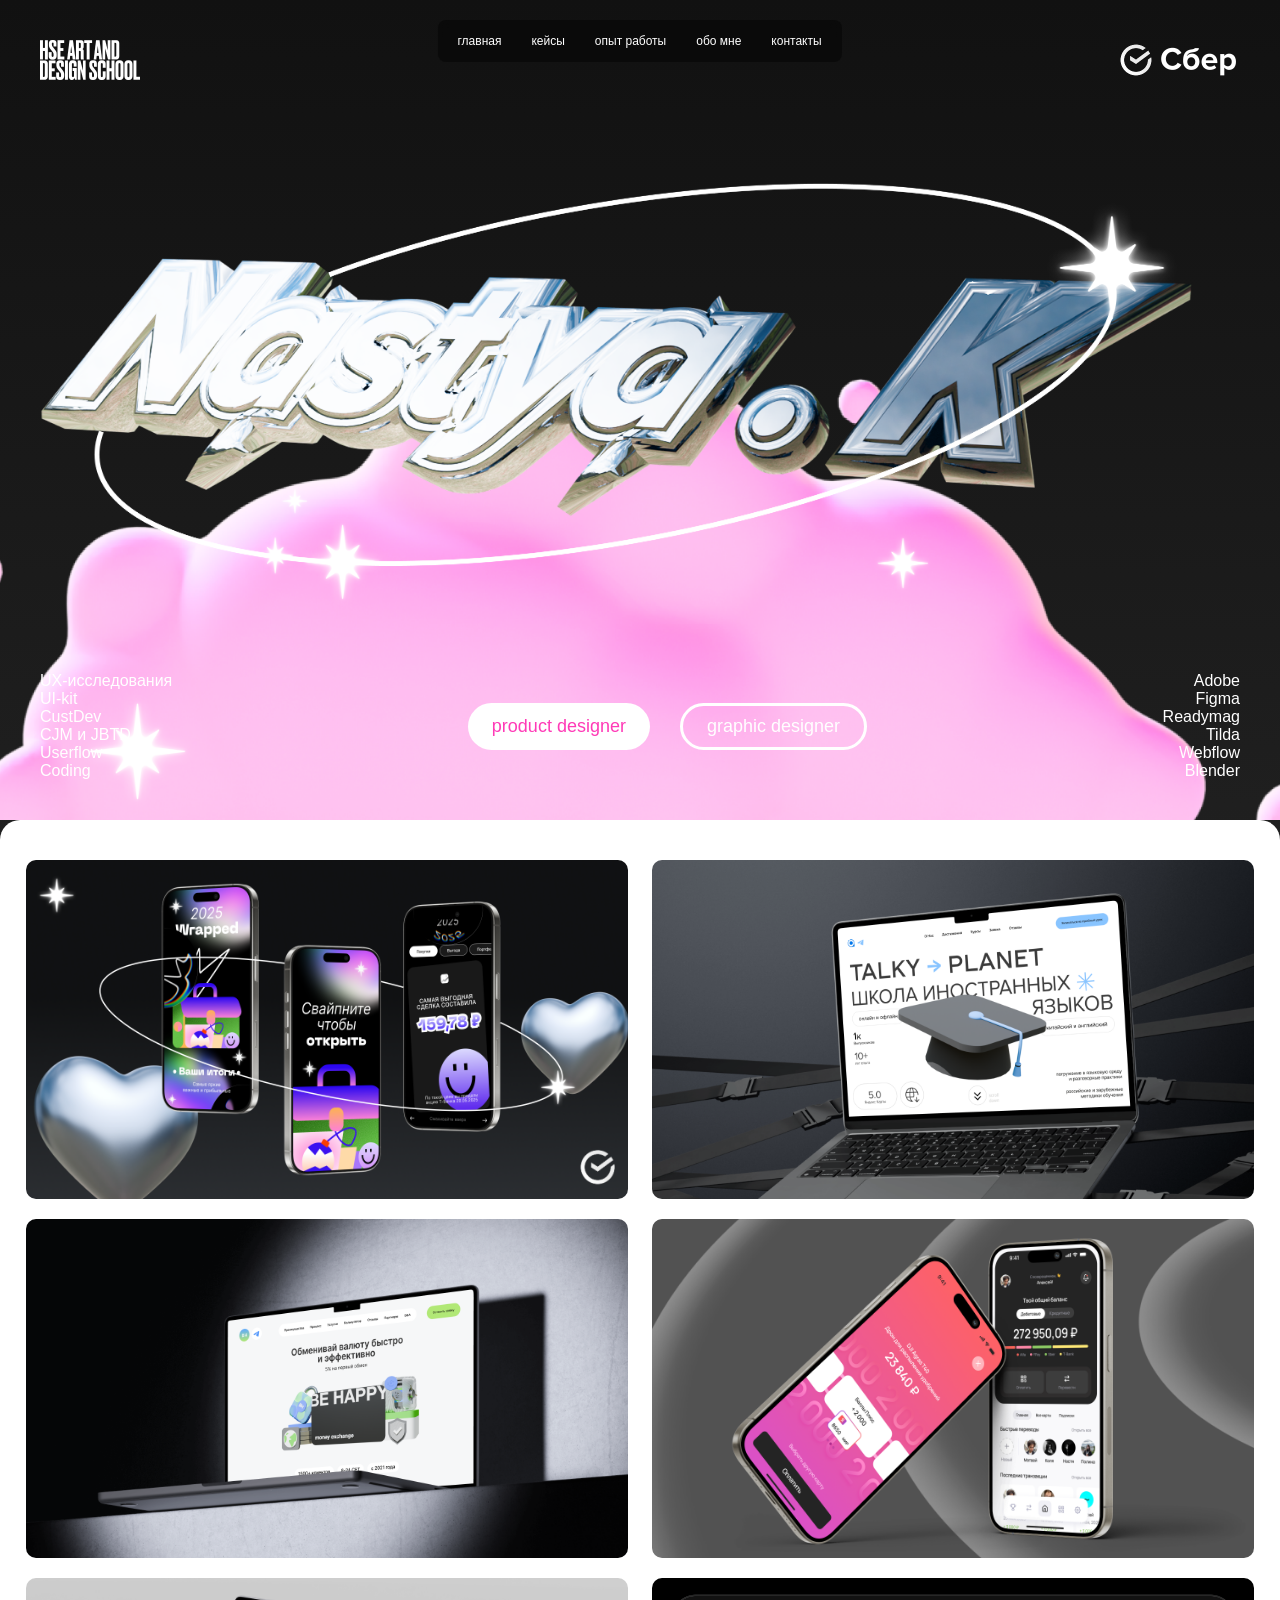
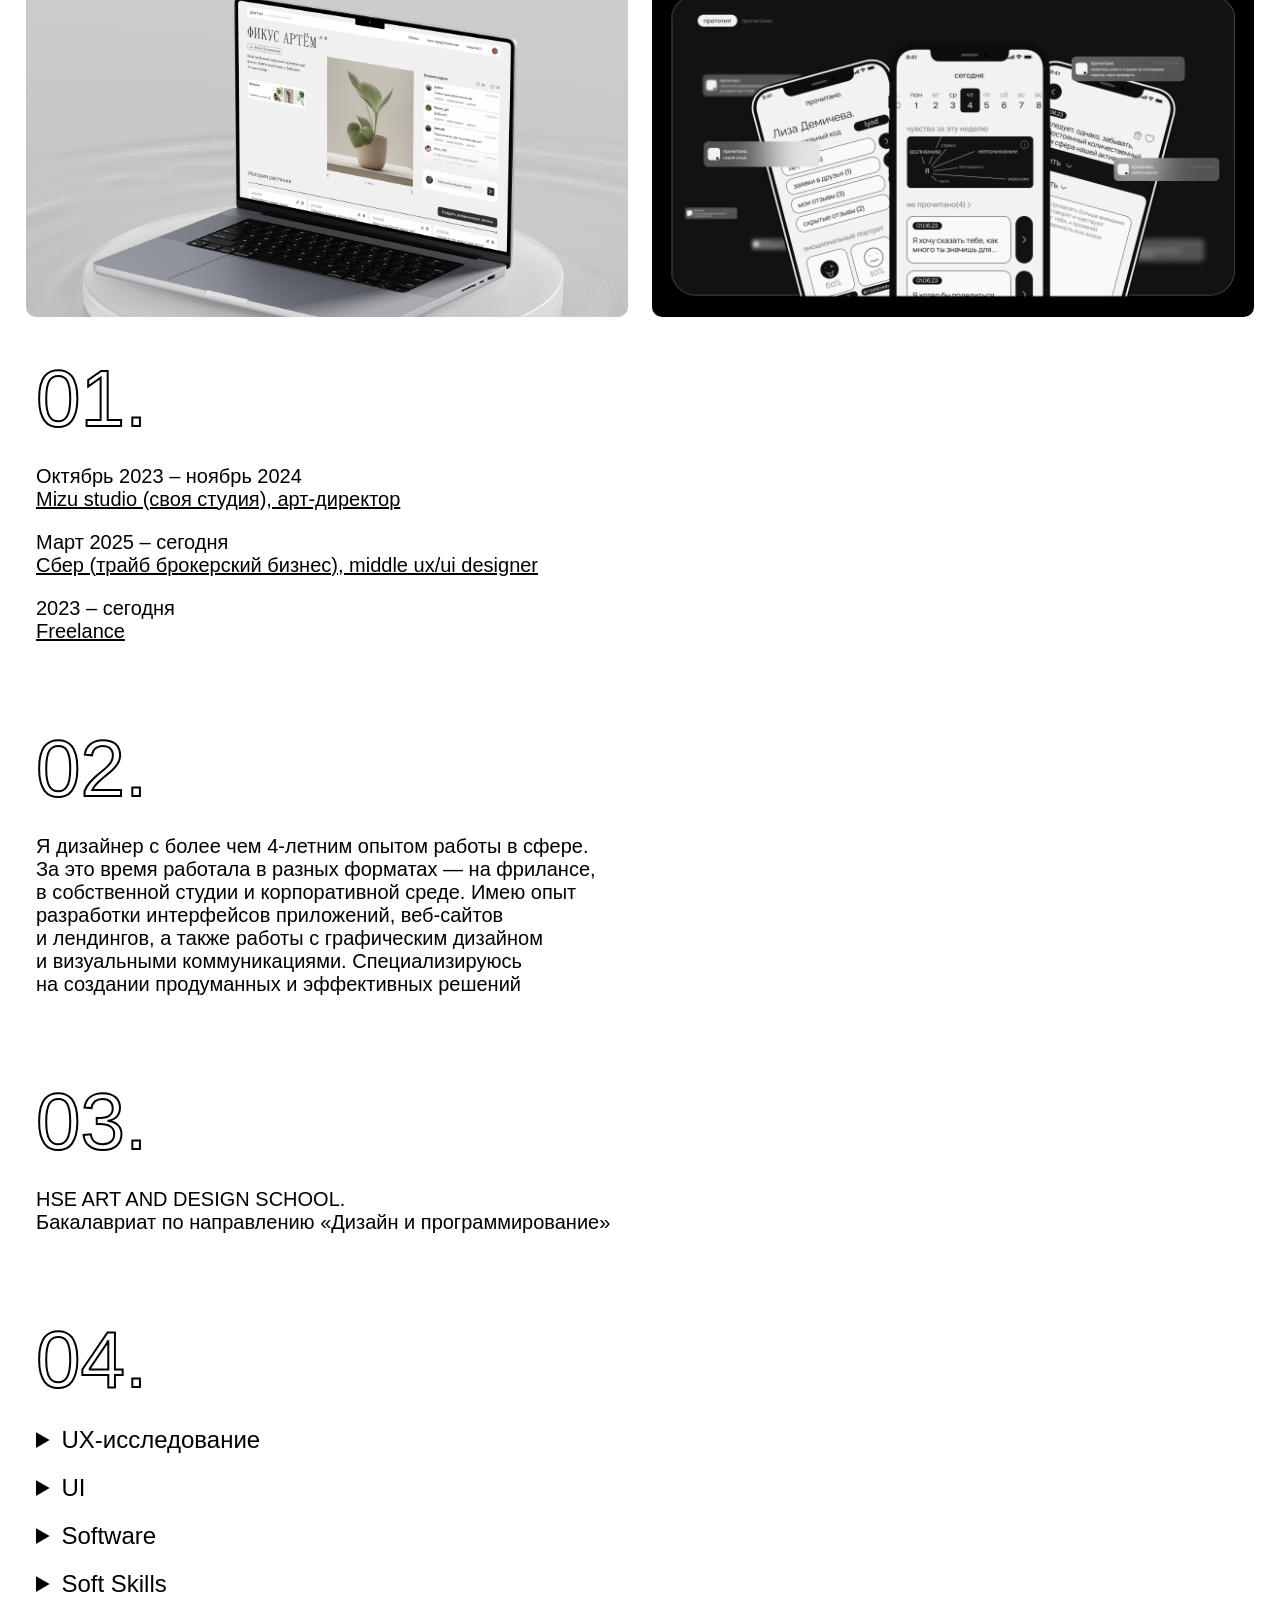
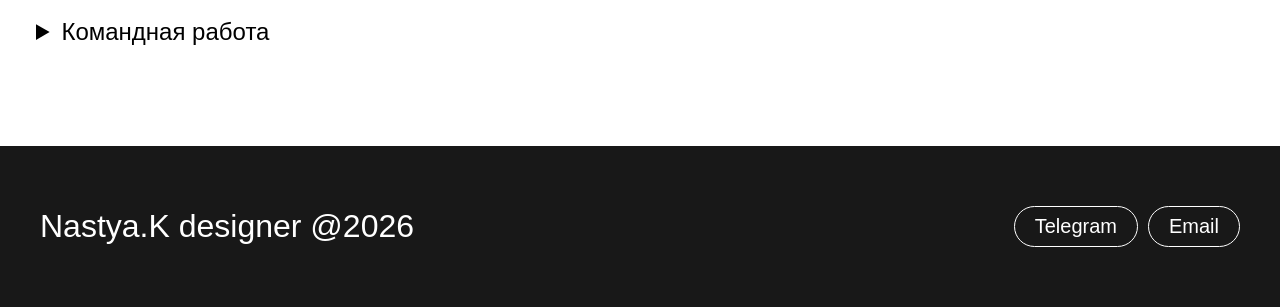
<file: index.html>
<!DOCTYPE html>
<html lang="ru">
  <head>
    <meta charset="UTF-8" />
    <title>Моё портфолио</title>
    <link rel="stylesheet" href="scss/style.css" />
  </head>
  <body class="page1">
    <header>
      <div class="menu">
        <a href="index.html#section1" class="point">главная</a>
        <a href="index.html#section2" class="point">кейсы</a>
        <a href="index.html#section4" class="point">опыт работы</a>
        <a href="index.html#section3" class="point">обо мне</a>
        <a href="index.html#section5" class="point">контакты</a>
      </div>
    </header>

    <div class="section1" id="section1">
      <div class="logos">
        <div class="pic1"></div>
        <div class="pic2"></div>
      </div>
      <div class="block1">
        <div class="descript1">
          UX-исследования <br />
          UI-kit <br />
          CustDev <br />
          CJM и JBTD <br />
          Userflow <br />
          Coding
        </div>
        <div class="tags">
          <div class="tag1">product designer</div>
          <div class="tag2">graphic designer</div>
        </div>
        <div class="descript2">
          Adobe <br />
          Figma <br />
          Readymag <br />
          Tilda <br />
          Webflow <br />
          Blender
        </div>
      </div>
    </div>

    <div class="section2" id="section2">
      <div class="works">
        <div class="cases1">
          <div class="case1">
            <div class="container1">
              <div class="hidden-div1">
                <h3>Сбер</h3>
                <a href="sber.html" class="button-link">Смотреть проект</a>
              </div>
            </div>
          </div>
          <div class="case2">
            <div class="container1">
              <div class="hidden-div1">
                <h3>BE HAPPY</h3>
                <a href="behappy.html" class="button-link">Смотреть проект</a>
              </div>
            </div>
          </div>
          <div class="case5">
            <div class="container1">
              <div class="hidden-div1">
                <h3>Plantier</h3>
                <a href="plantier.html" class="button-link">Смотреть проект</a>
              </div>
            </div>
          </div>
        </div>
        <div class="cases2">
          <div class="case4">
            <div class="container1">
              <div class="hidden-div1">
                <h3>Talky planet</h3>
                <a href="tp.html" class="button-link">Смотреть проект</a>
              </div>
            </div>
          </div>
          <div class="case3">
            <div class="container1">
              <div class="hidden-div1">
                <h3>
                  Хакатон ВТБ. <br />
                  1 место
                </h3>
                <a href="vtb.html" class="button-link">Смотреть проект</a>
              </div>
            </div>
          </div>
          <div class="case6">
            <div class="container1">
              <div class="hidden-div1">
                <h3>Прочитано.</h3>
                <a href="read.html" class="button-link">Смотреть проект</a>
              </div>
            </div>
          </div>
        </div>
      </div>
    </div>

    <div class="about">
      <div class="section4" id="section4">
        <div class="text1">
          <div class="title">
            <h1 class="number">01.</h1>
            <h2 class="typing" data-text="Опыт работы"></h2>
          </div>
          <div class="sub1">
            <p class="textstr">Октябрь 2023 – ноябрь 2024</p>
            <p class="text">Mizu studio (своя студия), арт-директор</p>
          </div>
          <div class="sub2">
            <p class="textstr">Март 2025 – сегодня</p>
            <p class="text">
              Сбер (трайб брокерский бизнес), middle ux/ui designer
            </p>
          </div>
          <div class="sub3">
            <p class="textstr">2023 – сегодня</p>
            <p class="text">Freelance</p>
          </div>
        </div>
      </div>
      <div class="section3" id="section3">
        <div class="text1">
          <div class="title">
            <h1 class="number">02.</h1>
            <h2 class="typing" data-text="Обо мне"></h2>
          </div>
          <p>
            Я&nbsp;дизайнер с&nbsp;более чем 4-летним опытом работы
            в&nbsp;сфере. За&nbsp;это время работала в&nbsp;разных
            форматах&nbsp;&mdash; на&nbsp;фрилансе, в&nbsp;собственной студии
            и&nbsp;корпоративной среде. Имею опыт разработки интерфейсов
            приложений, веб-сайтов и&nbsp;лендингов, а&nbsp;также работы
            с&nbsp;графическим дизайном и&nbsp;визуальными коммуникациями.
            Специализируюсь на&nbsp;создании продуманных и&nbsp;эффективных
            решений
          </p>
        </div>
      </div>
      <div class="section5" id="section5">
        <div class="text1">
          <div class="title">
            <h1 class="number">03.</h1>
            <h2 class="typing" data-text="Образование"></h2>
          </div>
          <p>
            HSE ART AND DESIGN SCHOOL. <br />Бакалавриат по&nbsp;направлению
            &laquo;Дизайн и&nbsp;программирование&raquo;
          </p>
        </div>
      </div>
      <div class="section6" id="section6">
        <div class="text1">
          <div class="title">
            <h1 class="number">04.</h1>
            <h2 class="typing" data-text="Скиллы"></h2>
          </div>
          <details>
            <summary class="tag">UX-исследование</summary>
            <ul>
              <li>
                Составления форм для проведения интервью и&nbsp;сбора аналитики
              </li>
              <li>Количественные и&nbsp;качественные исследования</li>
              <li>Тестирование UI-kit</li>
              <li>CustDev</li>
              <li>CJM и JBTD</li>
              <li>Анализ конкурентов</li>
              <li>А/Б тесты</li>
            </ul>
          </details>
          <details>
            <summary class="tag">UI</summary>
            <ul>
              <li>Поиск стилистического решения</li>
              <li>Варфреймы</li>
              <li>Дизайн-система</li>
              <li>Компоненты и&nbsp;атомарный подход</li>
              <li>Прототипирование</li>
              <li>Респонсив и&nbsp;адаптивные состояния</li>
            </ul>
          </details>
          <details>
            <summary class="tag">Software</summary>
            <ul>
              <li>Adobe</li>
              <li>Readymag, Tilda, Webflow, Figma, FigJam</li>
              <li>Miro, Jira</li>
              <li>Blender, Cinema 4d</li>
              <li>HTML, CSS, JavaScript, Ruby on Rails, Swift, Git</li>
            </ul>
          </details>
          <details>
            <summary class="tag">Soft Skills</summary>
            <ul>
              <li>Коммуникабельность и эмпатия</li>
              <li>Стрессоустойчивость</li>
              <li>Гибкость, упорство, стремление к обучению</li>
              <li>Тайм-менеджмент</li>
            </ul>
          </details>
          <details>
            <summary class="tag">Командная работа</summary>
            <div class="team">
              Работаю в&nbsp;команде, взаимодействовую
              с&nbsp;ux-исследователями, коммуникационными дизайнерами,
              разработчиками и&nbsp;редакторами. Была дизайнером
              и&nbsp;арт-директором в&nbsp;студии, которую мы&nbsp;создали
              с&nbsp;однокурсниками
            </div>
          </details>
        </div>
      </div>
    </div>
    <div class="section7" id="section7">
      <div class="name" href>Nastya.K designer @2026</div>
      <div class="contacts">
        <a href="https://t.me/nastya_kd" target="_blank">
          <h4 class="tg">Telegram</h4>
        </a>
        <a href="mailto:anastasia.kolodina107@gmail.com" target="_blank">
          <h4 class="email">Email</h4>
        </a>
      </div>
    </div>

    <script src="script.js"></script>
  </body>
</html>
</file>
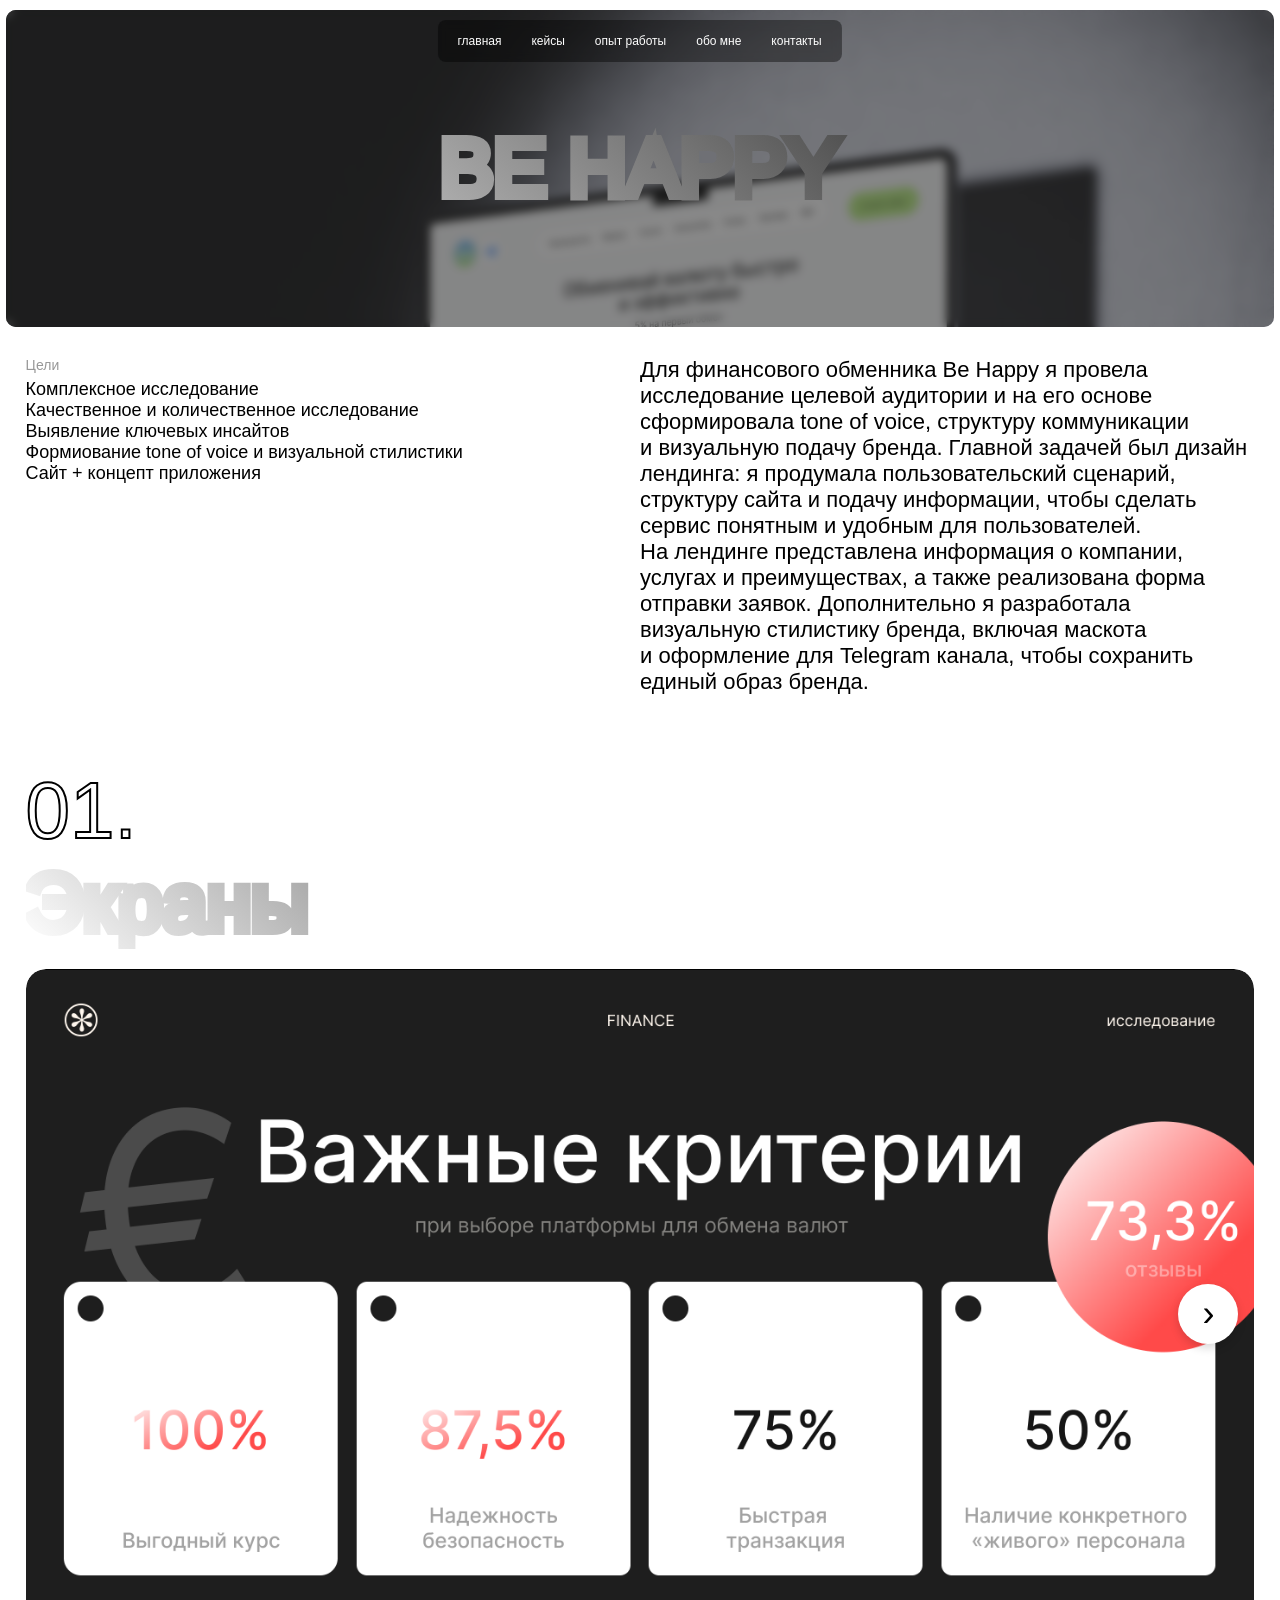
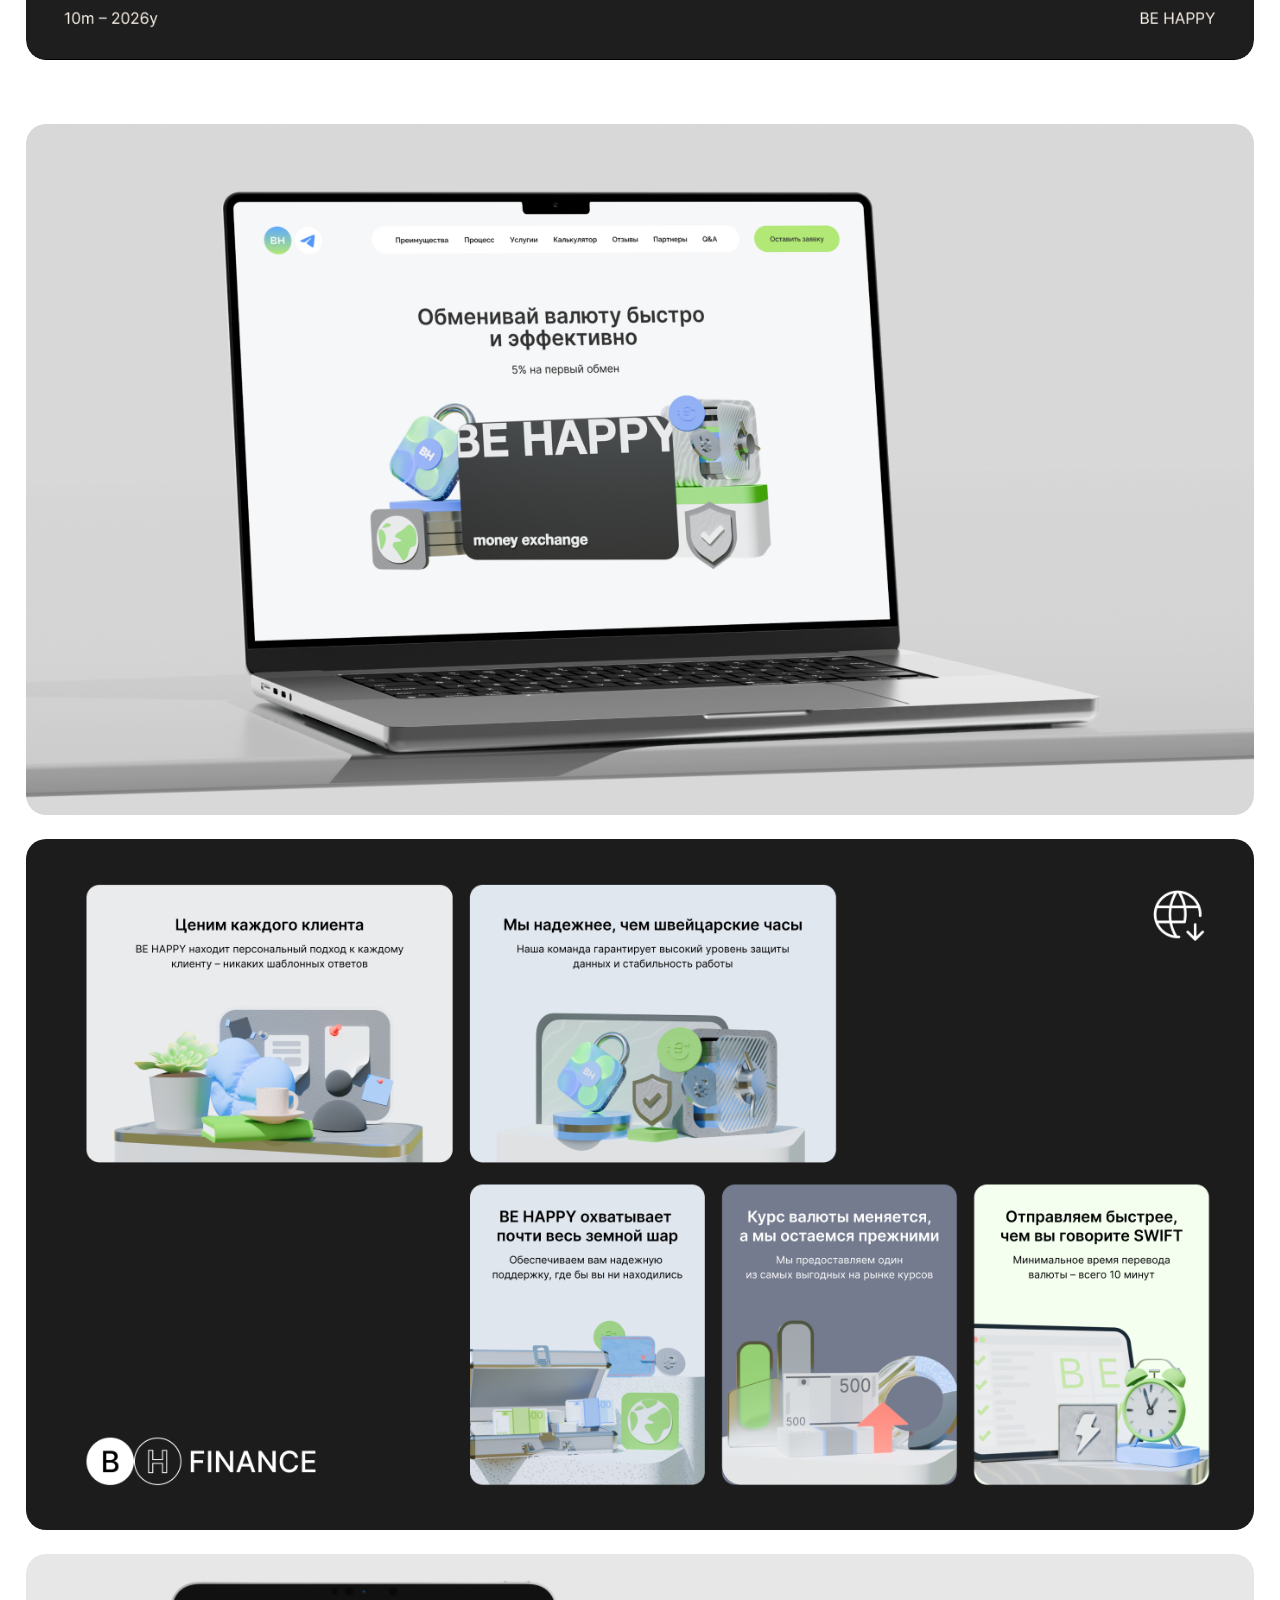
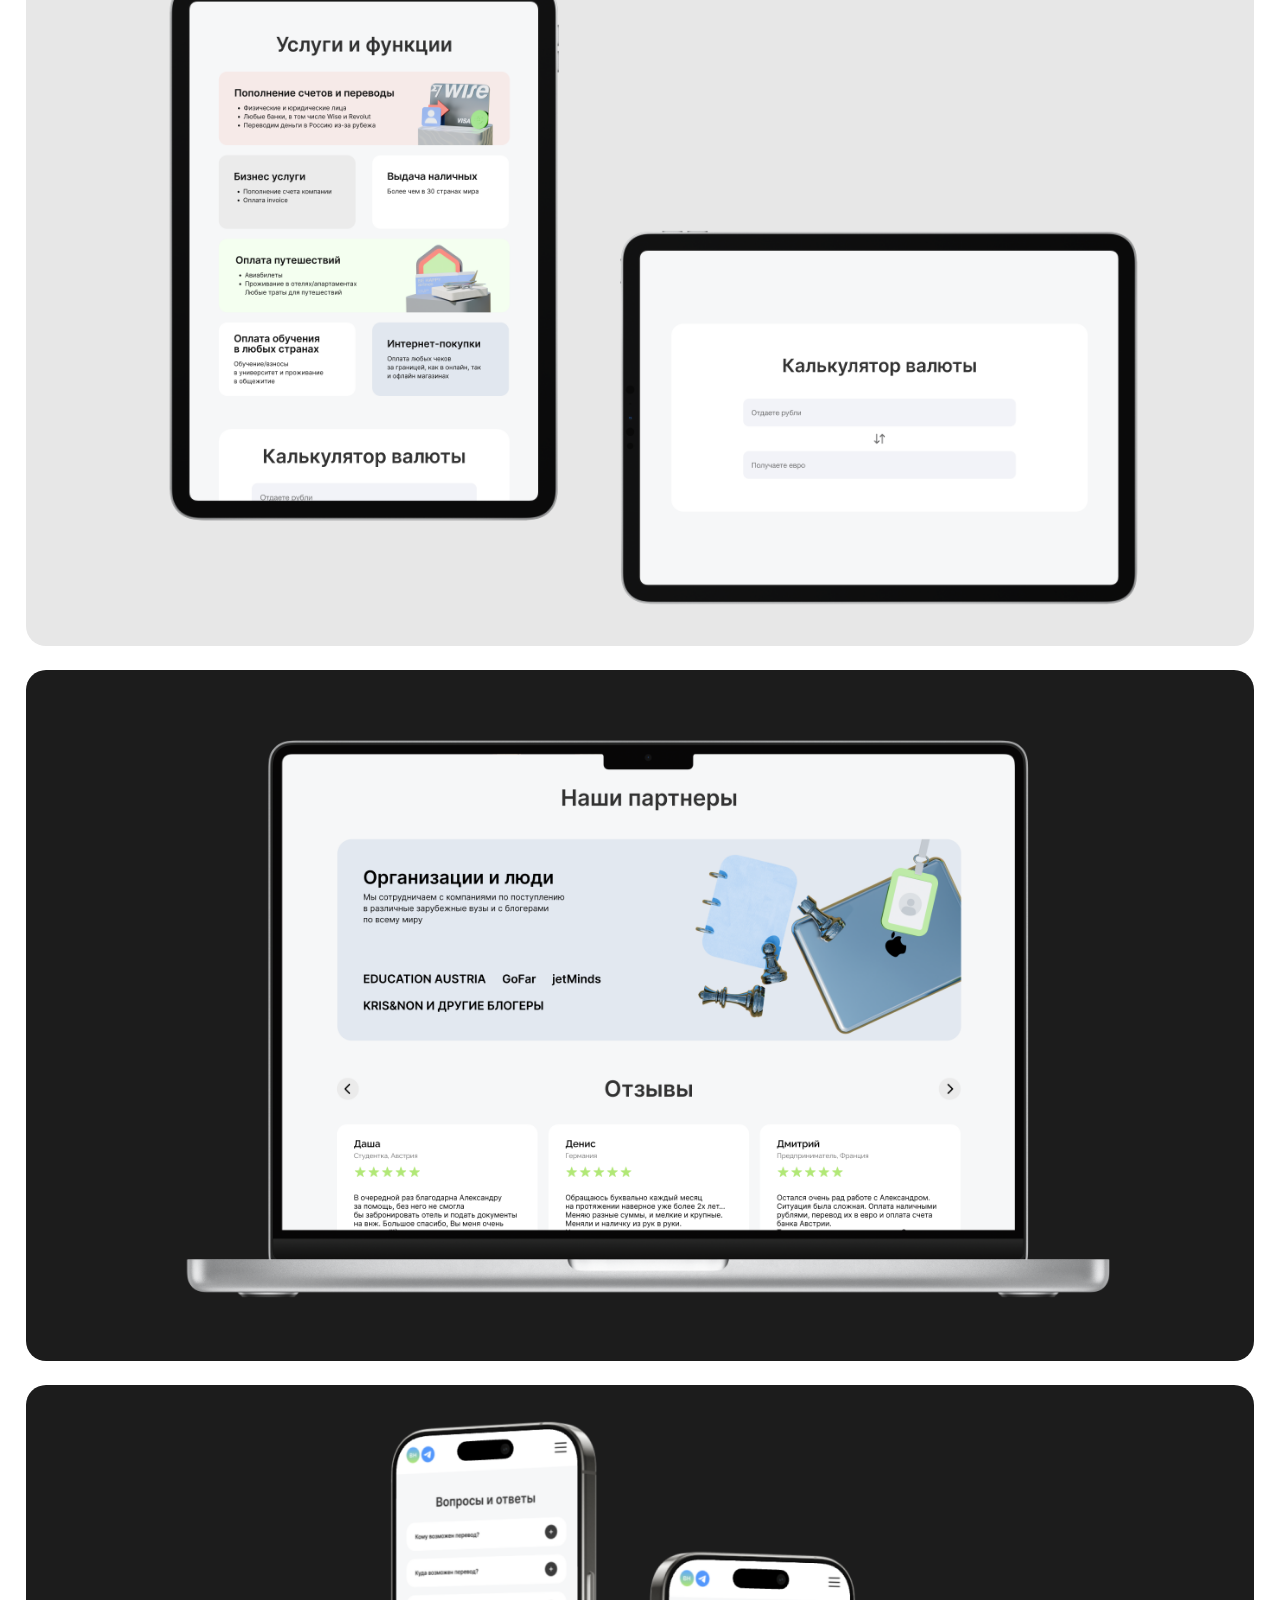
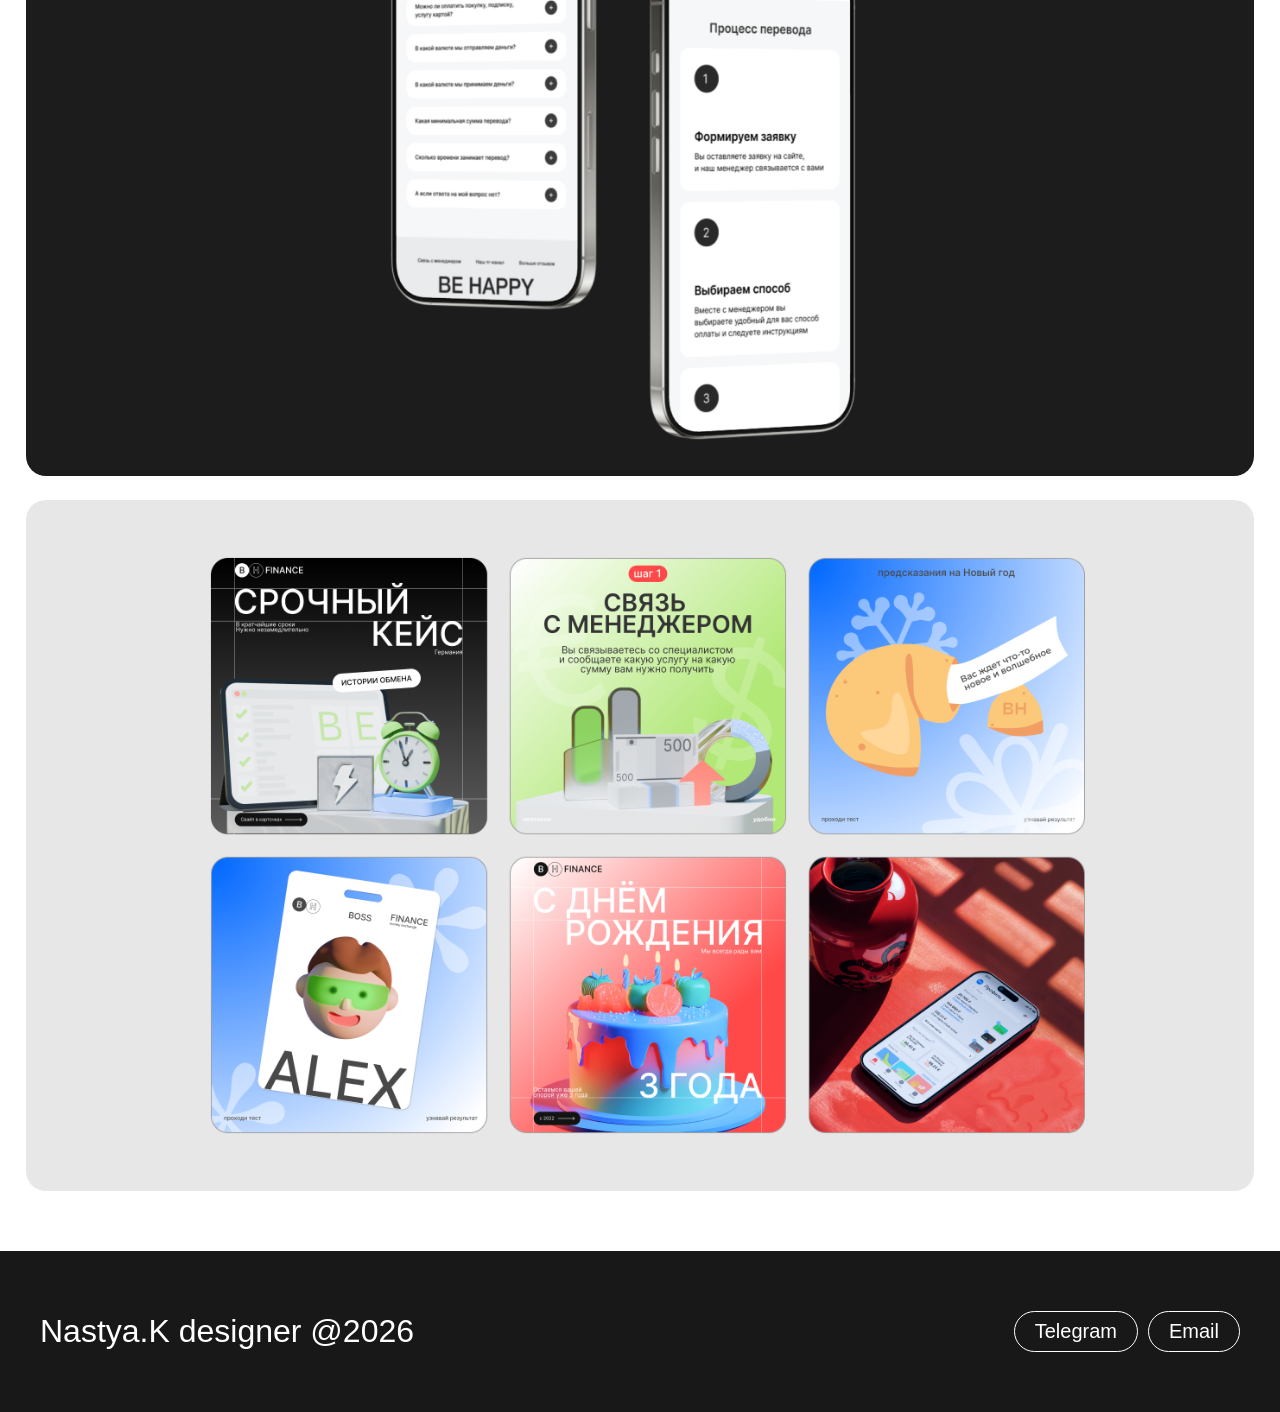
<file: behappy.html>
<!DOCTYPE html>
<html lang="ru">
  <head>
    <meta charset="UTF-8" />
    <title>Моё портфолио</title>
    <link rel="stylesheet" href="scss/style.css" />
    <script src="script.js" defer></script>
  </head>
  <body class="page2">
    <header>
      <div class="menu">
        <a href="index.html#section1" class="point">главная</a>
        <a href="index.html#section2" class="point">кейсы</a>
        <a href="index.html#section4" class="point">опыт работы</a>
        <a href="index.html#section3" class="point">обо мне</a>
        <a href="index.html#section5" class="point">контакты</a>
      </div>
    </header>
    <div class="cover2">
      <div class="blur"><h3>BE HAPPY</h3></div>
    </div>

    <div class="annotation">
      <div class="teams">
        <div class="work1">
          <h4>Цели</h4>
          <p class="textlitl">
            Комплексное исследование
            <br />
            Качественное и количественное исследование
            <br />
            Выявление ключевых инсайтов
            <br />
            Формиование tone of&nbsp;voice и&nbsp;визуальной стилистики
            <br />
            Сайт + концепт приложения
          </p>
        </div>
      </div>
      <div class="doing">
        <div class="work1">
          <p class="textlitl1">
            Для финансового обменника Be&nbsp;Happy я&nbsp;провела исследование
            целевой аудитории и&nbsp;на&nbsp;его основе сформировала tone
            of&nbsp;voice, структуру коммуникации и&nbsp;визуальную подачу
            бренда. Главной задачей был дизайн лендинга: я&nbsp;продумала
            пользовательский сценарий, структуру сайта и&nbsp;подачу информации,
            чтобы сделать сервис понятным и&nbsp;удобным для пользователей.
            На&nbsp;лендинге представлена информация о&nbsp;компании, услугах
            и&nbsp;преимуществах, а&nbsp;также реализована форма отправки
            заявок. Дополнительно я&nbsp;разработала визуальную стилистику
            бренда, включая маскота и&nbsp;оформление для Telegram канала, чтобы
            сохранить единый образ бренда.
          </p>
        </div>
      </div>
    </div>
    <div class="projects">
      <div class="project">
        <div class="text2">
          <h1 class="number">01.</h1>
          <h2>Экраны</h2>
        </div>
        <div class="photos">
          <div class="slider" id="slider">
            <button class="slider__btn slider__btn--prev">&#8249;</button>

            <div class="slider__viewport">
              <div class="slider__track">
                <div class="slide">
                  <img src="images/prez1.png" alt="" />
                </div>

                <div class="slide">
                  <img src="images/prez2.png" alt="" />
                </div>

                <div class="slide">
                  <img src="images/prez3.png" alt="" />
                </div>

                <div class="slide">
                  <img src="images/prez4.png" alt="" />
                </div>

                <div class="slide">
                  <img src="images/prez5.png" alt="" />
                </div>

                <div class="slide">
                  <img src="images/prez6.png" alt="" />
                </div>
              </div>
            </div>

            <button class="slider__btn slider__btn--next">&#8250;</button>
          </div>
          <div class="photo31"></div>
          <div class="photo32"></div>
          <div class="photo33"></div>
          <div class="photo34"></div>
          <div class="photo35"></div>
          <div class="photo36"></div>
        </div>
      </div>
    </div>
    <div class="section8" id="section8">
      <div class="name" href>Nastya.K designer @2026</div>
      <div class="contacts">
        <a href="https://t.me/nastya_kd" target="_blank">
          <h4 class="tg">Telegram</h4>
        </a>
        <a href="mailto:anastasia.kolodina107@gmail.com" target="_blank">
          <h4 class="email">Email</h4>
        </a>
      </div>
    </div>
  </body>
</html>
</file>
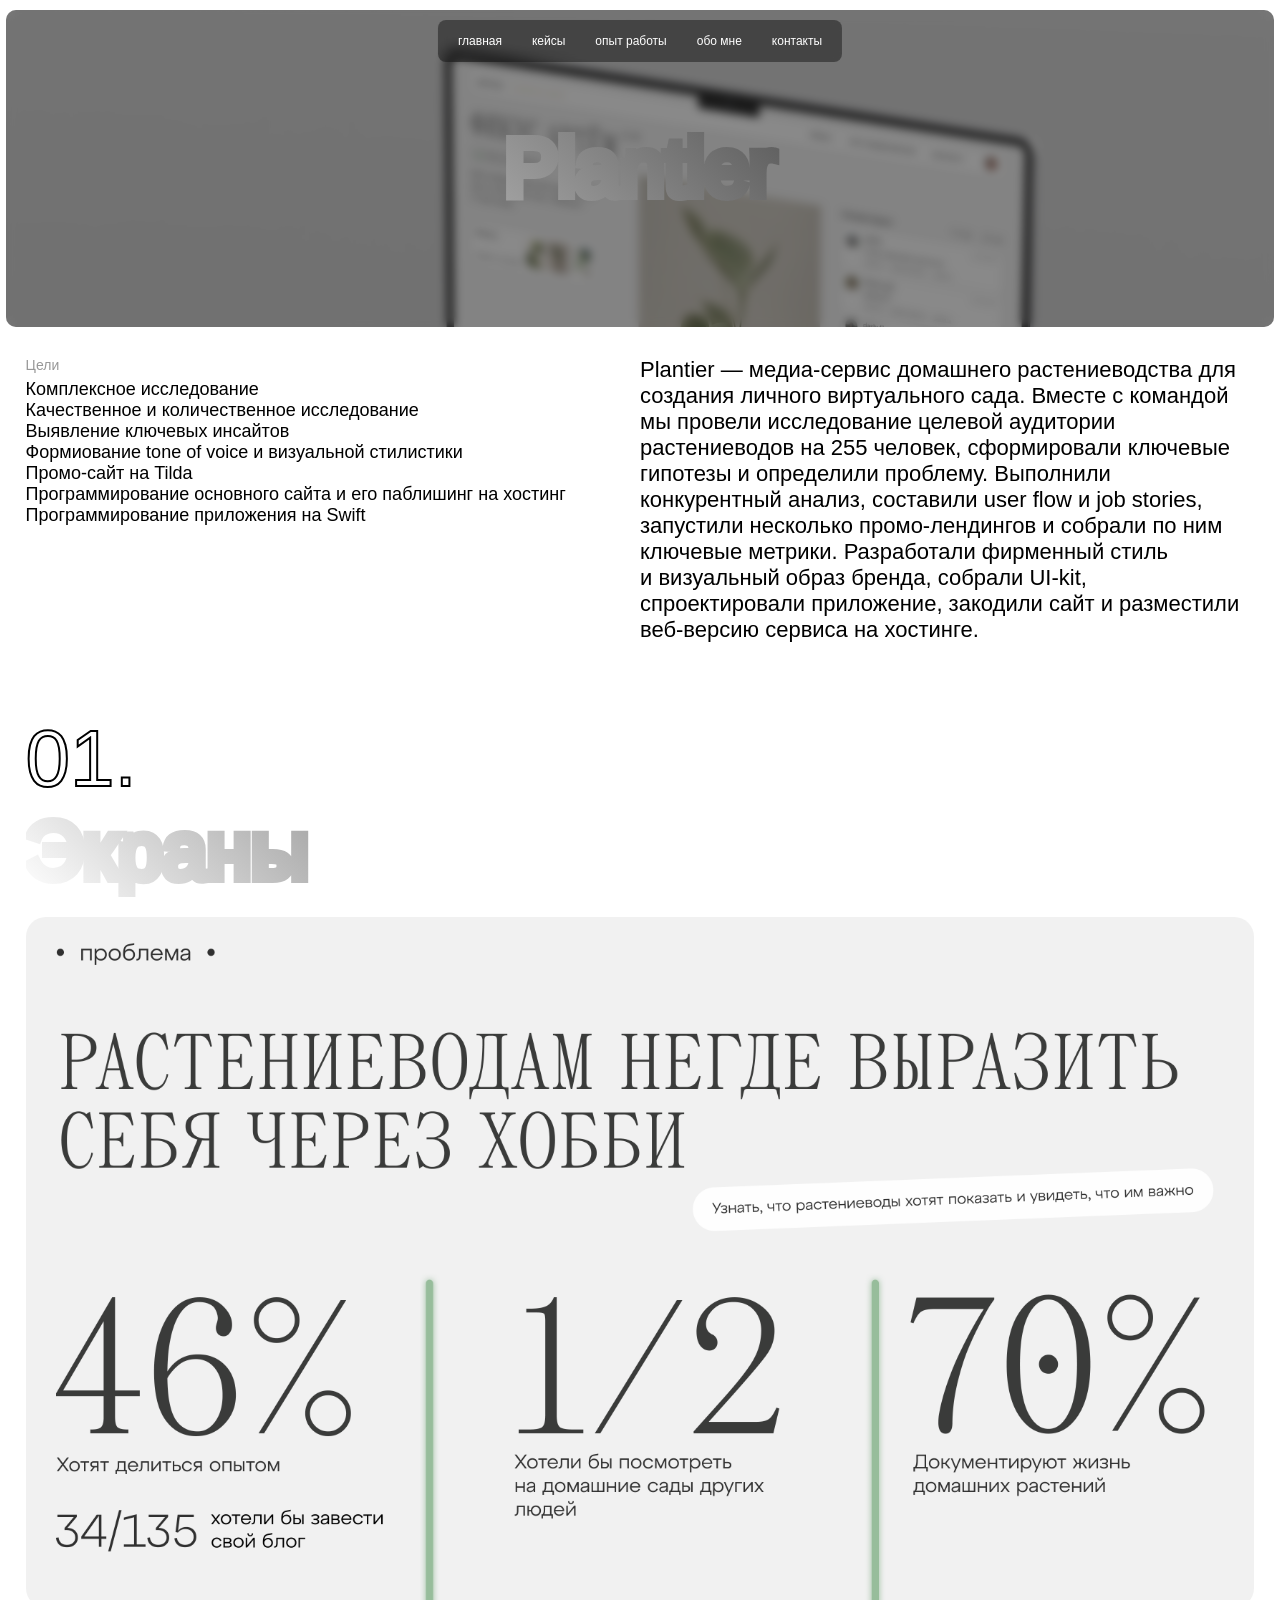
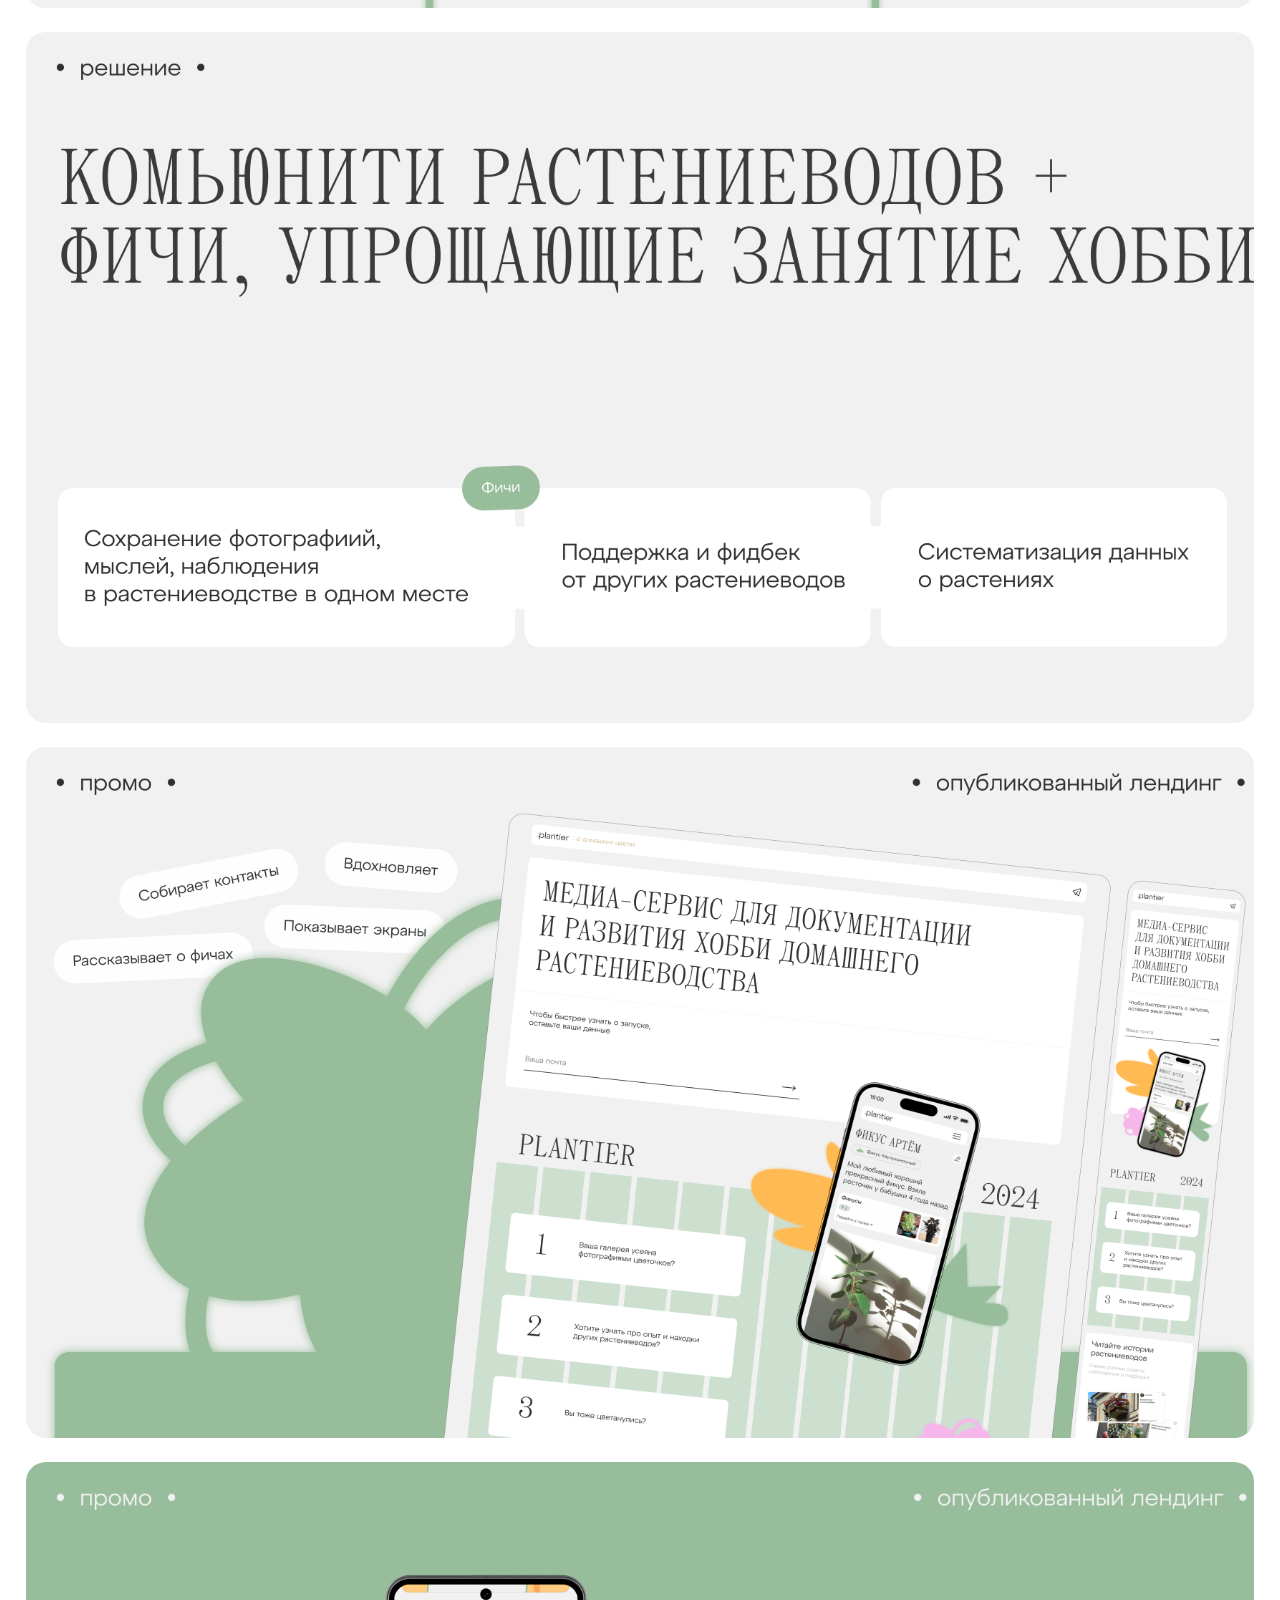
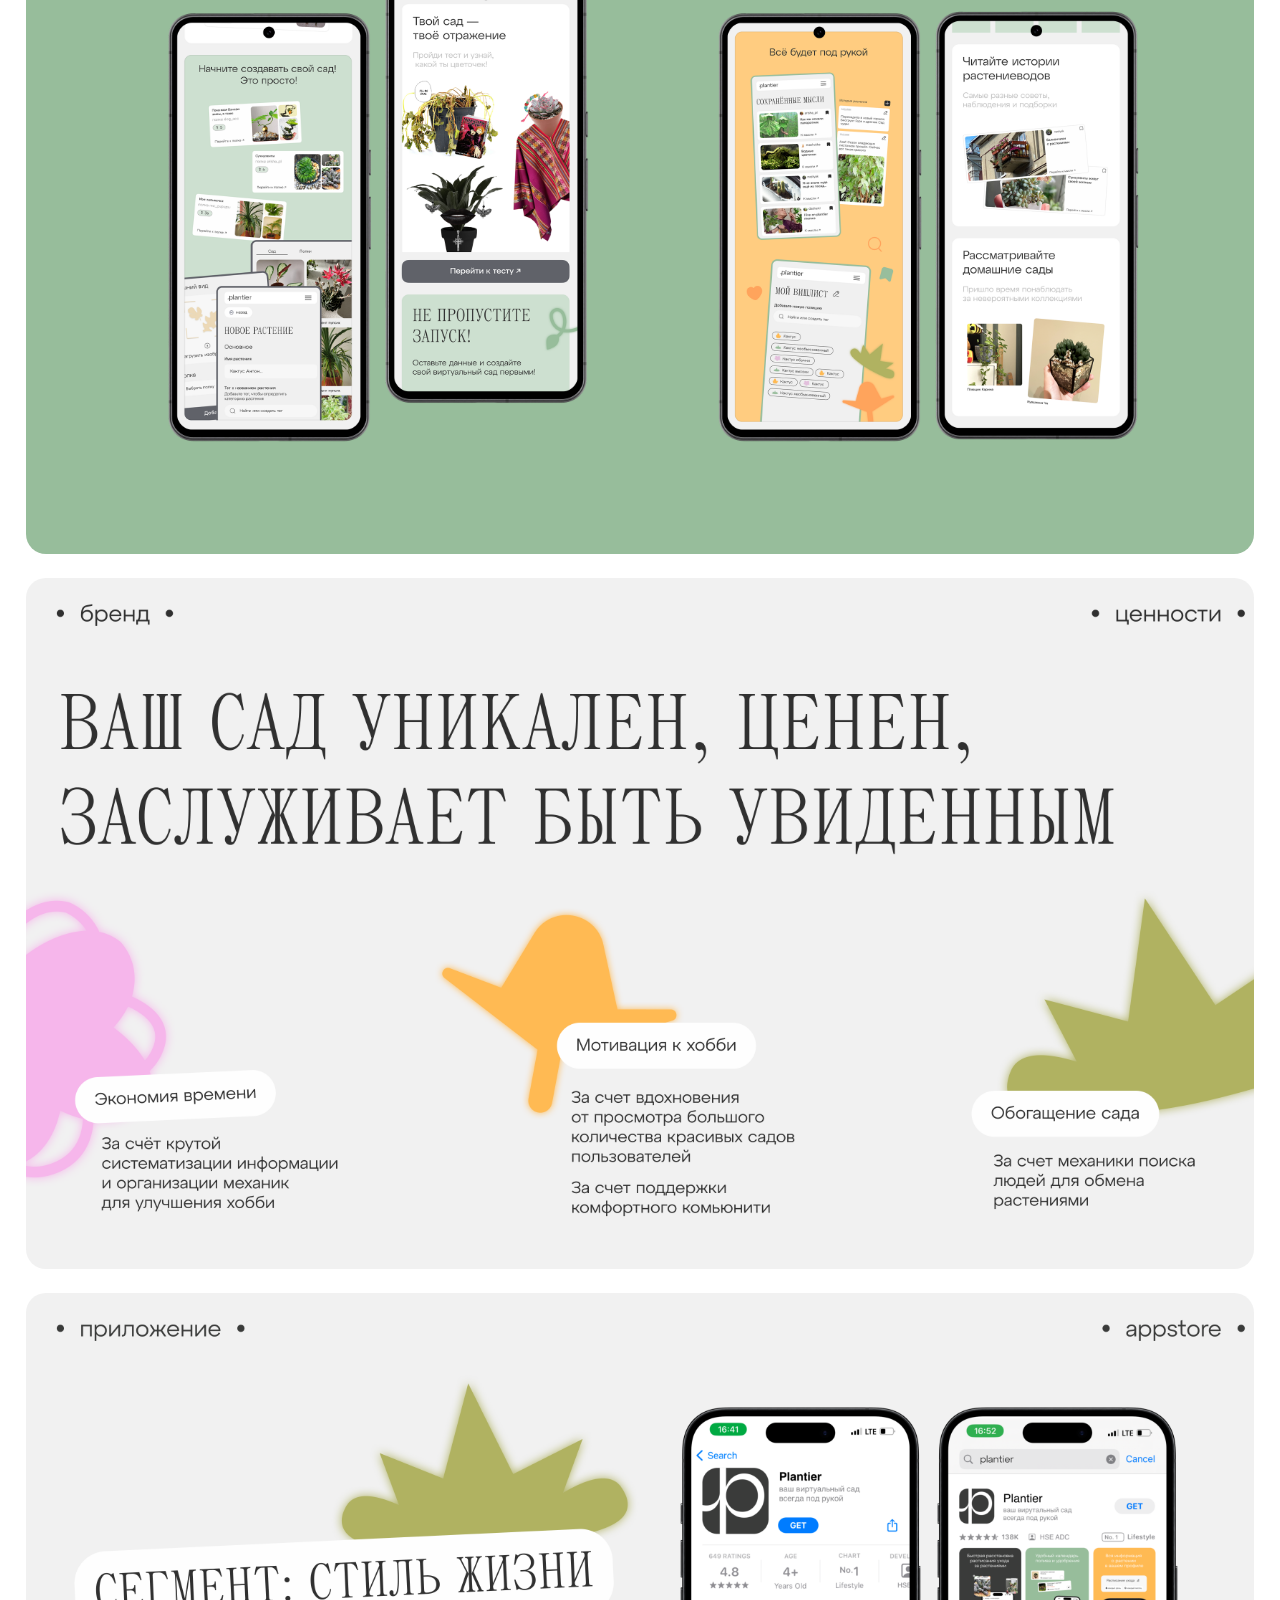
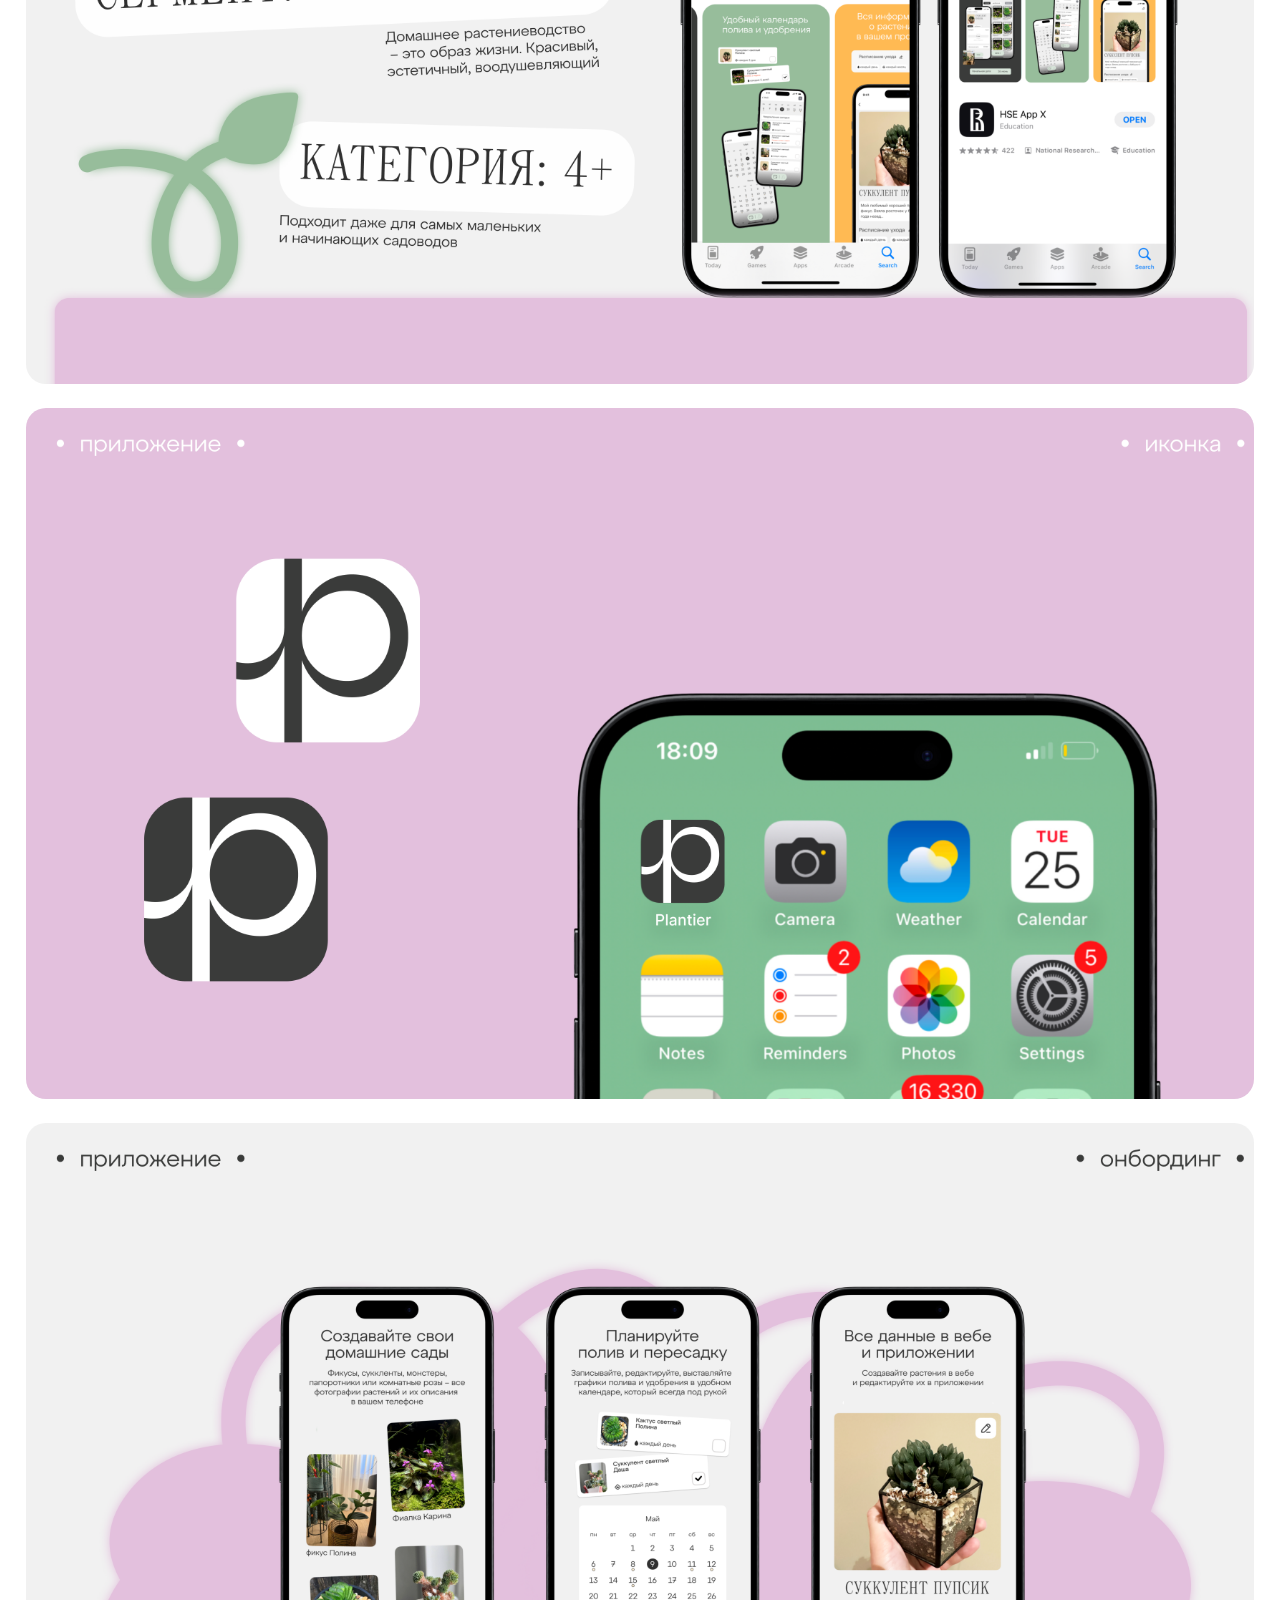
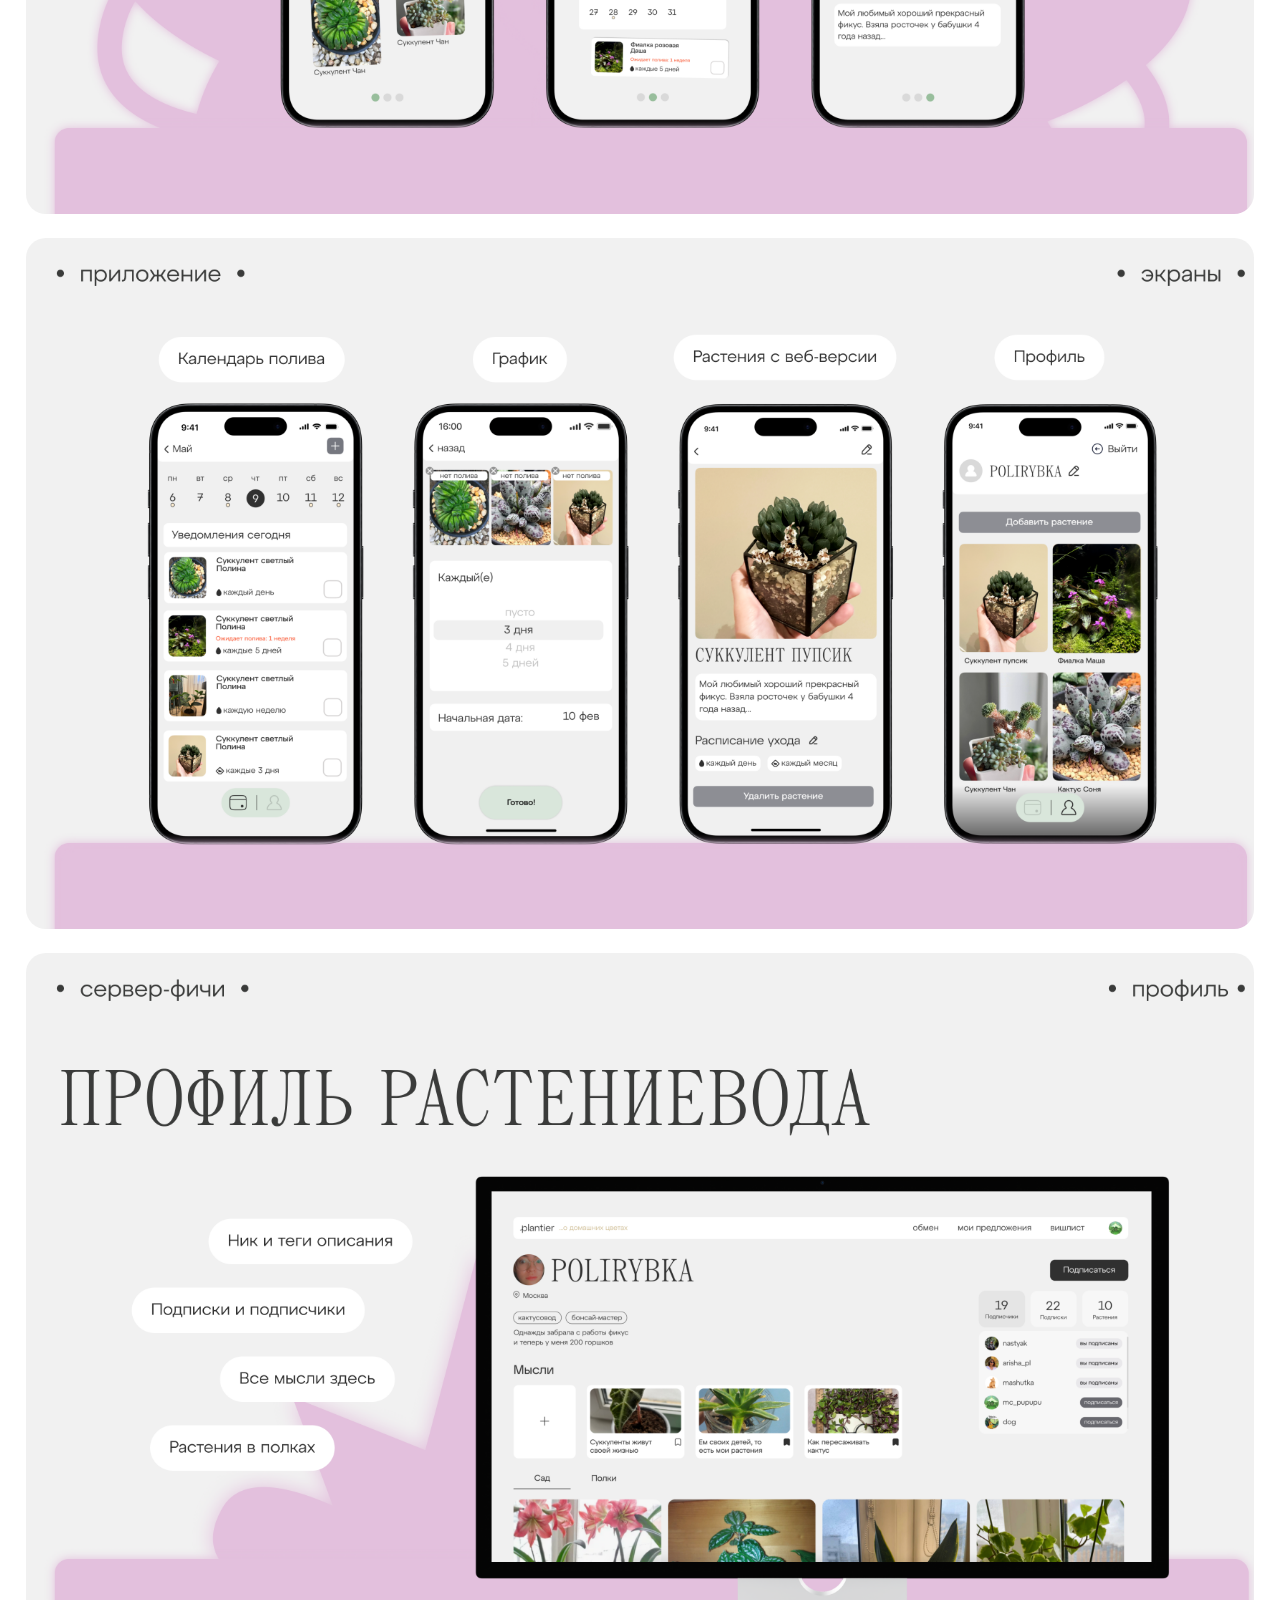
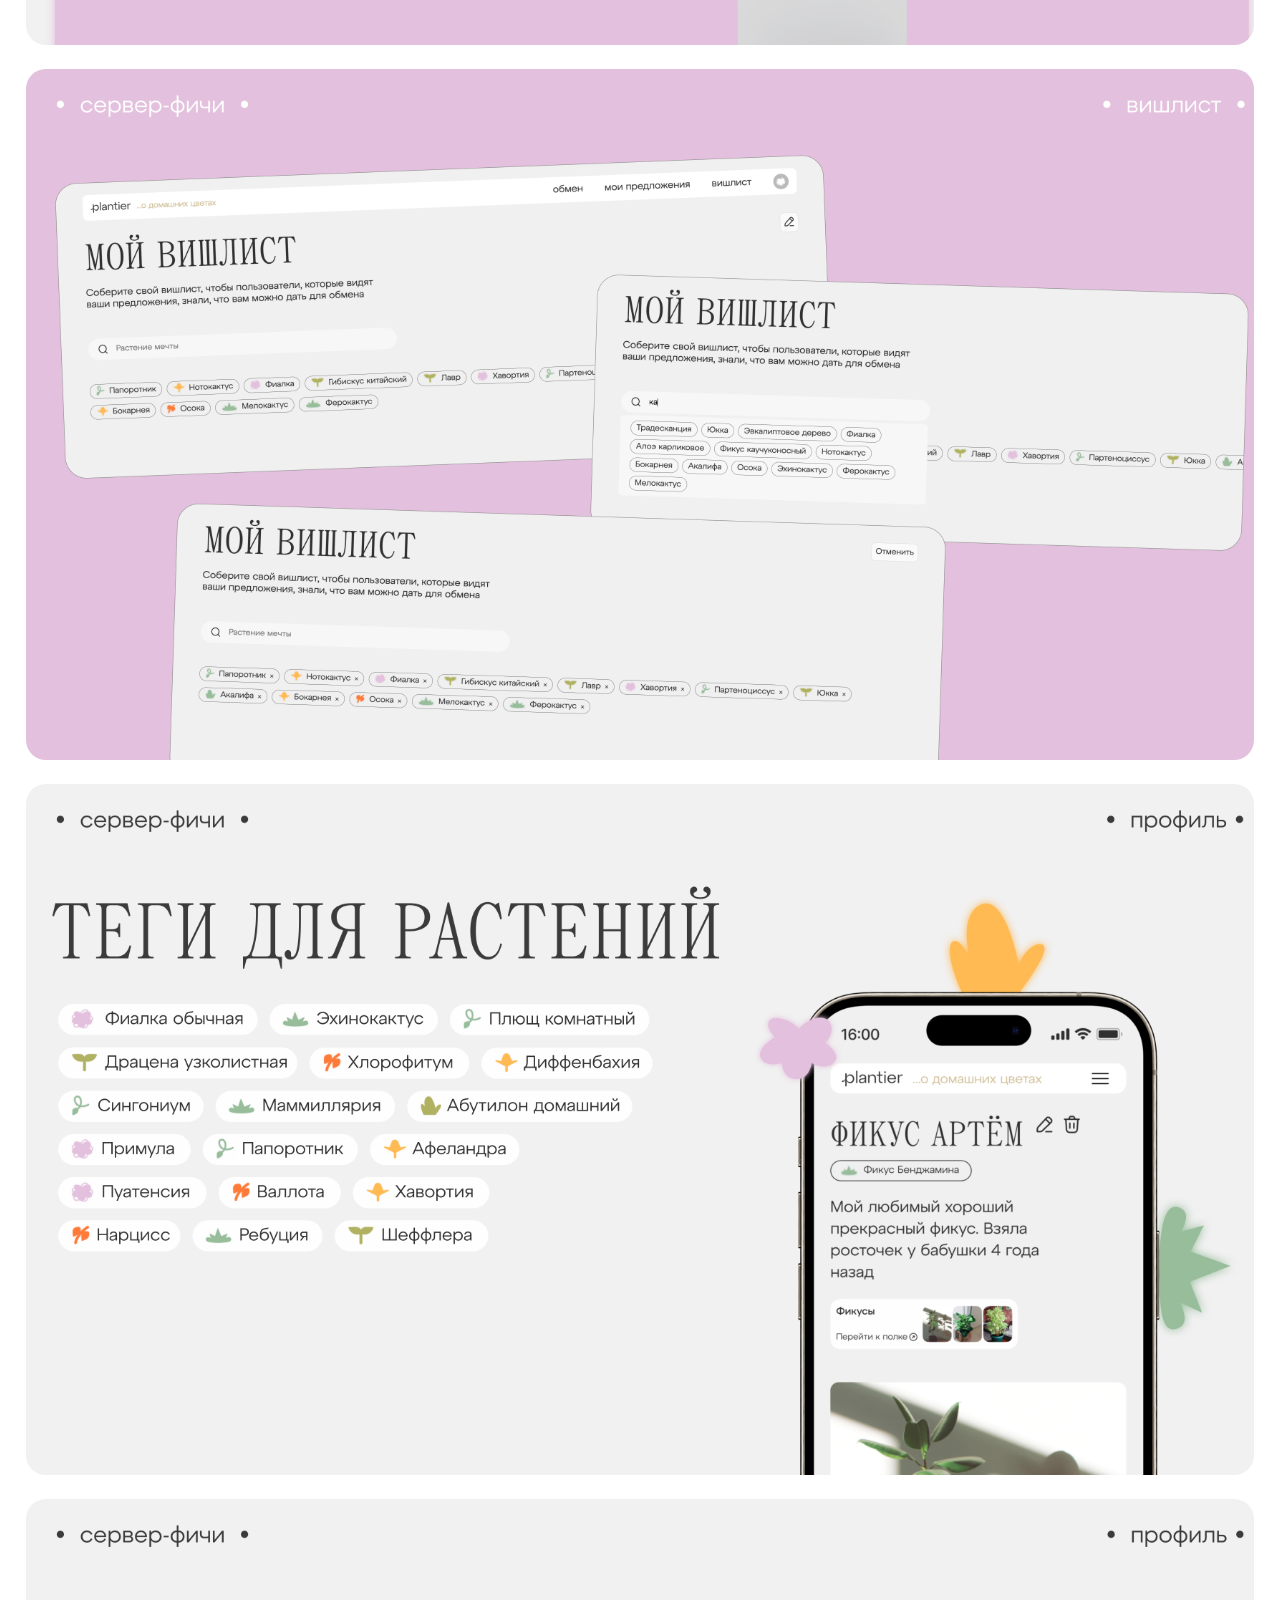
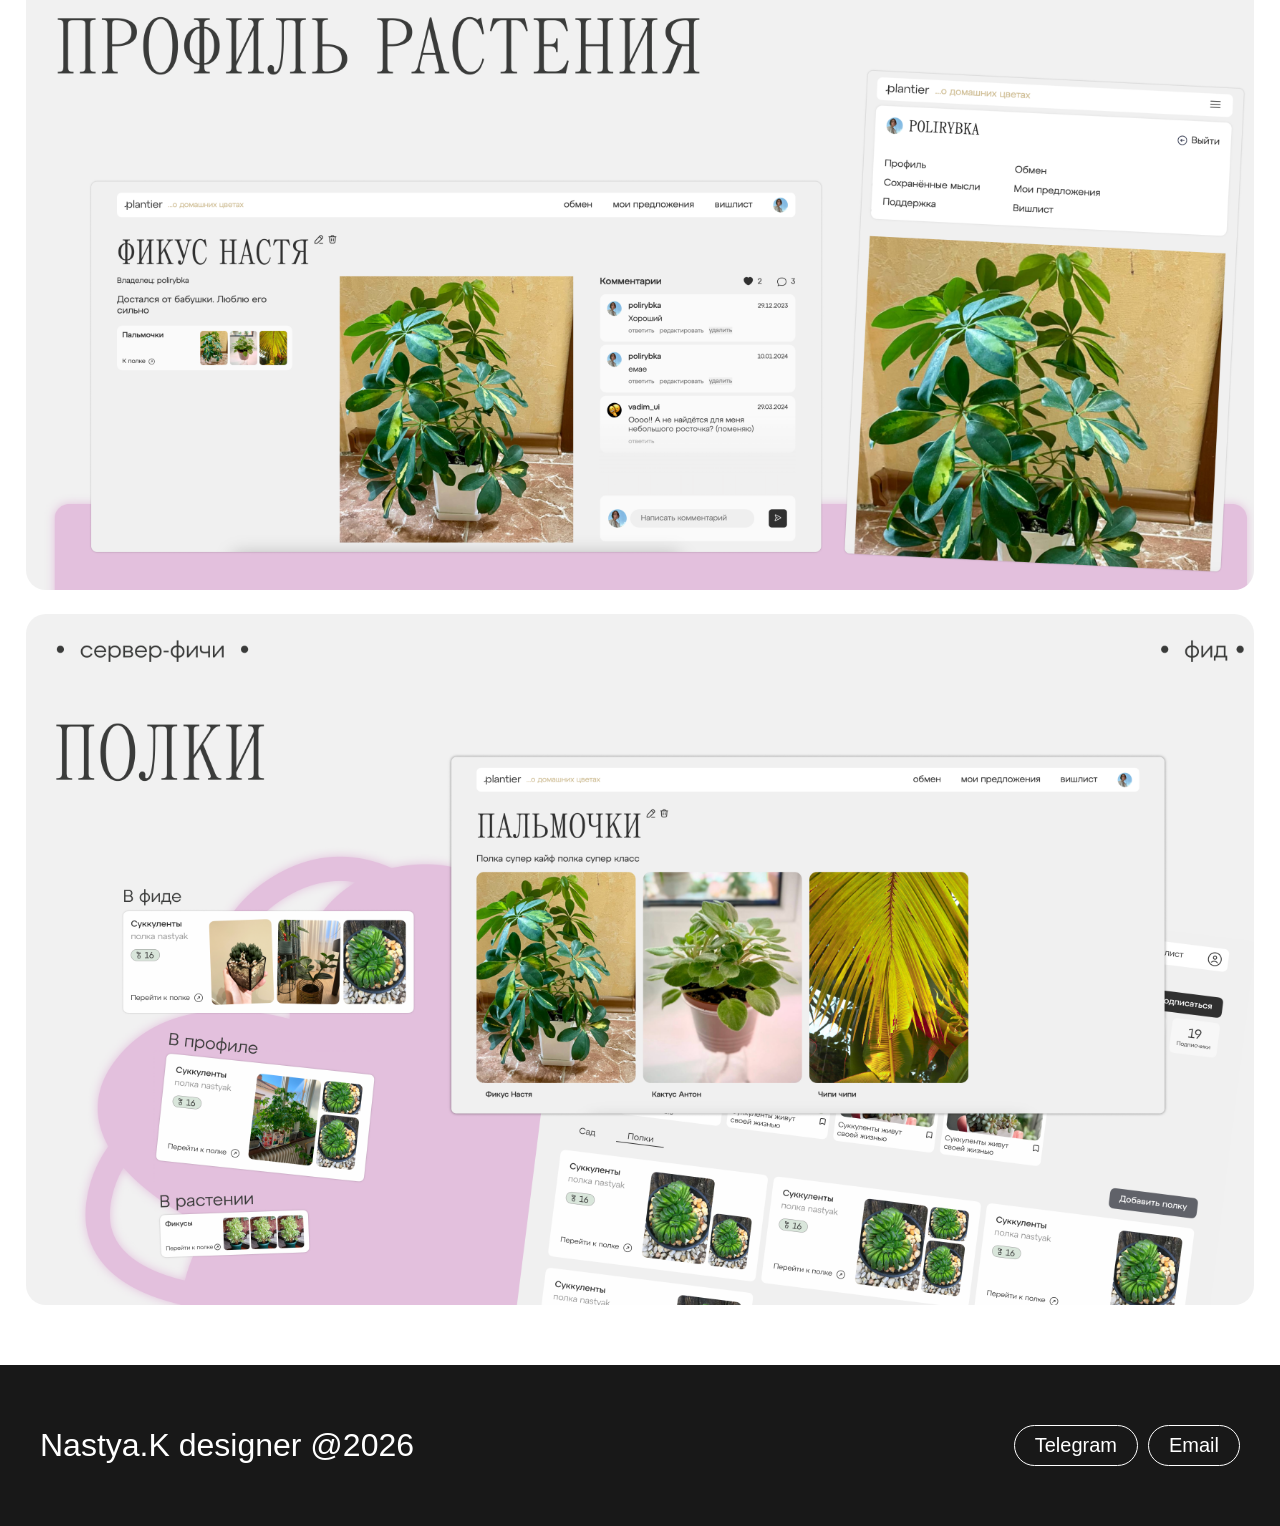
<file: plantier.html>
<!DOCTYPE html>
<html lang="ru">
  <head>
    <meta charset="UTF-8" />
    <title>Моё портфолио</title>
    <link rel="stylesheet" href="scss/style.css" />
    <script src="script.js" defer></script>
  </head>
  <body class="page2">
    <header>
      <div class="menu">
        <a href="index.html#section1" class="point">главная</a>
        <a href="index.html#section2" class="point">кейсы</a>
        <a href="index.html#section4" class="point">опыт работы</a>
        <a href="index.html#section3" class="point">обо мне</a>
        <a href="index.html#section5" class="point">контакты</a>
      </div>
    </header>
    <div class="cover3">
      <div class="blur"><h3>Plantier</h3></div>
    </div>

    <div class="annotation">
      <div class="teams">
        <div class="work1">
          <h4>Цели</h4>
          <p class="textlitl">
            Комплексное исследование
            <br />
            Качественное и количественное исследование
            <br />
            Выявление ключевых инсайтов
            <br />
            Формиование tone of&nbsp;voice и&nbsp;визуальной стилистики
            <br />
            Промо-сайт на Tilda
            <br />
            Программирование основного сайта и его паблишинг на хостинг
            <br />
            Программирование приложения на Swift
          </p>
        </div>
      </div>
      <div class="doing">
        <div class="work1">
          <p class="textlitl1">
            Plantier&nbsp;&mdash; медиа-сервис домашнего растениеводства для
            создания личного виртуального сада. Вместе с&nbsp;командой мы
            провели исследование целевой аудитории растениеводов
            на&nbsp;255&nbsp;человек, сформировали ключевые гипотезы
            и&nbsp;определили проблему. Выполнили конкурентный анализ, составили
            user flow и&nbsp;job stories, запустили несколько промо-лендингов
            и&nbsp;собрали по&nbsp;ним ключевые метрики. Разработали фирменный
            стиль и&nbsp;визуальный образ бренда, собрали UI-kit, спроектировали
            приложение, закодили сайт и&nbsp;разместили веб-версию сервиса
            на&nbsp;хостинге.
          </p>
        </div>
      </div>
    </div>
    <div class="projects">
      <div class="project">
        <div class="text2">
          <h1 class="number">01.</h1>
          <h2>Экраны</h2>
        </div>
        <div class="photos">
          <div class="photo37"></div>
          <div class="photo38"></div>
          <div class="photo39"></div>
          <div class="photo40"></div>
          <div class="photo41"></div>
          <div class="photo42"></div>

          <div class="photo43"></div>
          <div class="photo44"></div>
          <div class="photo45"></div>
          <div class="photo46"></div>
          <div class="photo47"></div>

          <div class="photo48"></div>
          <div class="photo49"></div>
          <div class="photo50"></div>
        </div>
      </div>
    </div>
    <div class="section8" id="section8">
      <div class="name" href>Nastya.K designer @2026</div>
      <div class="contacts">
        <a href="https://t.me/nastya_kd" target="_blank">
          <h4 class="tg">Telegram</h4>
        </a>
        <a href="mailto:anastasia.kolodina107@gmail.com" target="_blank">
          <h4 class="email">Email</h4>
        </a>
      </div>
    </div>
  </body>
</html>
</file>
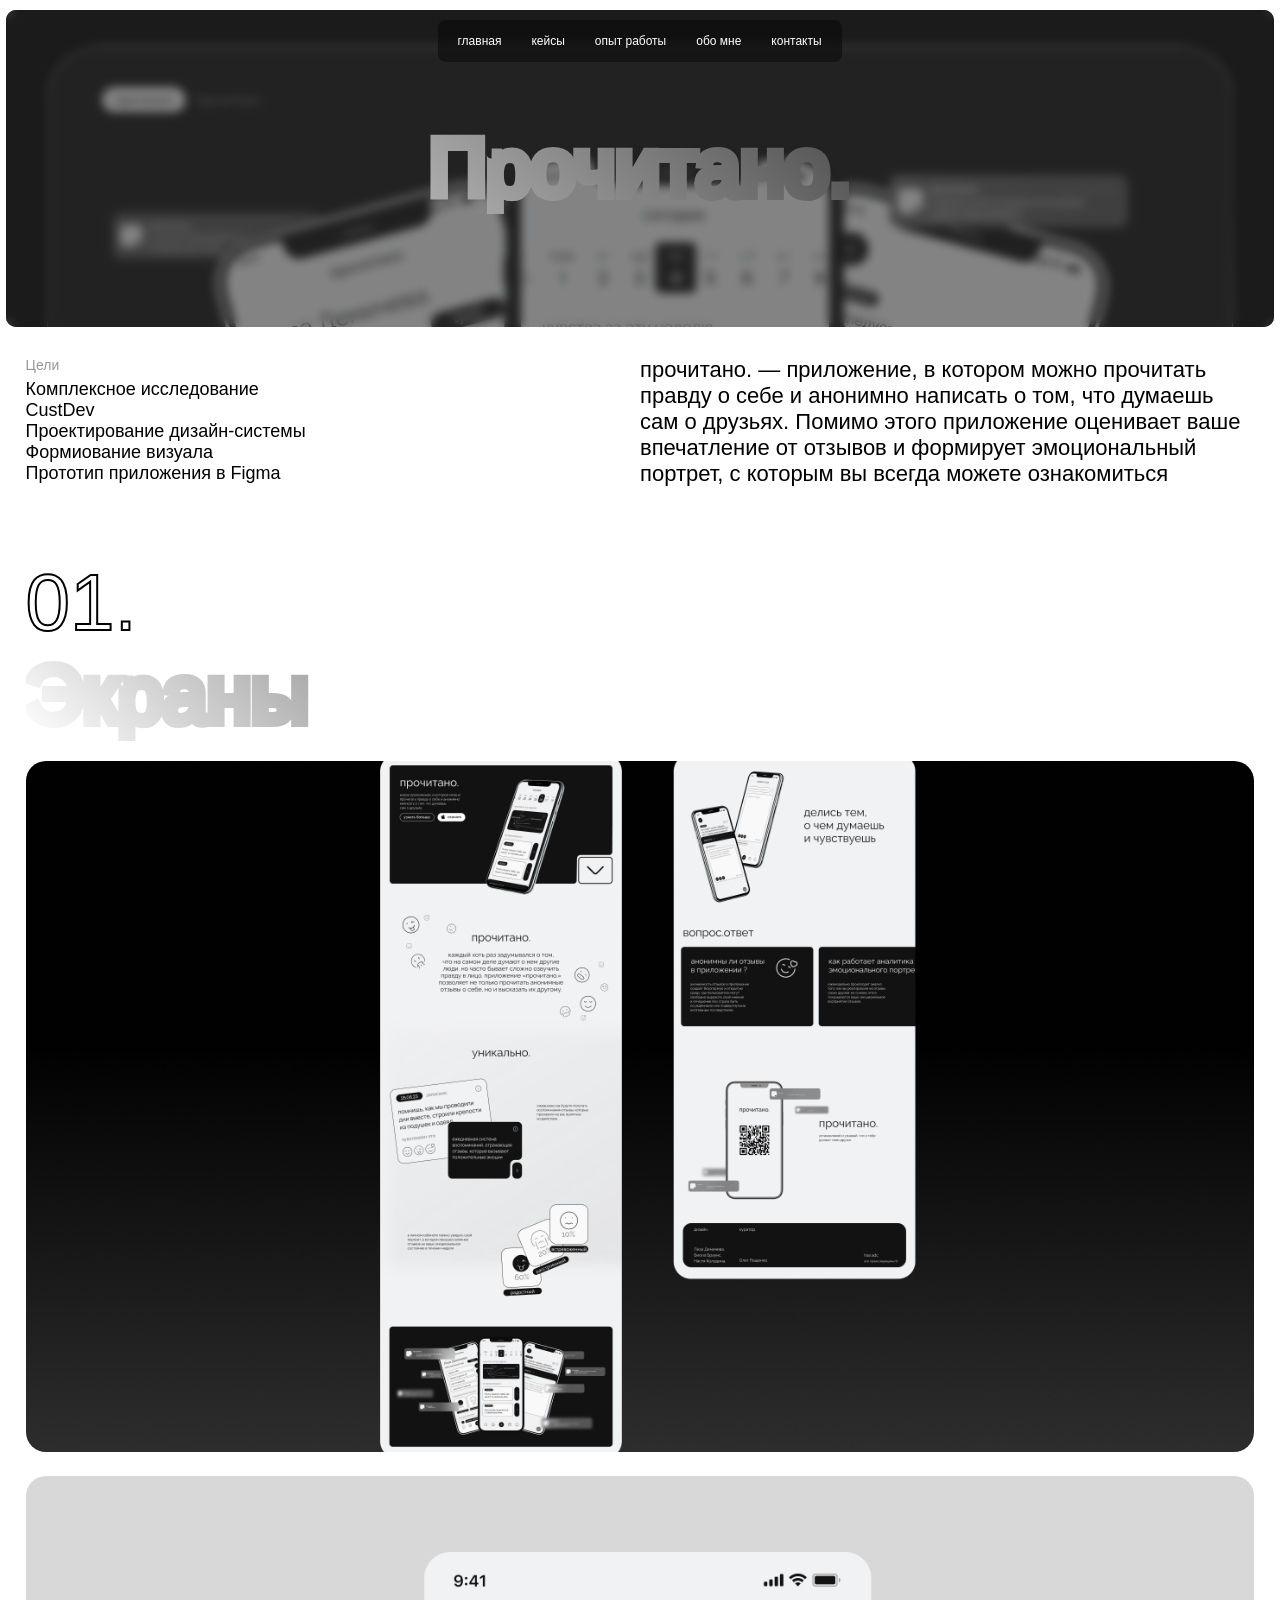
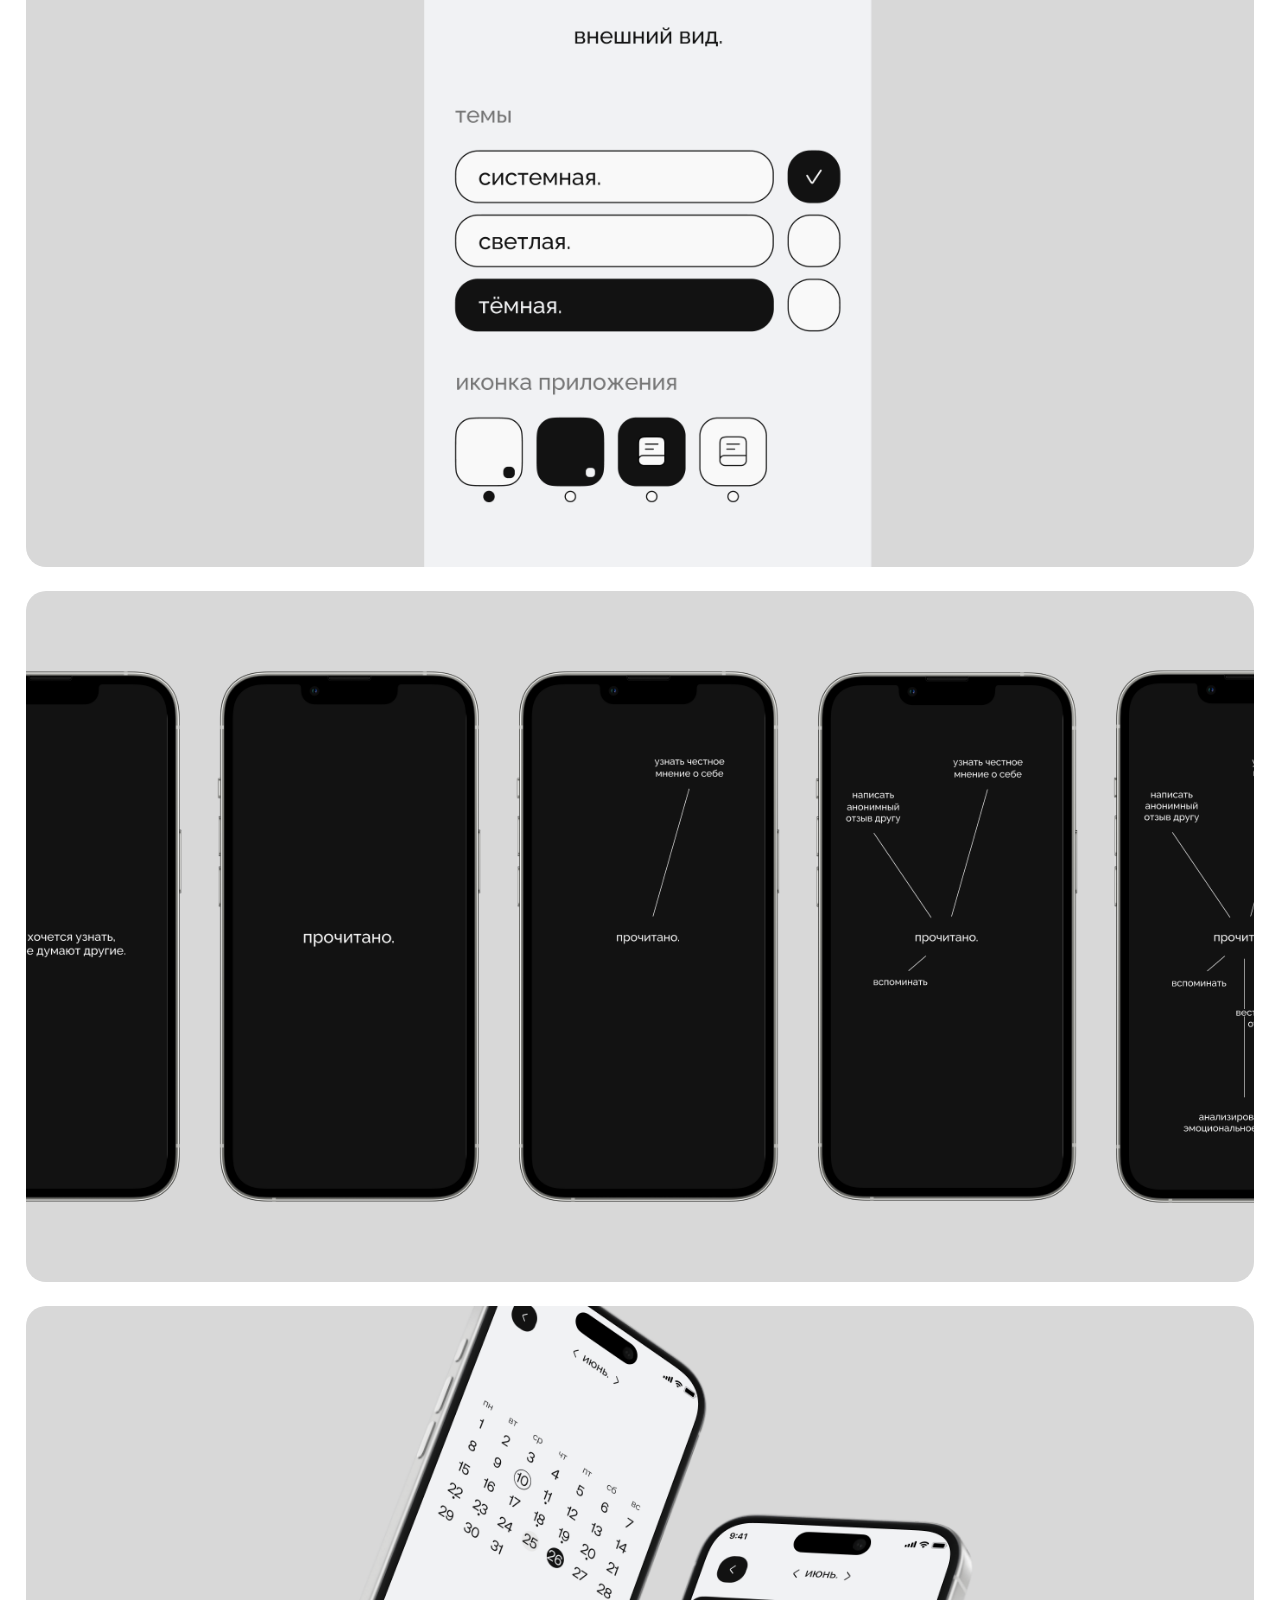
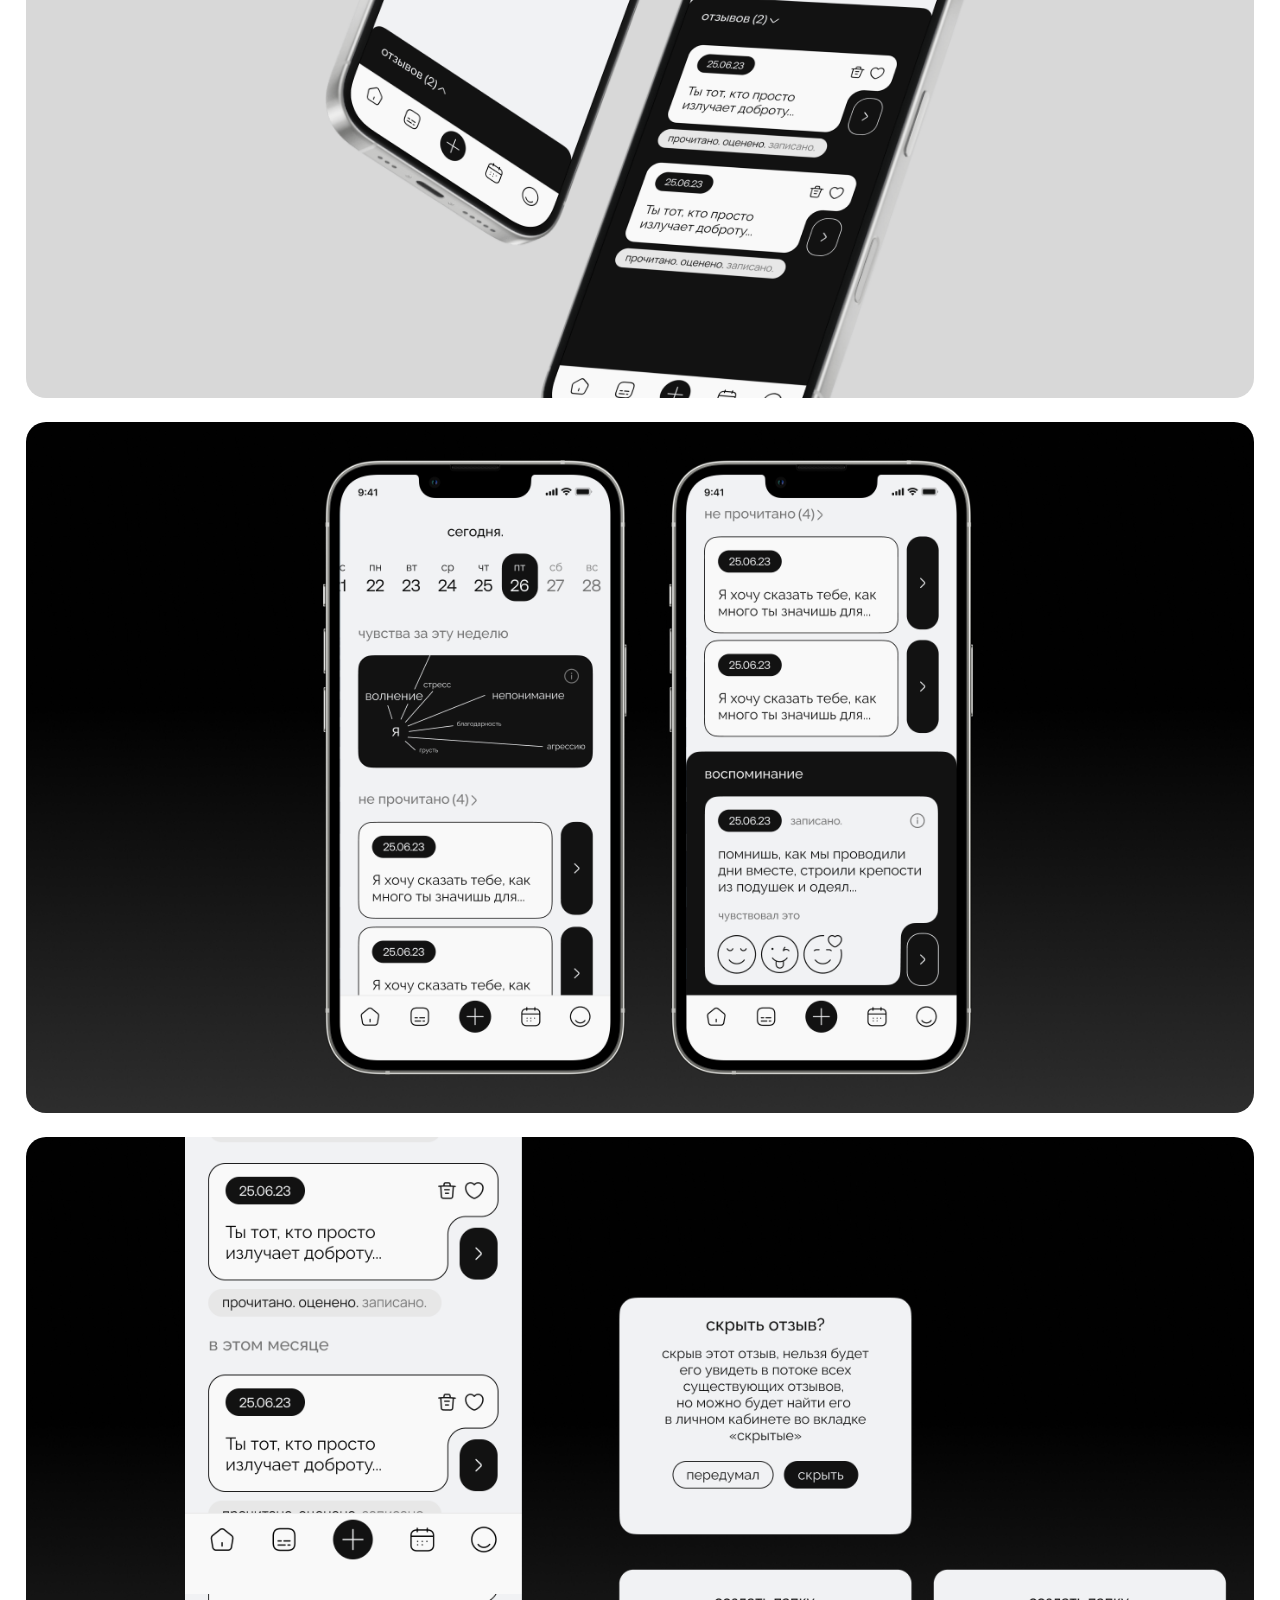
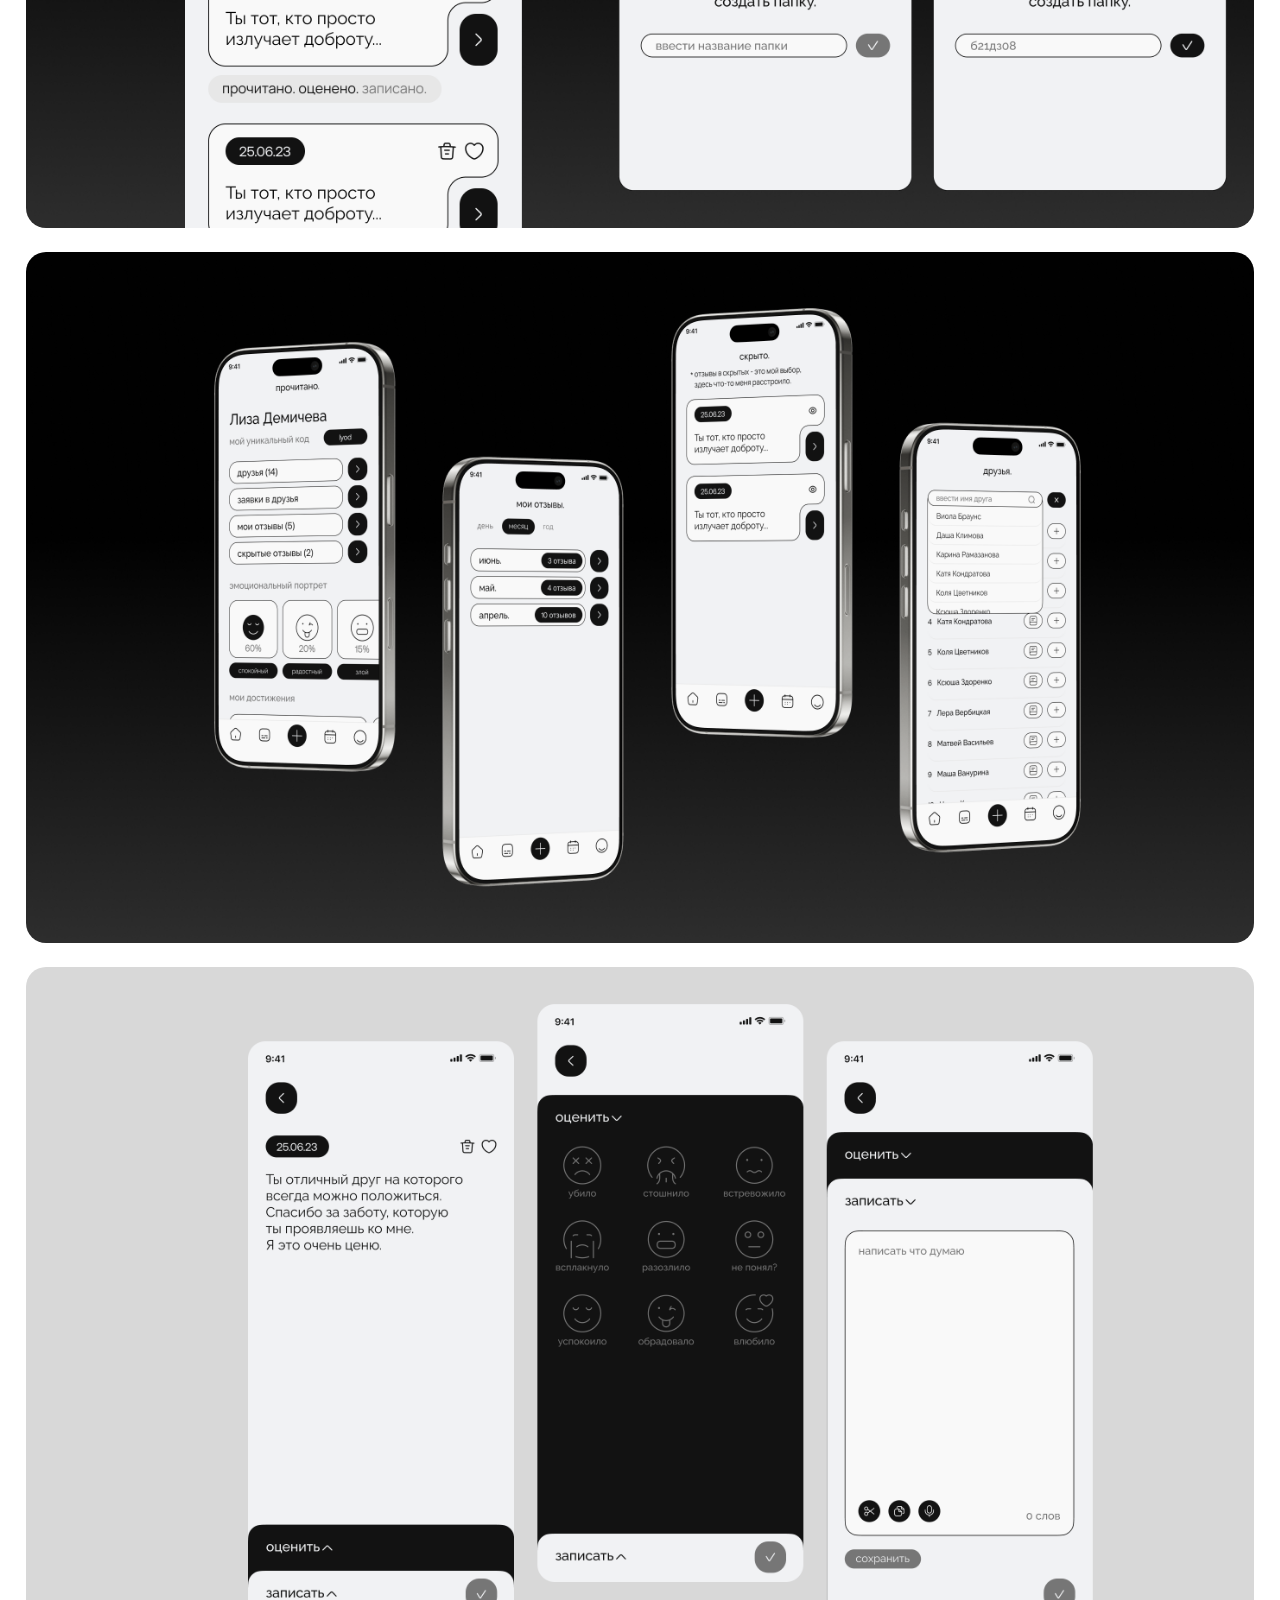
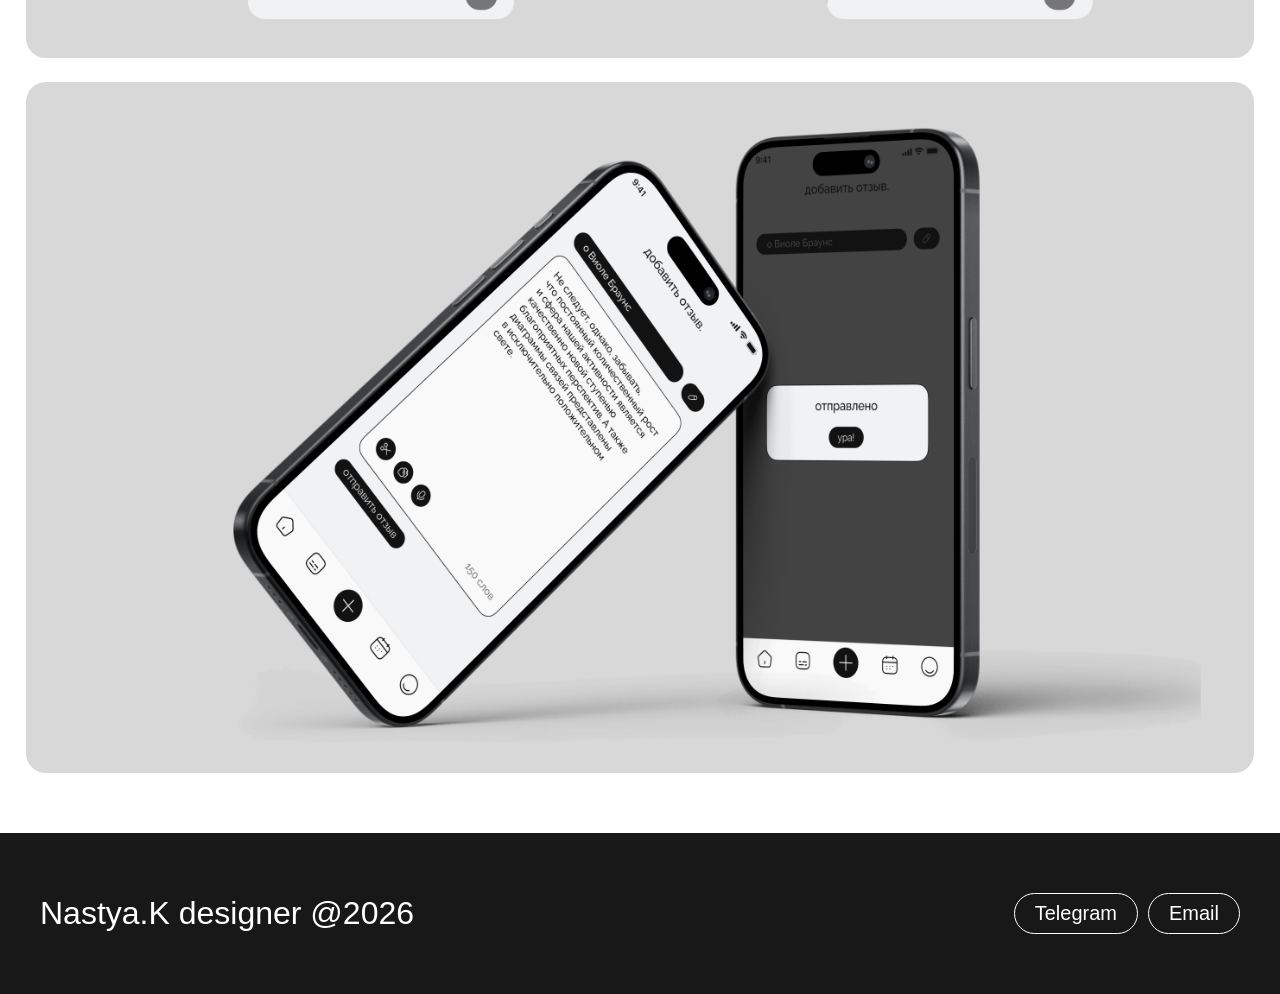
<file: read.html>
<!DOCTYPE html>
<html lang="ru">
  <head>
    <meta charset="UTF-8" />
    <title>Моё портфолио</title>
    <link rel="stylesheet" href="scss/style.css" />
    <script src="script.js" defer></script>
  </head>
  <body class="page2">
    <header>
      <div class="menu">
        <a href="index.html#section1" class="point">главная</a>
        <a href="index.html#section2" class="point">кейсы</a>
        <a href="index.html#section4" class="point">опыт работы</a>
        <a href="index.html#section3" class="point">обо мне</a>
        <a href="index.html#section5" class="point">контакты</a>
      </div>
    </header>
    <div class="cover5">
      <div class="blur"><h3>Прочитано.</h3></div>
    </div>

    <div class="annotation">
      <div class="teams">
        <div class="work1">
          <h4>Цели</h4>
          <p class="textlitl">
            Комплексное исследование
            <br />
            CustDev
            <br />
            Проектирование дизайн-системы
            <br />
            Формиование визуала
            <br />
            Прототип приложения в Figma
          </p>
        </div>
      </div>
      <div class="doing">
        <div class="work1">
          <p class="textlitl1">
            прочитано. &mdash;&nbsp;приложение, в&nbsp;котором можно прочитать
            правду о&nbsp;себе и&nbsp;анонимно написать о&nbsp;том, что думаешь
            сам о&nbsp;друзьях. Помимо этого приложение оценивает ваше
            впечатление от&nbsp;отзывов и&nbsp;формирует эмоциональный портрет,
            с&nbsp;которым вы&nbsp;всегда можете ознакомиться
          </p>
        </div>
      </div>
    </div>
    <div class="projects">
      <div class="project">
        <div class="text2">
          <h1 class="number">01.</h1>
          <h2>Экраны</h2>
        </div>
        <div class="photos">
          <div class="photo68"></div>
          <div class="photo69"></div>
          <div class="photo70"></div>
          <div class="photo71"></div>
          <div class="photo72"></div>
          <div class="photo73"></div>
          <div class="photo74"></div>
          <div class="photo75"></div>
          <div class="photo76"></div>
        </div>
      </div>
    </div>
    <div class="section8" id="section8">
      <div class="name" href>Nastya.K designer @2026</div>
      <div class="contacts">
        <a href="https://t.me/nastya_kd" target="_blank">
          <h4 class="tg">Telegram</h4>
        </a>
        <a href="mailto:anastasia.kolodina107@gmail.com" target="_blank">
          <h4 class="email">Email</h4>
        </a>
      </div>
    </div>
  </body>
</html>
</file>
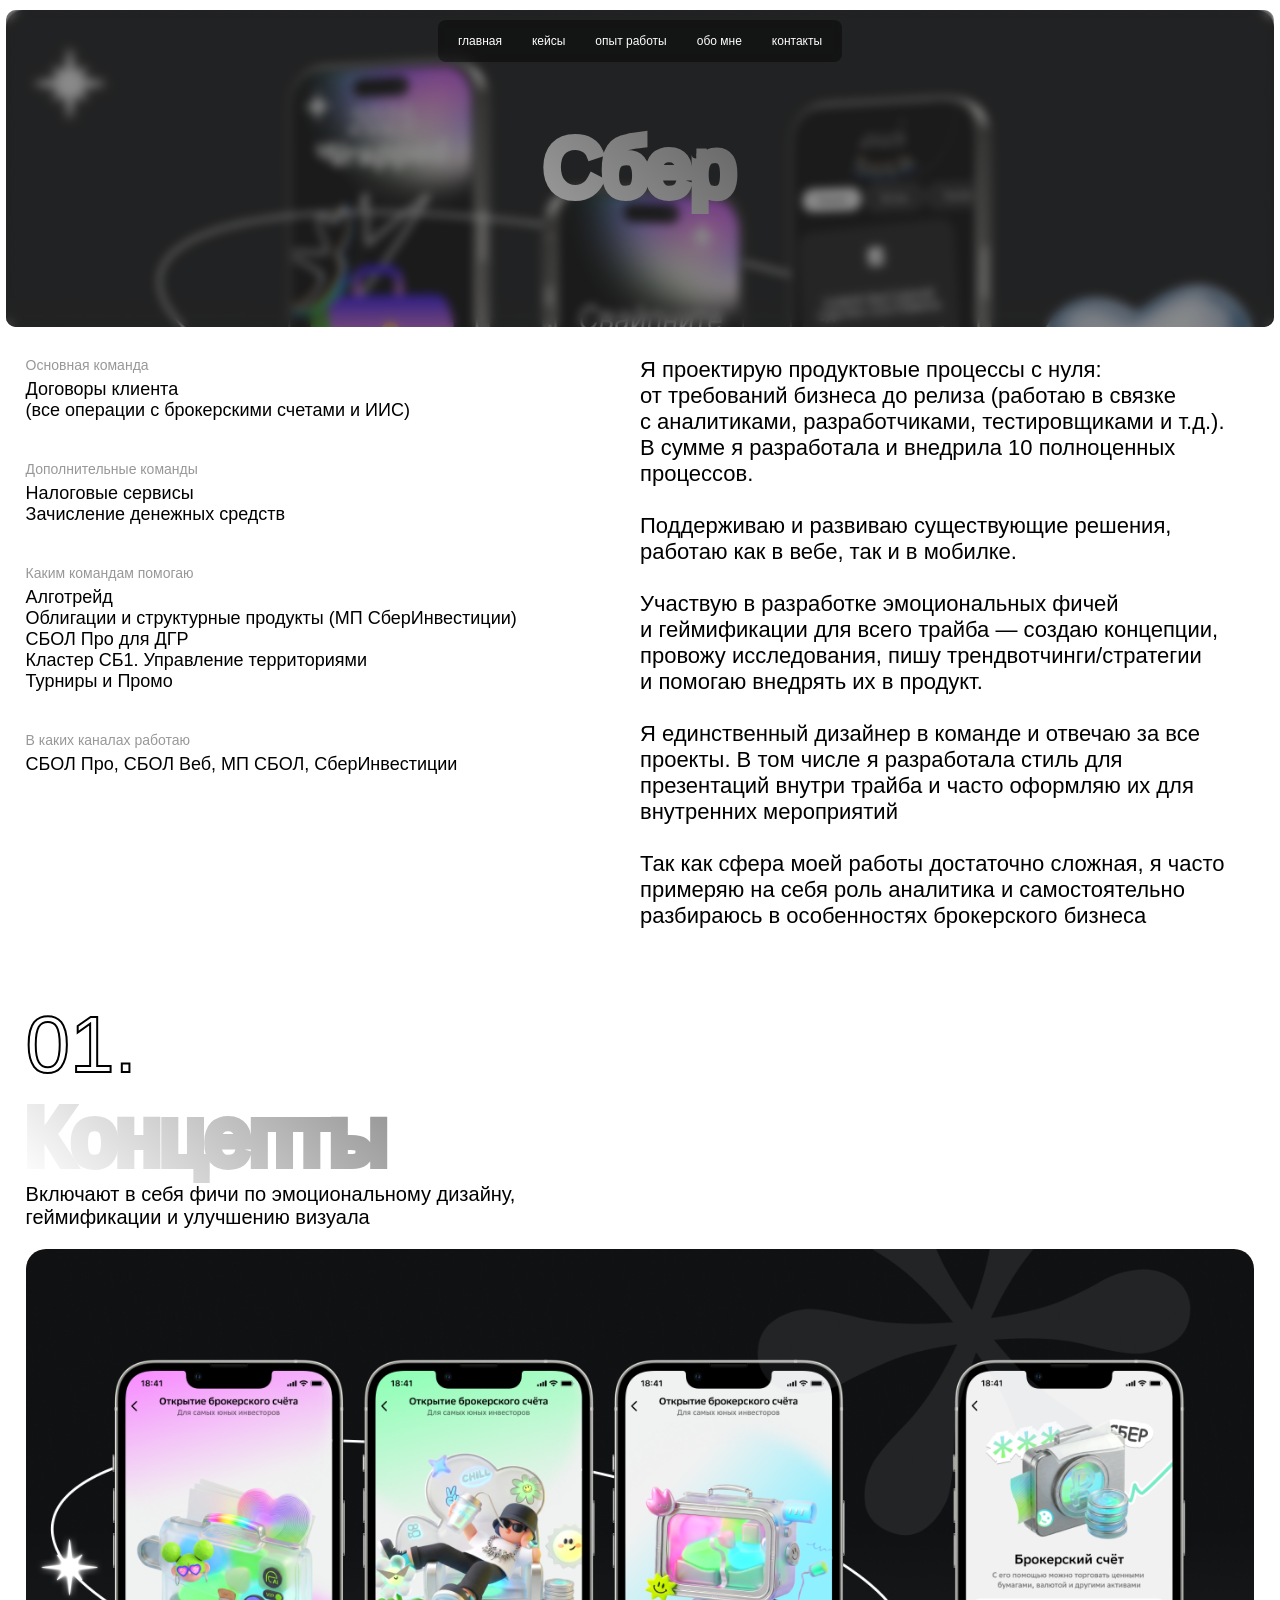
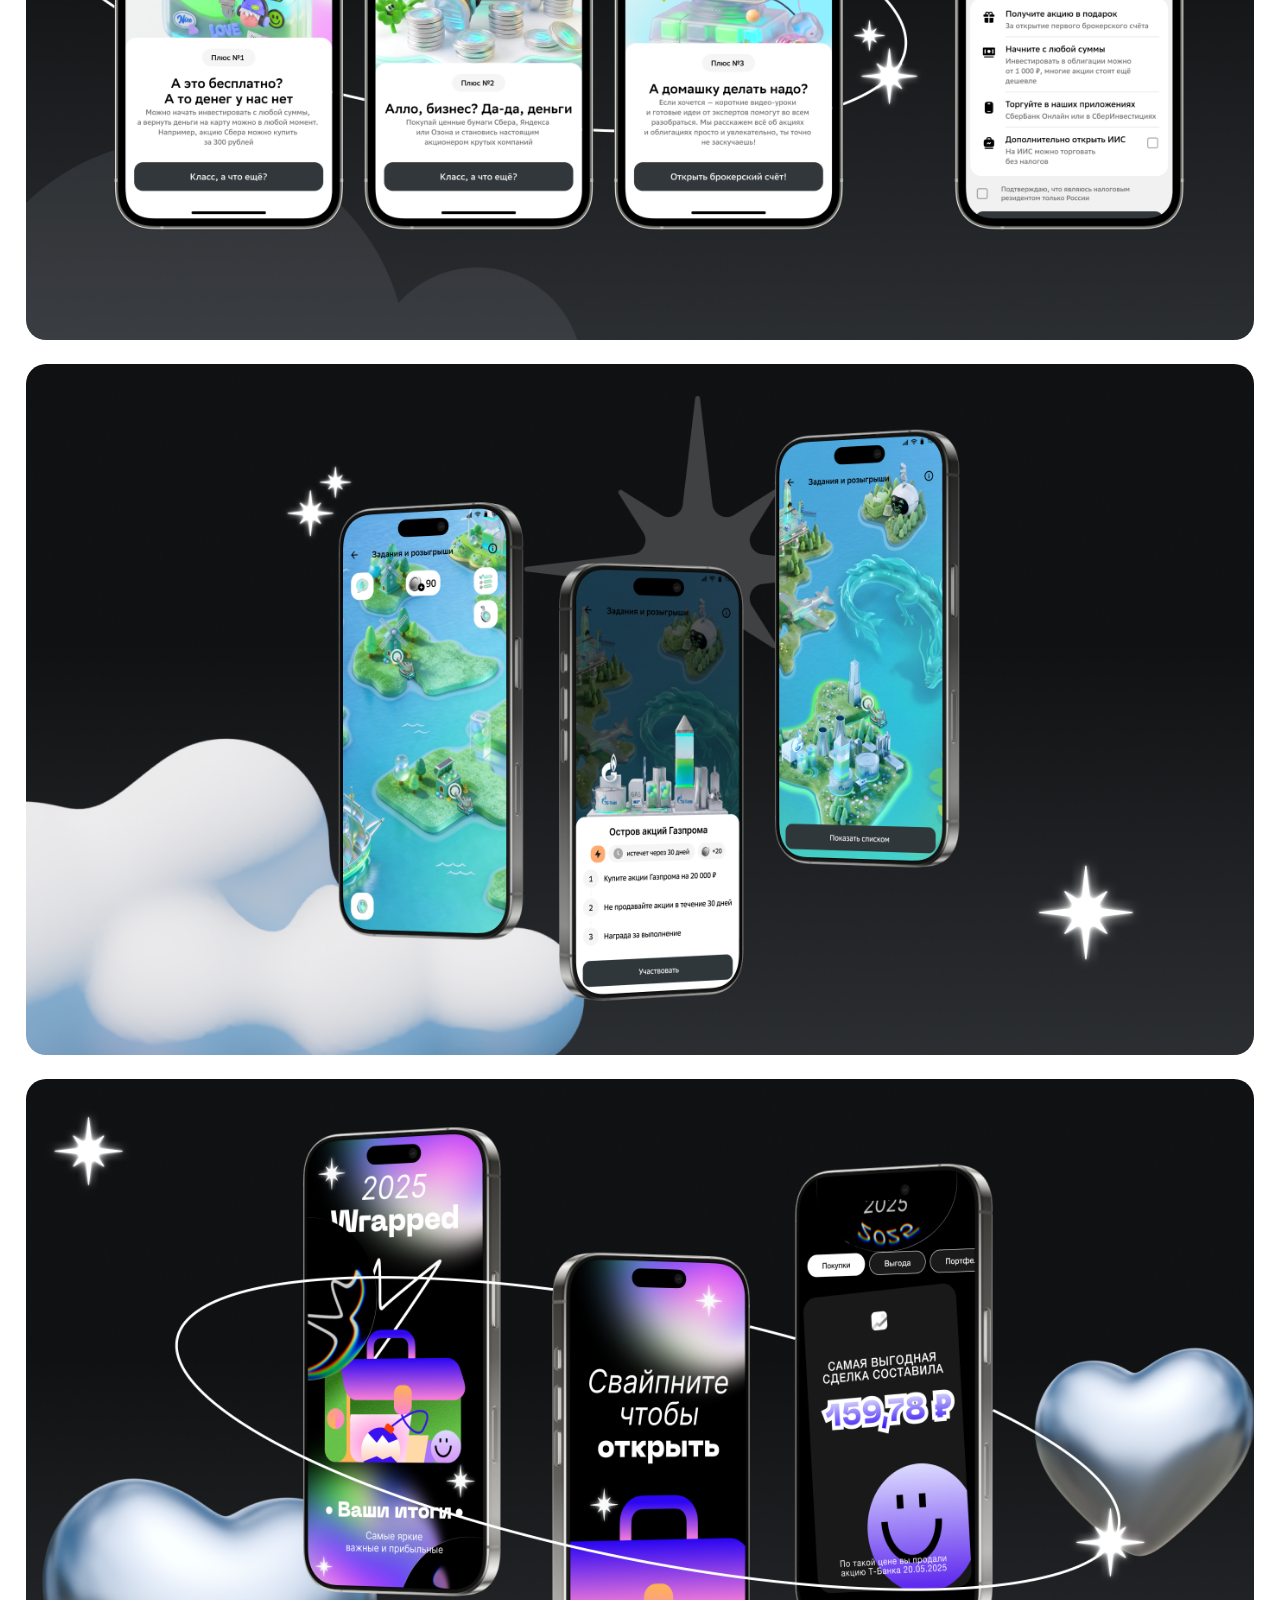
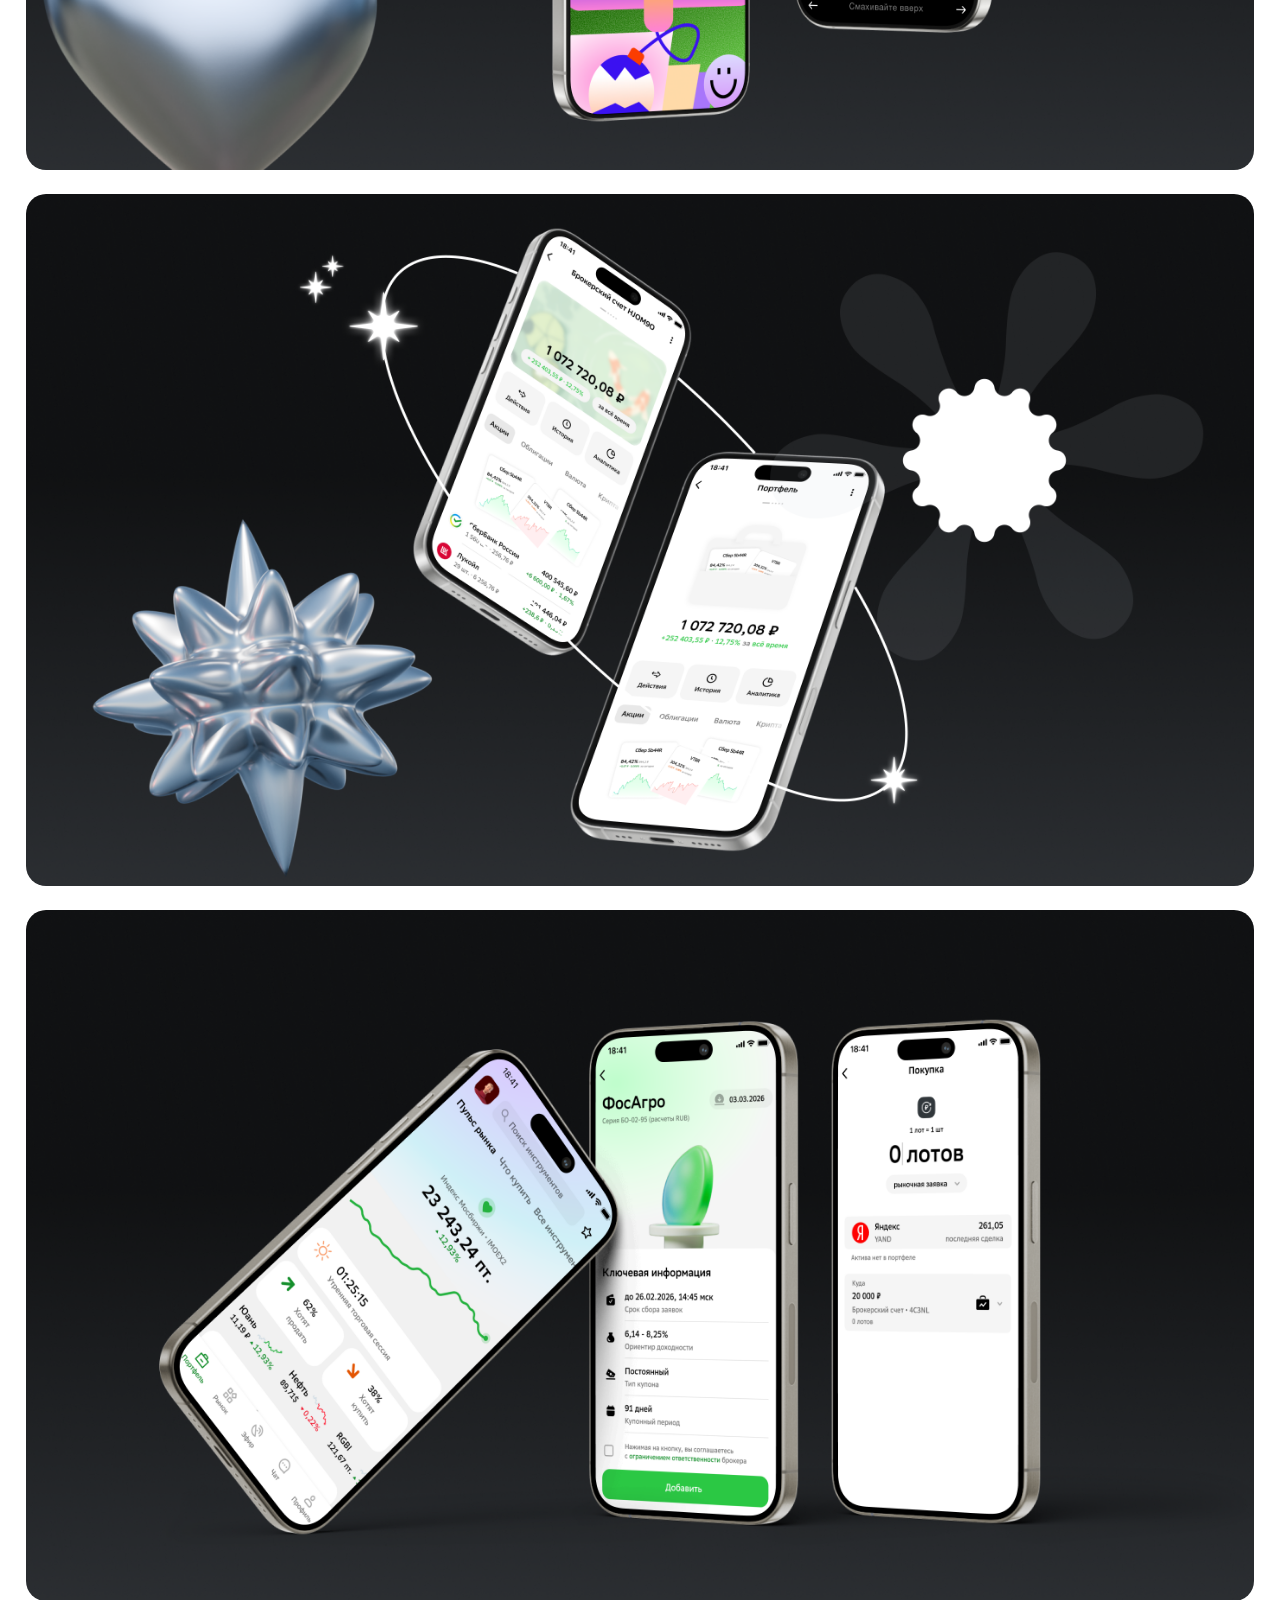
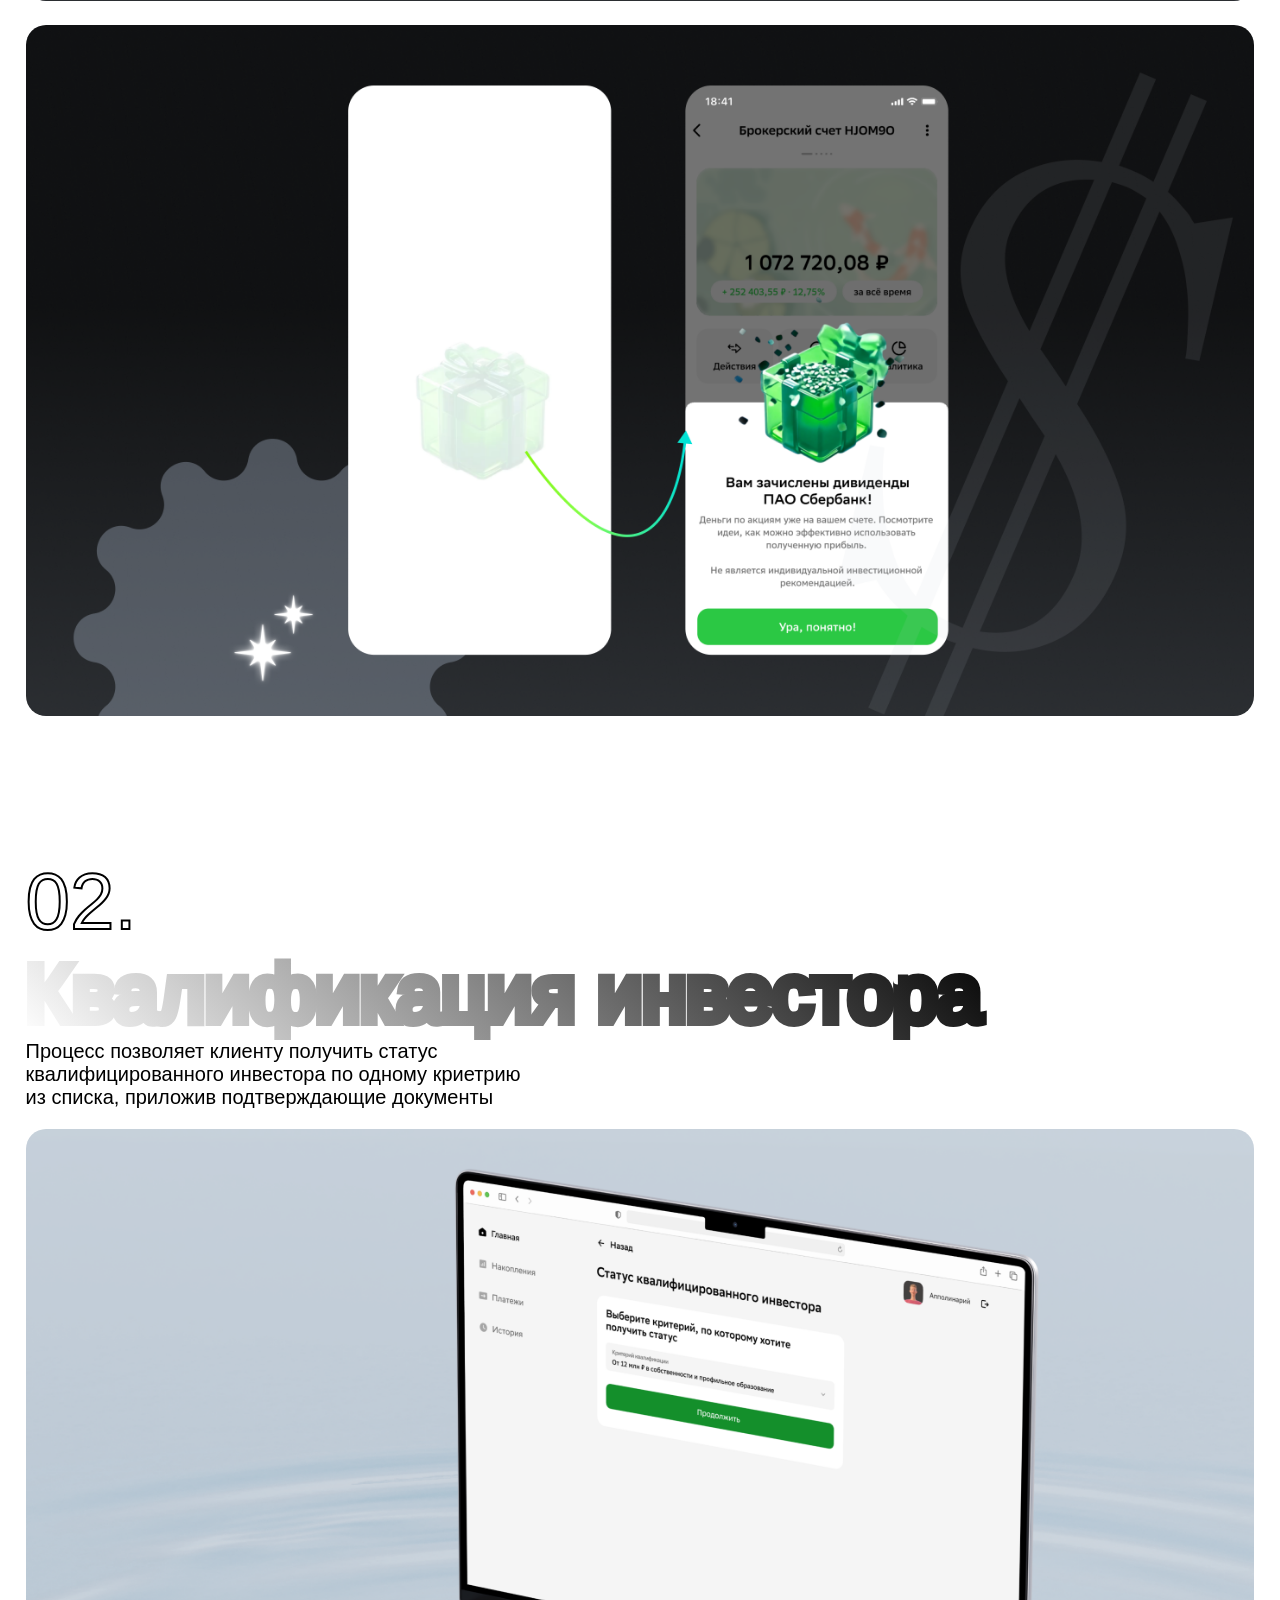
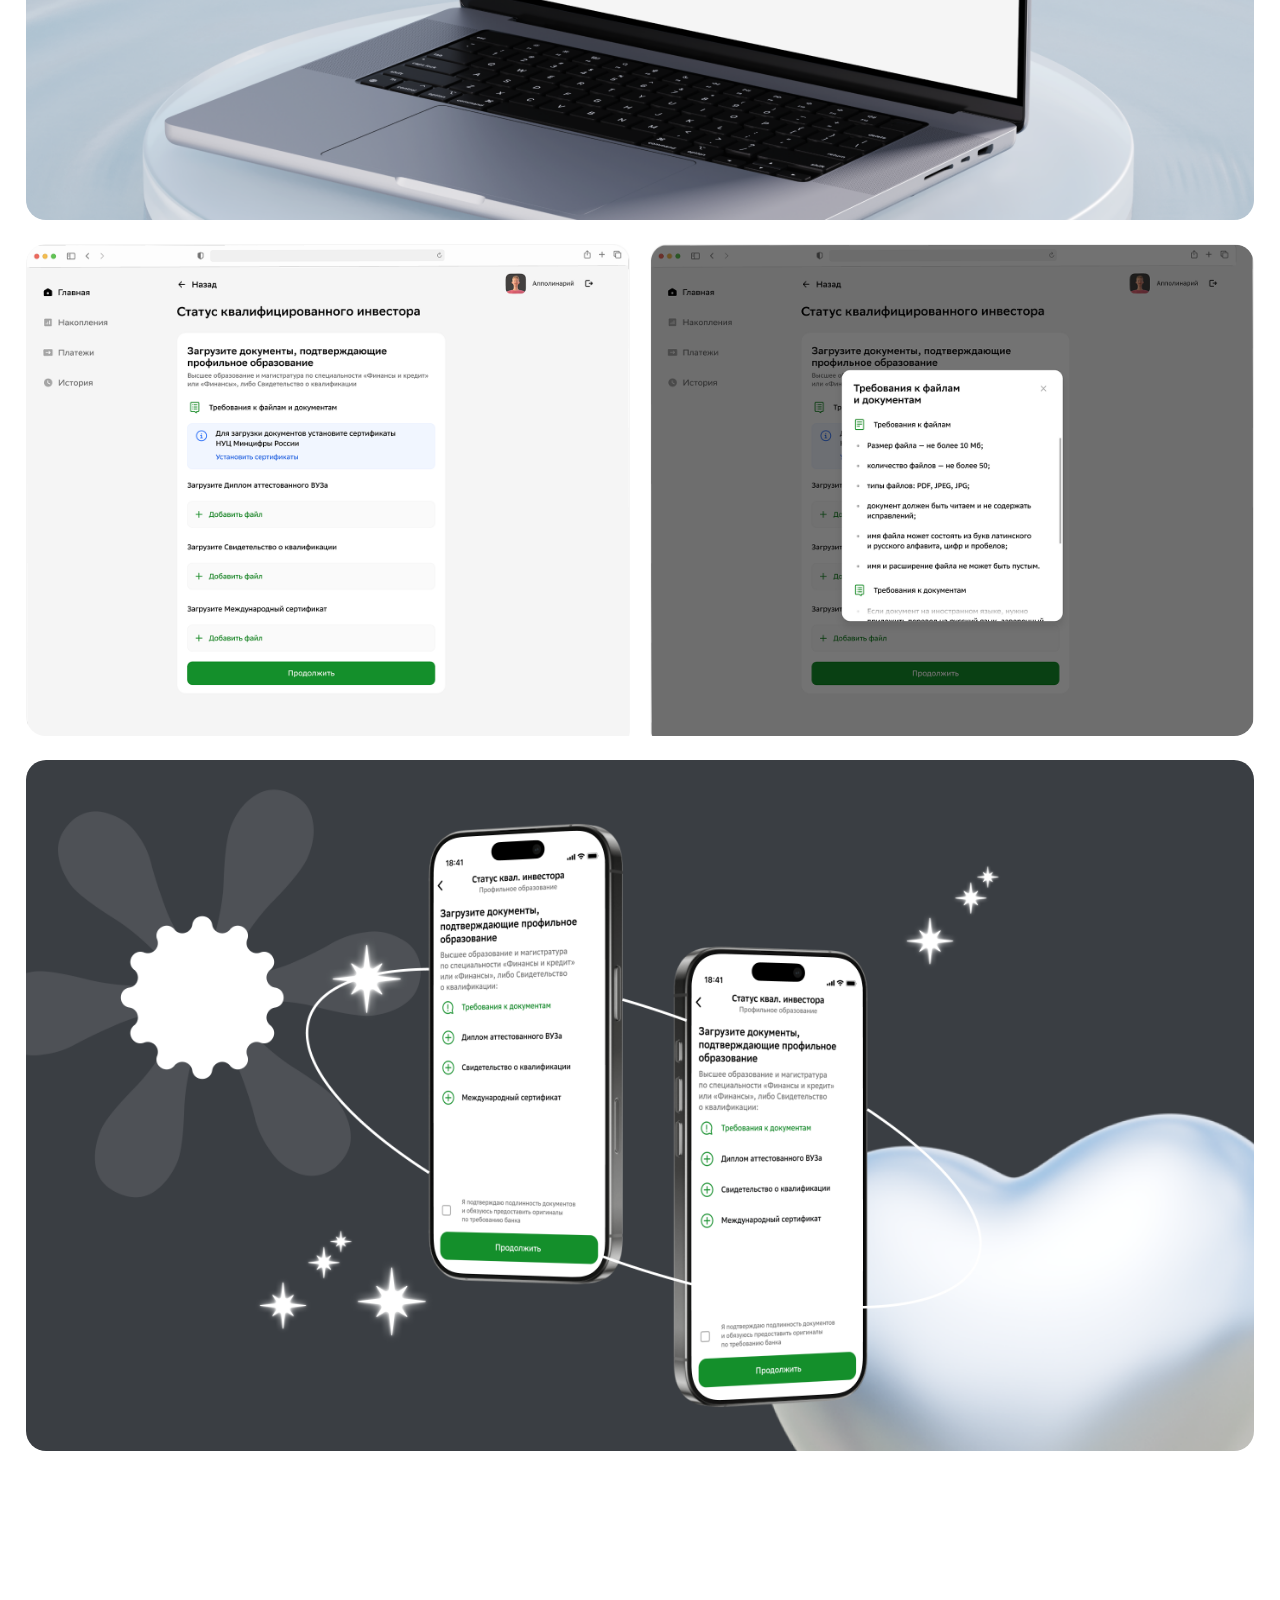
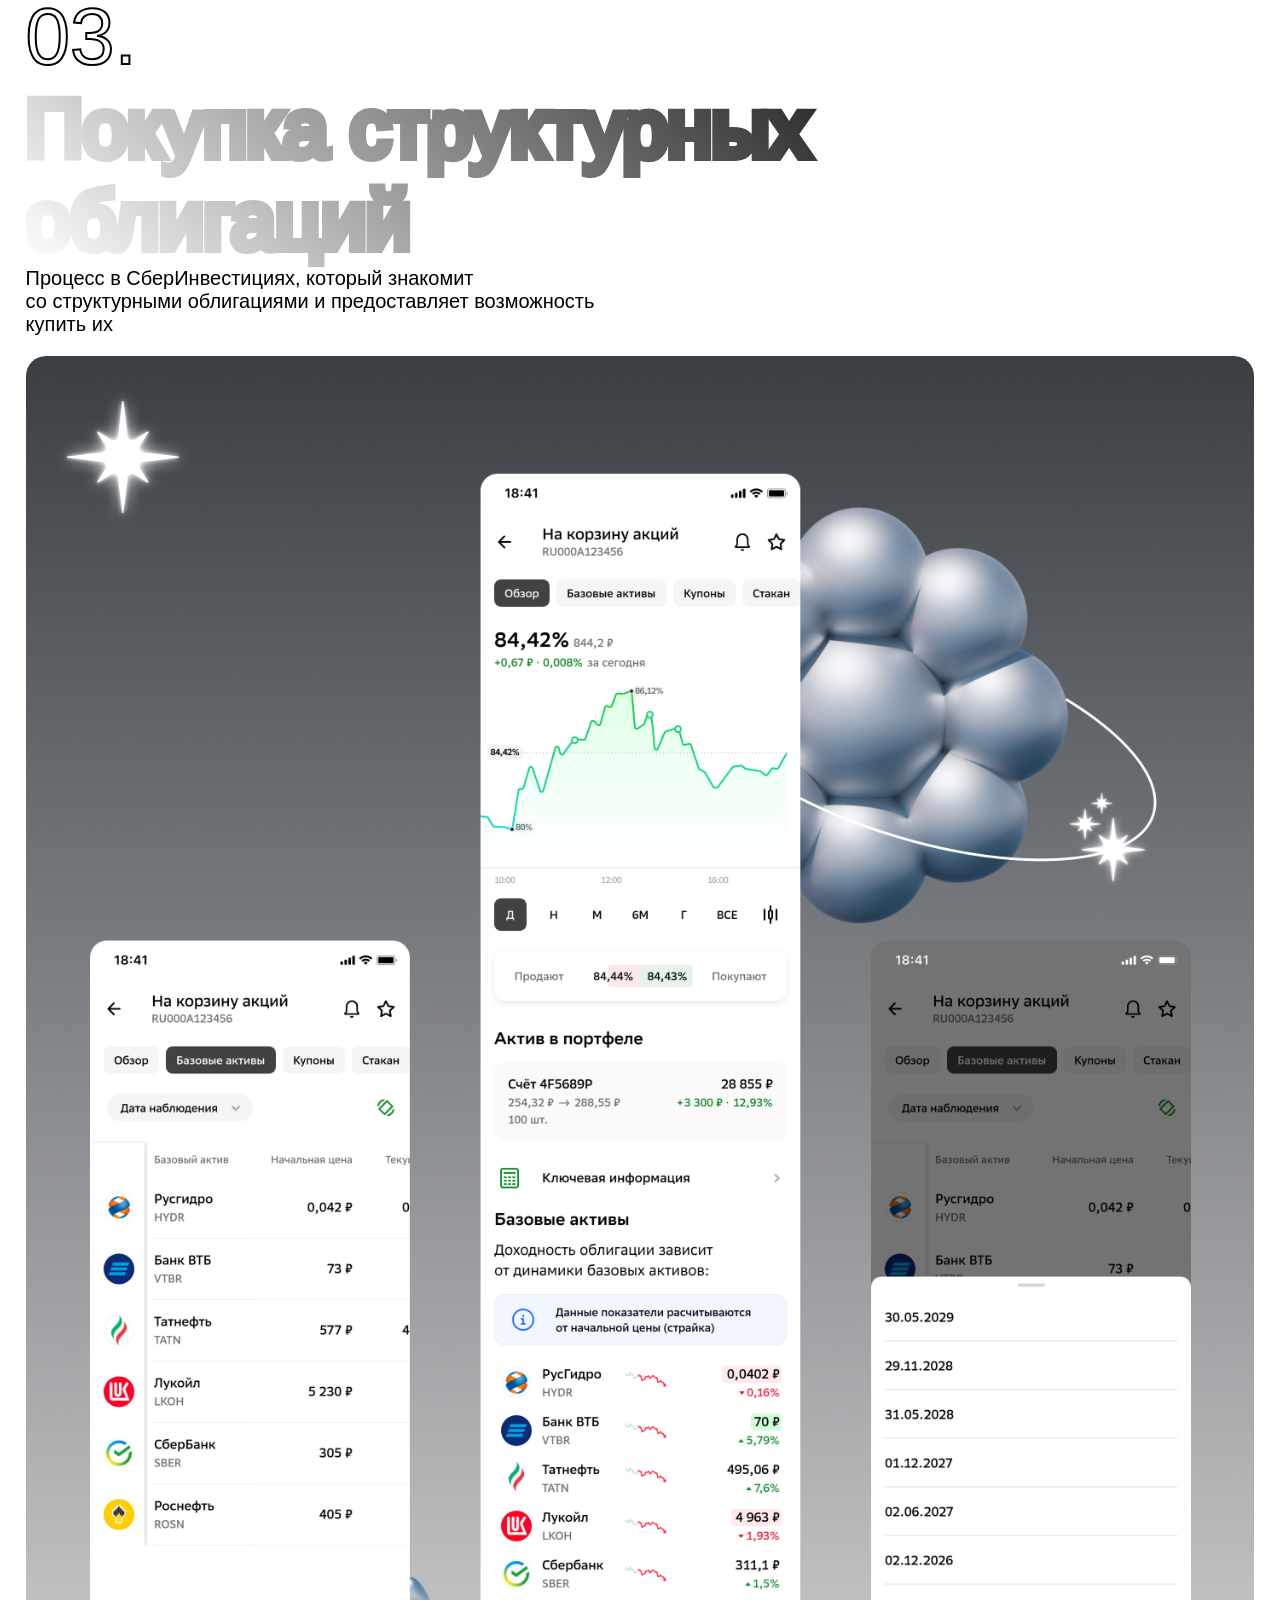
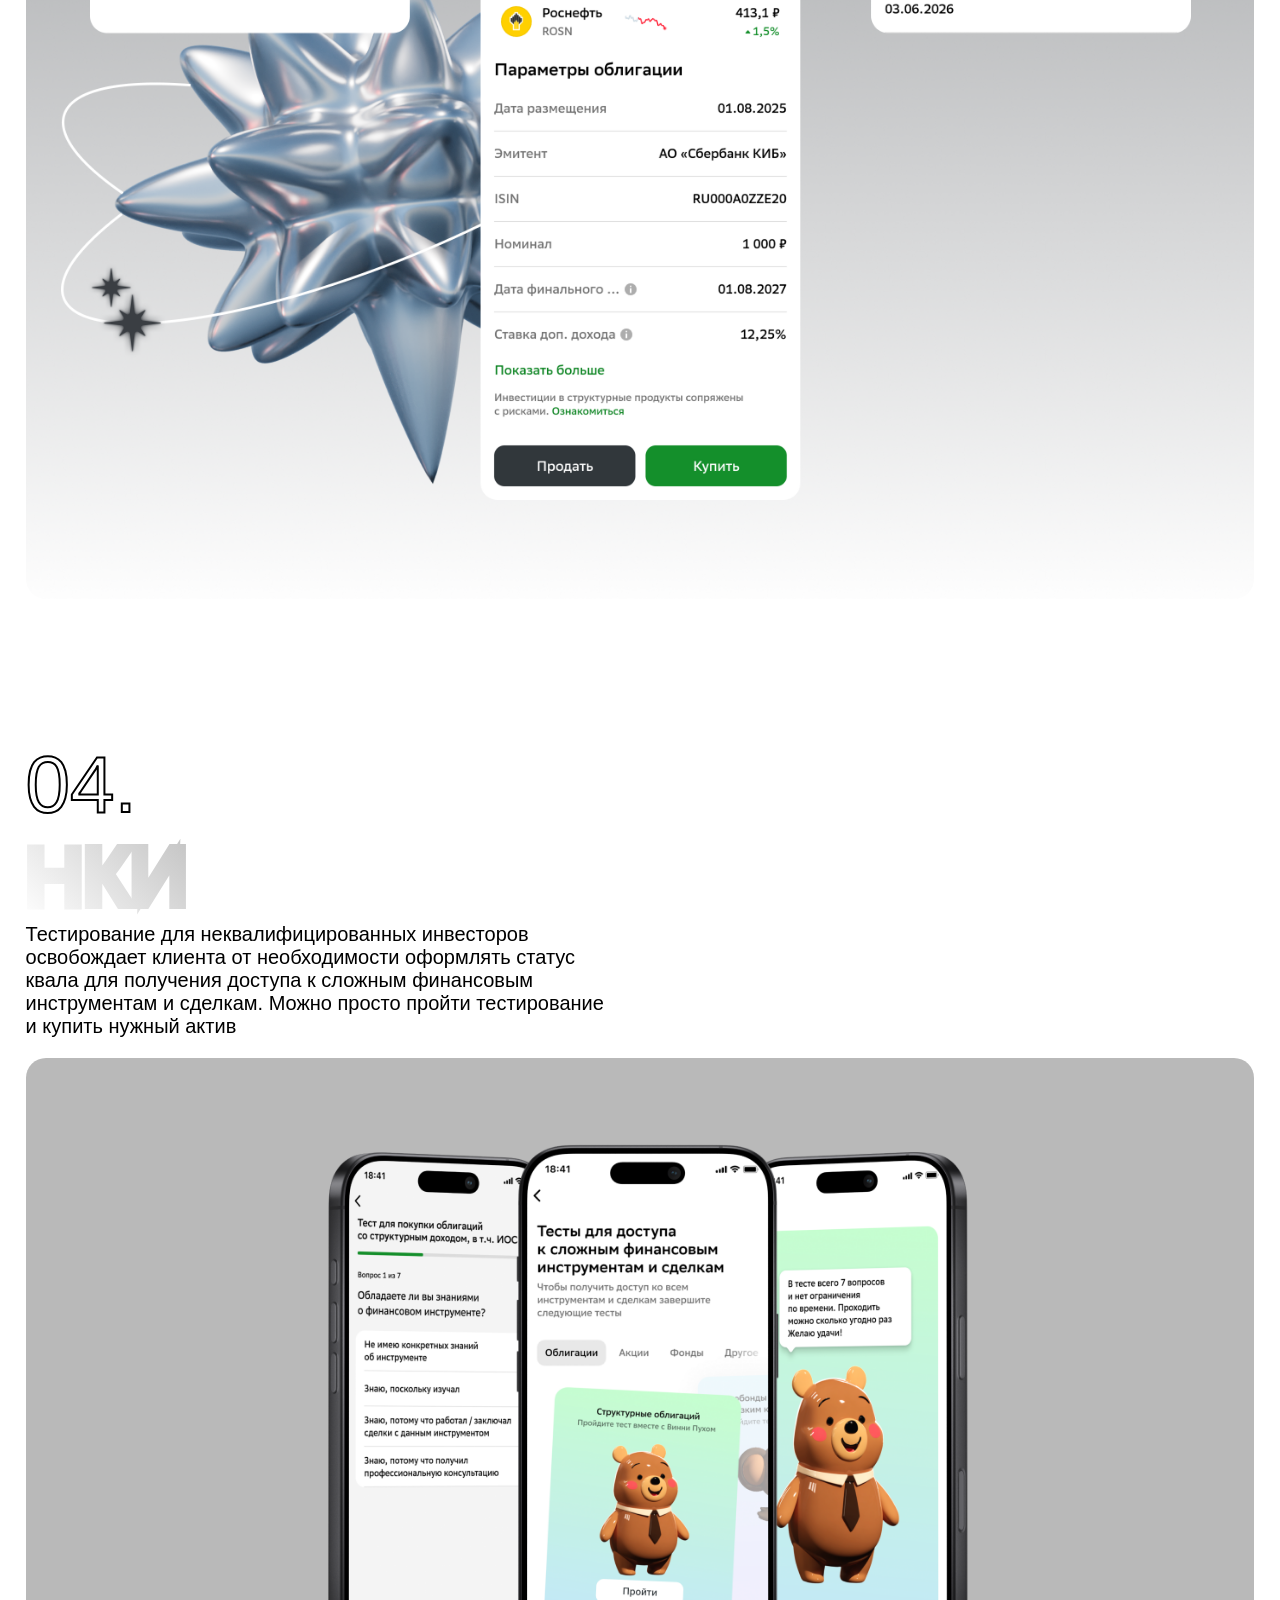
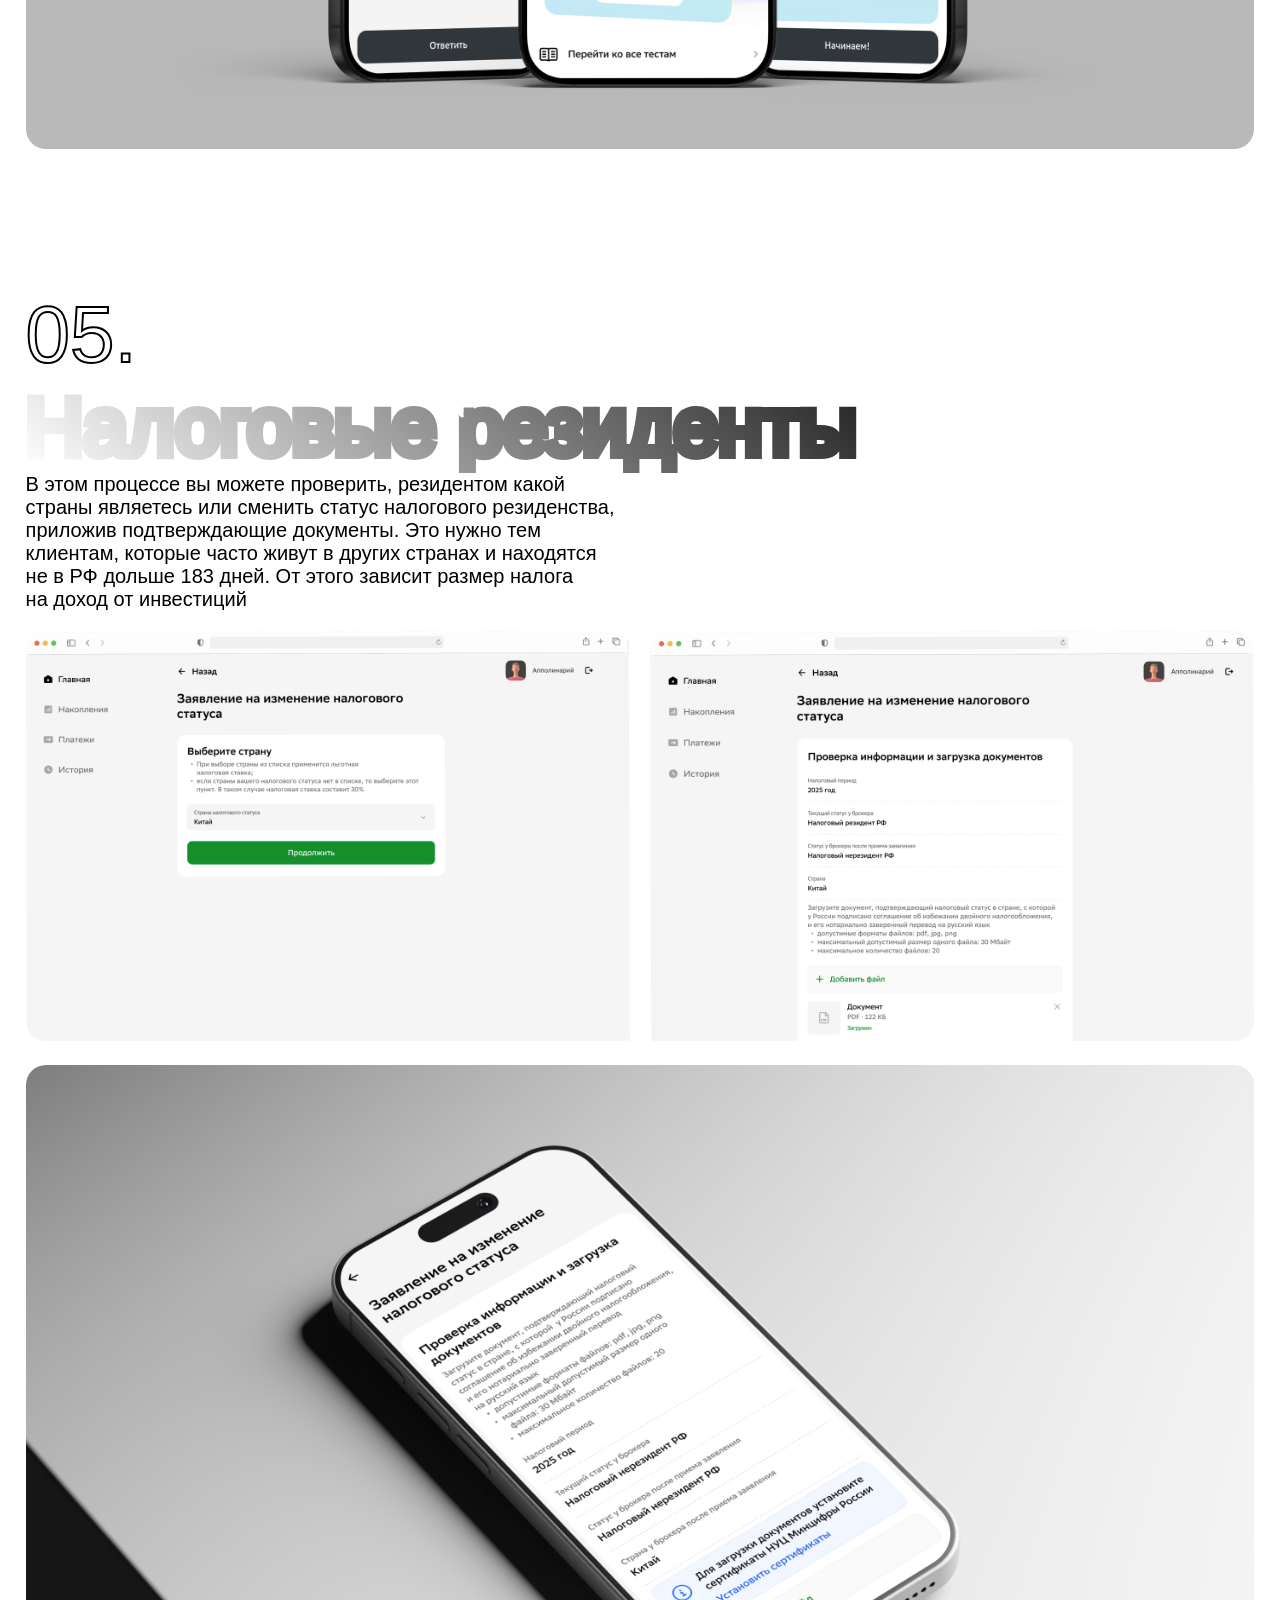
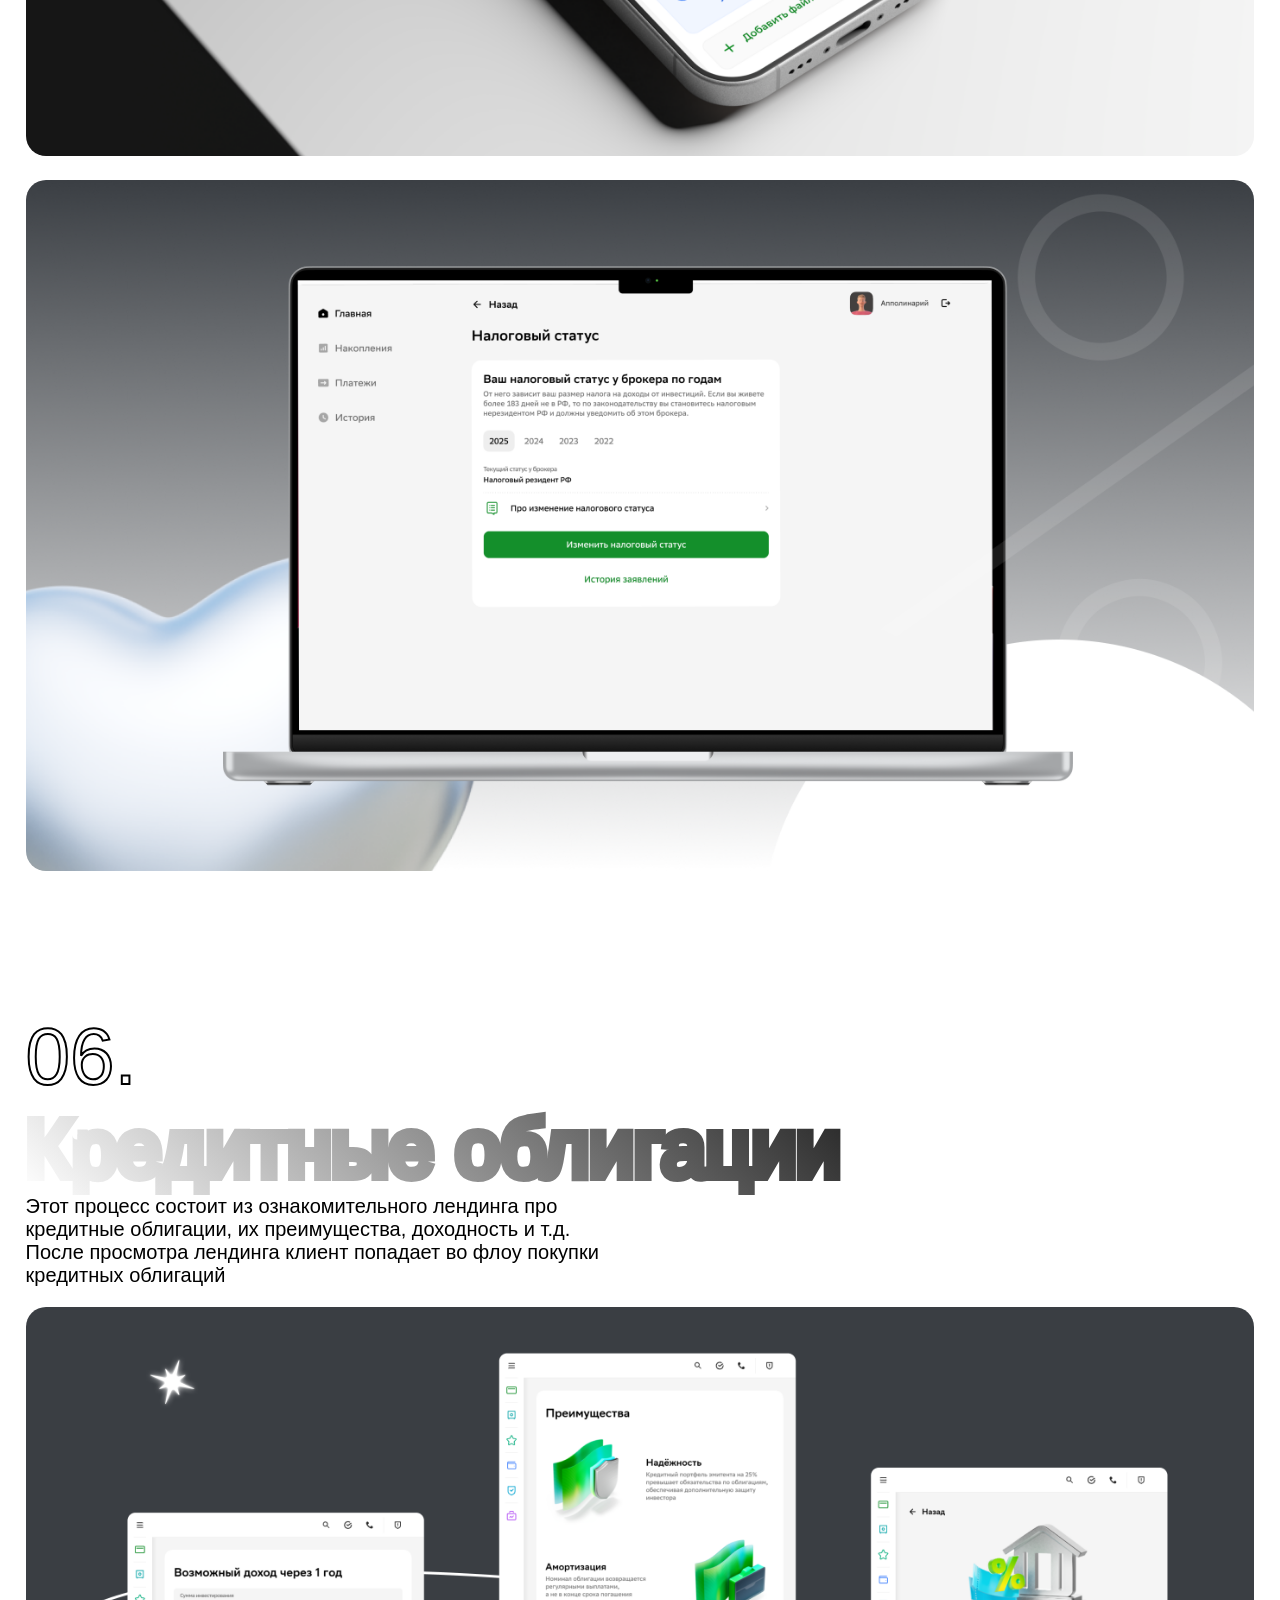
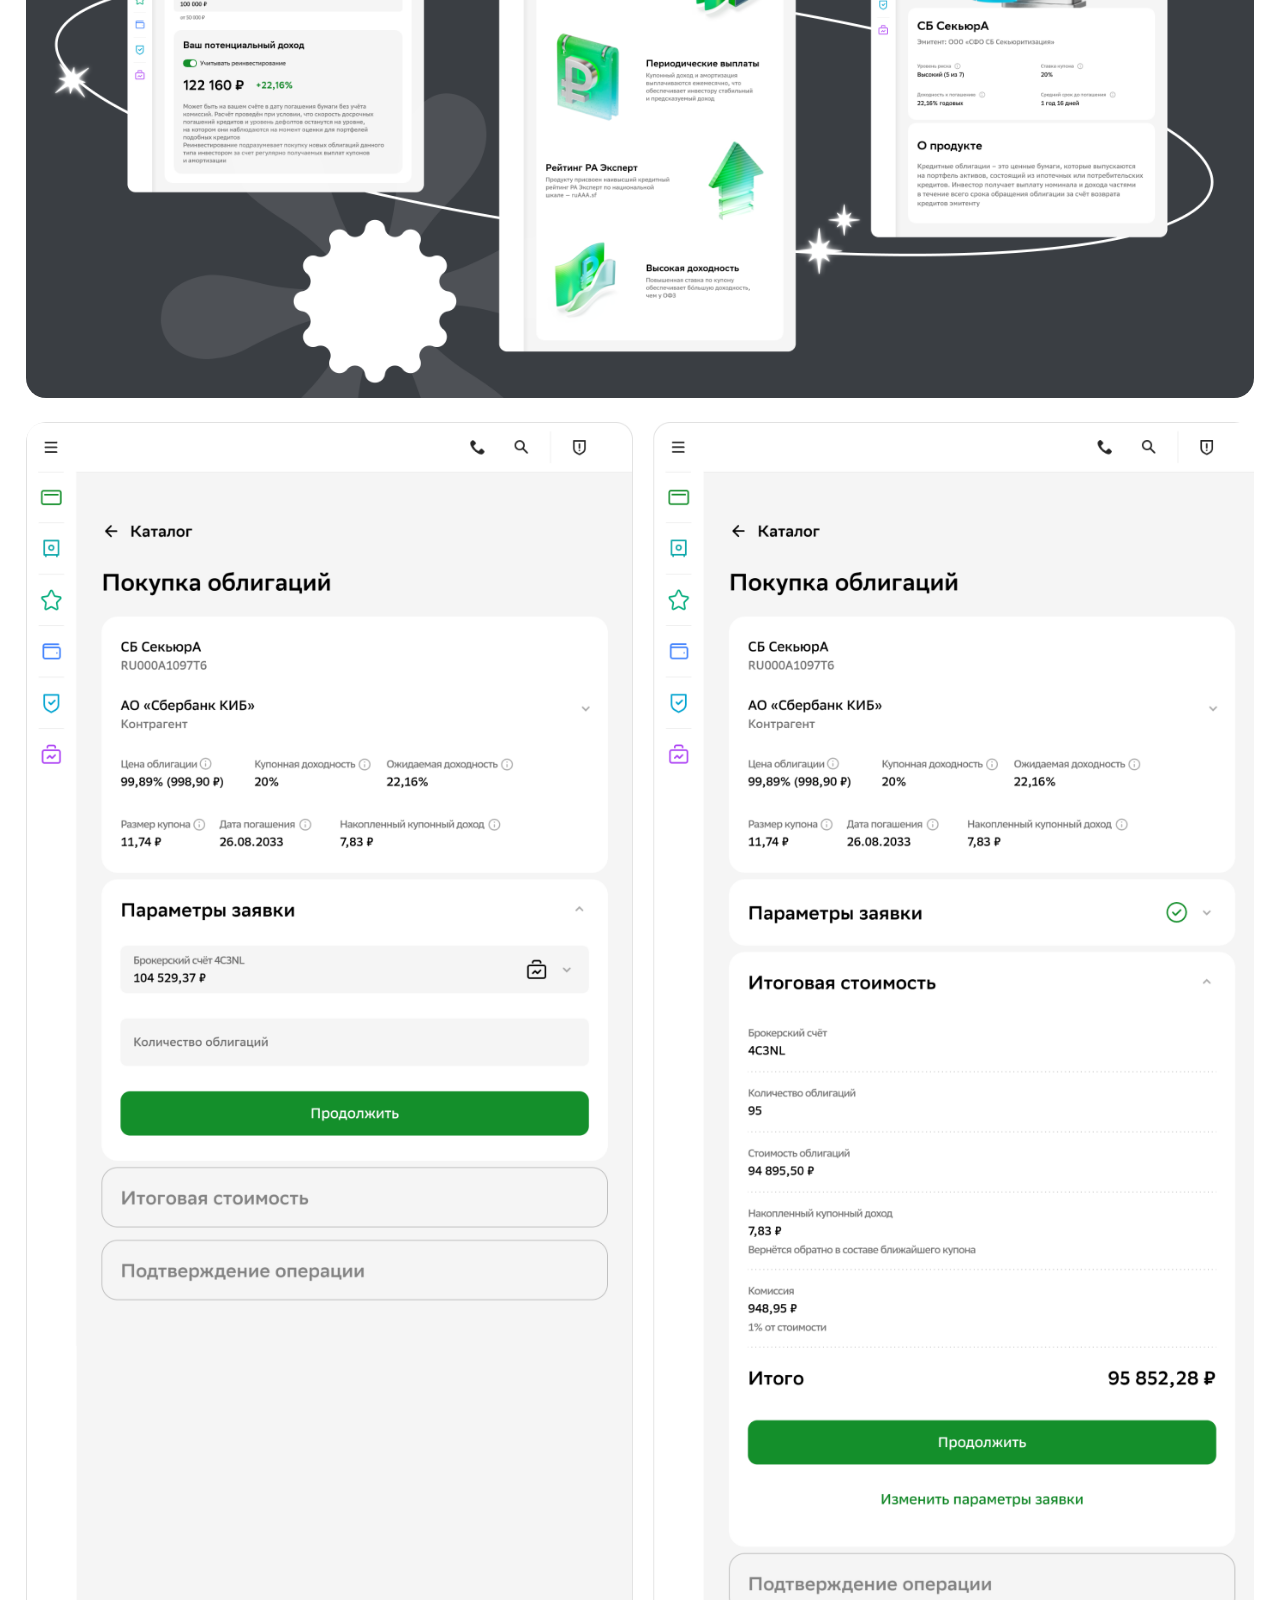
<file: sber.html>
<!DOCTYPE html>
<html lang="ru">
  <head>
    <meta charset="UTF-8" />
    <title>Моё портфолио</title>
    <link rel="stylesheet" href="scss/style.css" />
    <script src="script.js" defer></script>
  </head>
  <body class="page2">
    <header>
      <div class="menu">
        <a href="index.html#section1" class="point">главная</a>
        <a href="index.html#section2" class="point">кейсы</a>
        <a href="index.html#section4" class="point">опыт работы</a>
        <a href="index.html#section3" class="point">обо мне</a>
        <a href="index.html#section5" class="point">контакты</a>
      </div>
    </header>
    <div class="cover">
      <div class="blur"><h3>Сбер</h3></div>
    </div>

    <div class="annotation">
      <div class="teams">
        <div class="work1">
          <h4>Основная команда</h4>
          <p class="textlitl">
            Договоры клиента <br />
            (все операции с брокерскими счетами и ИИС)
          </p>
        </div>

        <div class="work1">
          <h4>Дополнительные команды</h4>
          <p class="textlitl">
            Налоговые сервисы <br />
            Зачисление денежных средств
          </p>
        </div>
        <div class="work1">
          <h4>Каким командам помогаю</h4>
          <p class="textlitl">
            Алготрейд <br />
            Облигации и структурные продукты (МП СберИнвестиции)<br />
            СБОЛ Про для ДГР <br />
            Кластер СБ1. Управление территориями <br />
            Турниры и Промо
          </p>
        </div>
        <div class="work1">
          <h4>В каких каналах работаю</h4>
          <p class="textlitl">СБОЛ Про, СБОЛ Веб, МП СБОЛ, СберИнвестиции</p>
        </div>
      </div>
      <div class="doing">
        <div class="work1">
          <p class="textlitl1">
            Я&nbsp;проектирую продуктовые процессы с&nbsp;нуля:
            от&nbsp;требований бизнеса до&nbsp;релиза (работаю в&nbsp;связке
            с&nbsp;аналитиками, разработчиками, тестировщиками и&nbsp;т.д.).
            В&nbsp;сумме я&nbsp;разработала и&nbsp;внедрила 10&nbsp;полноценных
            процессов.

            <br /><br />Поддерживаю и&nbsp;развиваю существующие решения,
            работаю как в&nbsp;вебе, так и&nbsp;в&nbsp;мобилке.

            <br /><br />Участвую в&nbsp;разработке эмоциональных фичей
            и&nbsp;геймификации для всего трайба&nbsp;&mdash; создаю концепции,
            провожу исследования, пишу трендвотчинги/стратегии и&nbsp;помогаю
            внедрять их&nbsp;в&nbsp;продукт.

            <br /><br />Я&nbsp;единственный дизайнер в&nbsp;команде
            и&nbsp;отвечаю за&nbsp;все проекты. В&nbsp;том числе
            я&nbsp;разработала стиль для презентаций внутри трайба и&nbsp;часто
            оформляю их&nbsp;для внутренних мероприятий

            <br /><br />Так как сфера моей работы достаточно сложная,
            я&nbsp;часто примеряю на&nbsp;себя роль аналитика
            и&nbsp;самостоятельно разбираюсь в&nbsp;особенностях брокерского
            бизнеса
          </p>
        </div>
      </div>
    </div>
    <div class="projects">
      <div class="project">
        <div class="text2">
          <h1 class="number">01.</h1>
          <h2>Концепты</h2>
          <p>
            Включают в&nbsp;себя фичи по&nbsp;эмоциональному дизайну,
            геймификации и&nbsp;улучшению визуала
          </p>
        </div>
        <div class="photos">
          <div class="photo-2"></div>
          <div class="photo-1"></div>
          <div class="photo0"></div>
          <div class="photo1"></div>
          <div class="photo2"></div>
          <div class="photo3"></div>
        </div>
      </div>

      <div class="project">
        <div class="text2">
          <h1 class="number">02.</h1>
          <h2>Квалификация инвестора</h2>
          <p>
            Процесс позволяет клиенту получить статус квалифицированного
            инвестора по&nbsp;одному криетрию из&nbsp;списка, приложив
            подтверждающие документы
          </p>
        </div>
        <div class="photos">
          <div class="photo4"></div>
          <div class="photo5"></div>
          <div class="photo6"></div>
        </div>
      </div>

      <div class="project">
        <div class="text2">
          <h1 class="number">03.</h1>
          <h2>Покупка структурных облигаций</h2>
          <p>
            Процесс в&nbsp;СберИнвестициях, который знакомит
            со&nbsp;структурными облигациями и&nbsp;предоставляет возможность
            купить&nbsp;их
          </p>
        </div>
        <div class="photos">
          <div class="photo7"></div>
        </div>
      </div>

      <div class="project">
        <div class="text2">
          <h1 class="number">04.</h1>
          <h2>НКИ</h2>
          <p>
            Тестирование для неквалифицированных инвесторов освобождает клиента
            от&nbsp;необходимости оформлять статус квала для получения доступа
            к&nbsp;сложным финансовым инструментам и&nbsp;сделкам. Можно просто
            пройти тестирование и&nbsp;купить нужный актив
          </p>
        </div>
        <div class="photos">
          <div class="photo8"></div>
        </div>
      </div>
      <div class="project">
        <div class="text2">
          <h1 class="number">05.</h1>
          <h2>Налоговые резиденты</h2>
          <p>
            В&nbsp;этом процессе вы&nbsp;можете проверить, резидентом какой
            страны являетесь или сменить статус налогового резиденства, приложив
            подтверждающие документы. Это нужно тем клиентам, которые часто
            живут в&nbsp;других странах и&nbsp;находятся не&nbsp;в&nbsp;РФ
            дольше 183&nbsp;дней. От&nbsp;этого зависит размер налога
            на&nbsp;доход от&nbsp;инвестиций
          </p>
        </div>
        <div class="photos">
          <div class="photo9"></div>
          <div class="photo10"></div>
          <div class="photo11"></div>
        </div>
      </div>
      <div class="project">
        <div class="text2">
          <h1 class="number">06.</h1>
          <h2>Кредитные облигации</h2>
          <p>
            Этот процесс состоит из&nbsp;ознакомительного лендинга про кредитные
            облигации, их&nbsp;преимущества, доходность и&nbsp;т.д. После
            просмотра лендинга клиент попадает во&nbsp;флоу покупки кредитных
            облигаций
          </p>
        </div>
        <div class="photos">
          <div class="photo12"></div>
          <div class="photo13"></div>
        </div>
      </div>
      <div class="project">
        <div class="text2">
          <h1 class="number">07.</h1>
          <h2>Закрытие ИИС-3</h2>
          <p>
            В&nbsp;улучшенной версии процесса вы&nbsp;можете закрыть ИИС
            с&nbsp;вычетом на&nbsp;доход или перевести счёт к&nbsp;другому
            брокеру через мост. Внутри флоу есть множество подсказок, информация
            про сроки открытия ИИС и&nbsp;краткая справка о&nbsp;налоговых
            вычетах
            <br />
            <br />
            *Пока делала этот процесс немного поработала аналитиком) Изучила всю
            информацию про ИИС и&nbsp;его закрытие и&nbsp;переписала большую
            часть текстов, чтобы все было просто и&nbsp;понятно
          </p>
        </div>
        <div class="photos">
          <div class="photo14"></div>
          <div class="photo15"></div>
          <div class="photo16"></div>
        </div>
      </div>
      <div class="project">
        <div class="text2">
          <h1 class="number">08.</h1>
          <h2>Заявление на учёт затрат</h2>
          <p>
            Процесс, который позволяет освободить активы из-под блокировки
            и&nbsp;учесть расходы на&nbsp;покупку для корректного расчета
            налогов при продаже
          </p>
        </div>
        <div class="photos">
          <div class="photo17"></div>
          <div class="photo18"></div>
          <div class="photo19"></div>
        </div>
      </div>
      <div class="project">
        <div class="text2">
          <h1 class="number">09.</h1>
          <h2>Пополнение</h2>
          <p>Улучшение и&nbsp;систематизация флоу</p>
        </div>
        <div class="photos">
          <div class="photo20"></div>
        </div>
      </div>
      <div class="project">
        <div class="text2">
          <h1 class="number">10.</h1>
          <h2>Лендинг СберПервый</h2>
          <p>
            Лендинг про доходность облигаций с&nbsp;инвестиционными
            рекомендациями
          </p>
        </div>
        <div class="photos">
          <div class="photo21"></div>
          <div class="photo22"></div>
          <div class="photo23"></div>
        </div>
      </div>
      <div class="project">
        <div class="text2">
          <h1 class="number">11.</h1>
          <h2>Презентации и исследования</h2>
          <p>
            Я&nbsp;разработала стиль для презентаций трайба и&nbsp;часто
            оформляю материалы для дизайнерских синков, итогов года или
            внутренних банковских ивентов.
            <br /><br />Также я&nbsp;участвую в&nbsp;разработке стратегий
            по&nbsp;внедернию эмоционального дизайна и&nbsp;геймификации: пишу
            трендвотчинги и&nbsp;провожу исследования рынка
          </p>
        </div>
        <div class="slider" id="slider">
          <button class="slider__btn slider__btn--prev">&#8249;</button>

          <div class="slider__viewport">
            <div class="slider__track">
              <div class="slide">
                <img src="images/slide1.png" alt="" />
              </div>

              <div class="slide">
                <img src="images/slide2.png" alt="" />
              </div>

              <div class="slide">
                <img src="images/slide3.png" alt="" />
              </div>

              <div class="slide">
                <img src="images/slide4.png" alt="" />
              </div>

              <div class="slide">
                <img src="images/slide5.png" alt="" />
              </div>

              <div class="slide">
                <img src="images/slide6.png" alt="" />
              </div>

              <div class="slide">
                <img src="images/slide7.png" alt="" />
              </div>

              <div class="slide">
                <img src="images/slide8.png" alt="" />
              </div>

              <div class="slide">
                <img src="images/slide9.png" alt="" />
              </div>

              <div class="slide">
                <img src="images/slide10.png" alt="" />
              </div>
            </div>
          </div>

          <button class="slider__btn slider__btn--next">&#8250;</button>
        </div>

        <div class="slider" id="slider">
          <button class="slider__btn slider__btn--prev">&#8249;</button>

          <div class="slider__viewport">
            <div class="slider__track">
              <div class="slide">
                <img src="images/slide11.png" alt="" />
              </div>

              <div class="slide">
                <img src="images/slide12.png" alt="" />
              </div>

              <div class="slide">
                <img src="images/slide13.png" alt="" />
              </div>

              <div class="slide">
                <img src="images/slide14.png" alt="" />
              </div>

              <div class="slide">
                <img src="images/slide15.png" alt="" />
              </div>

              <div class="slide">
                <img src="images/slide16.png" alt="" />
              </div>
            </div>
          </div>

          <button class="slider__btn slider__btn--next">&#8250;</button>
        </div>
      </div>
    </div>
    <div class="section8" id="section8">
      <div class="name" href>Nastya.K designer @2026</div>
      <div class="contacts">
        <a href="https://t.me/nastya_kd" target="_blank">
          <h4 class="tg">Telegram</h4>
        </a>
        <a href="mailto:anastasia.kolodina107@gmail.com" target="_blank">
          <h4 class="email">Email</h4>
        </a>
      </div>
    </div>
  </body>
</html>
</file>
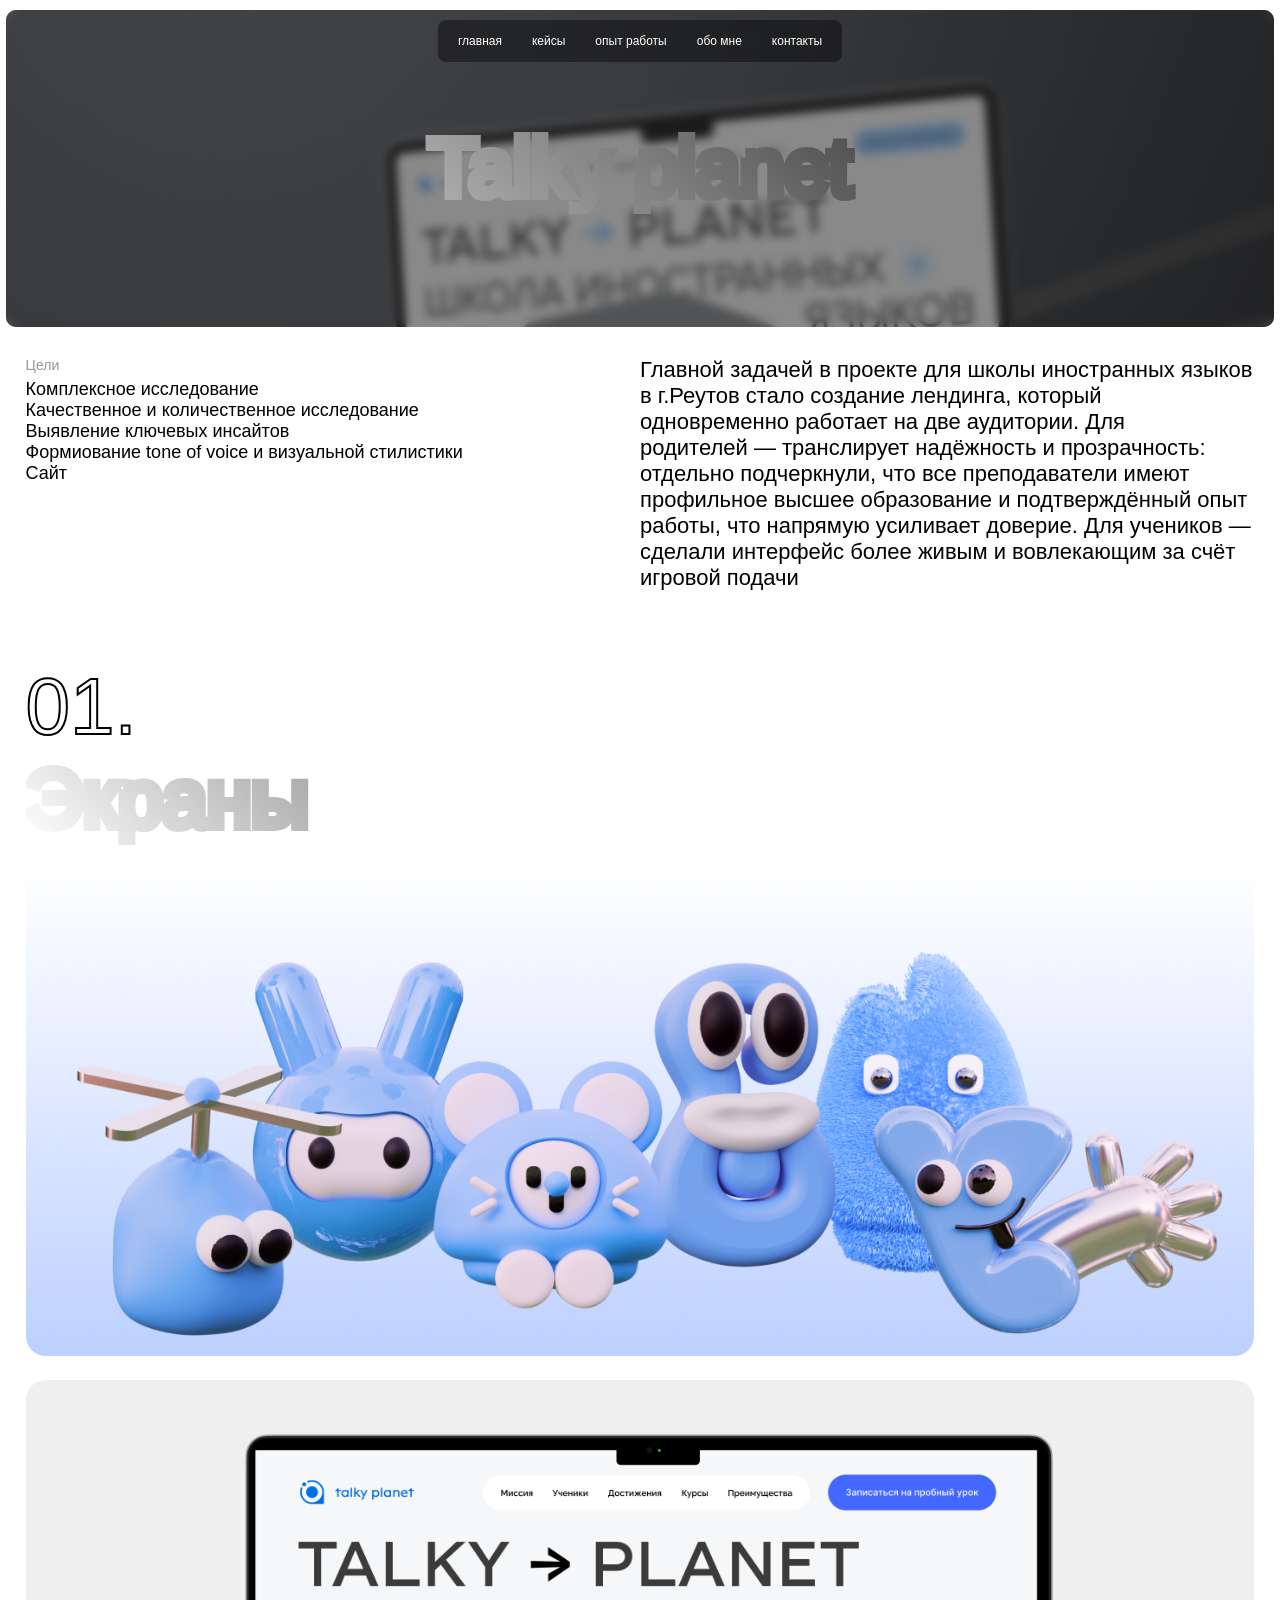
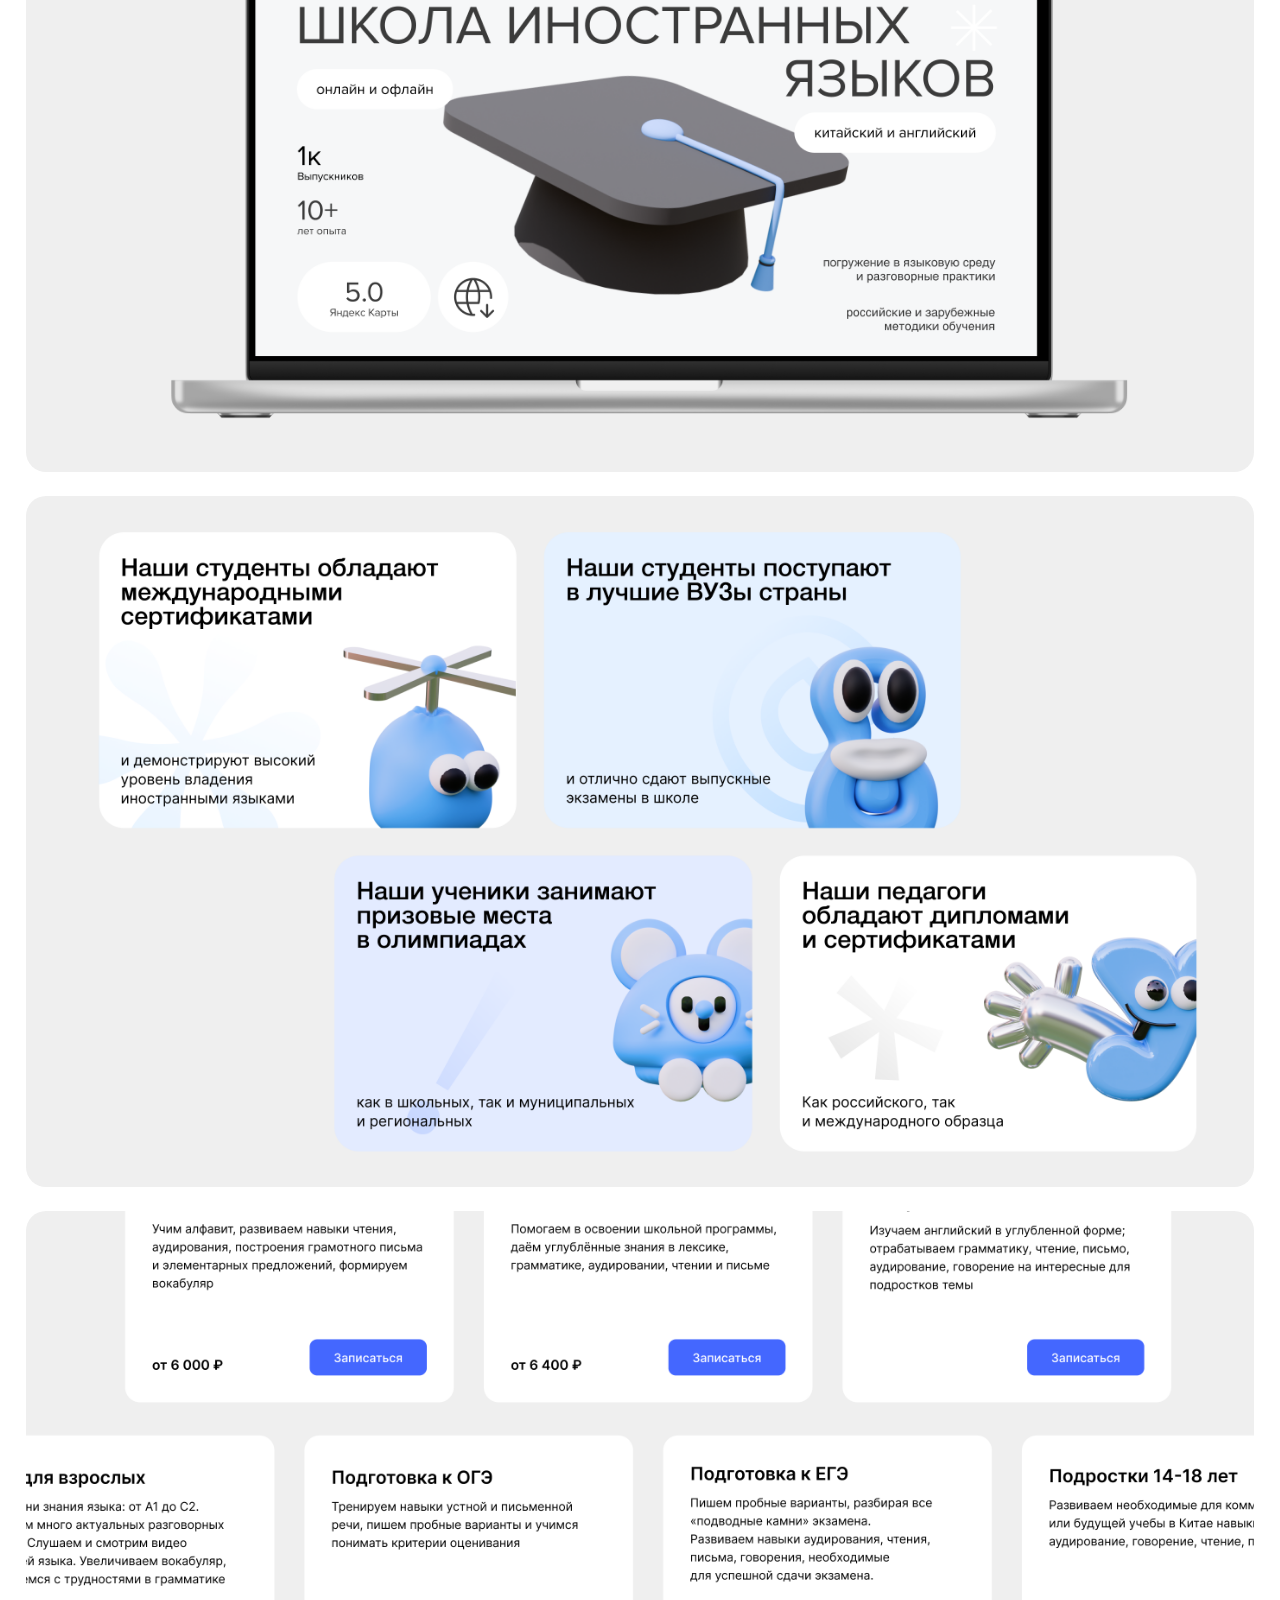
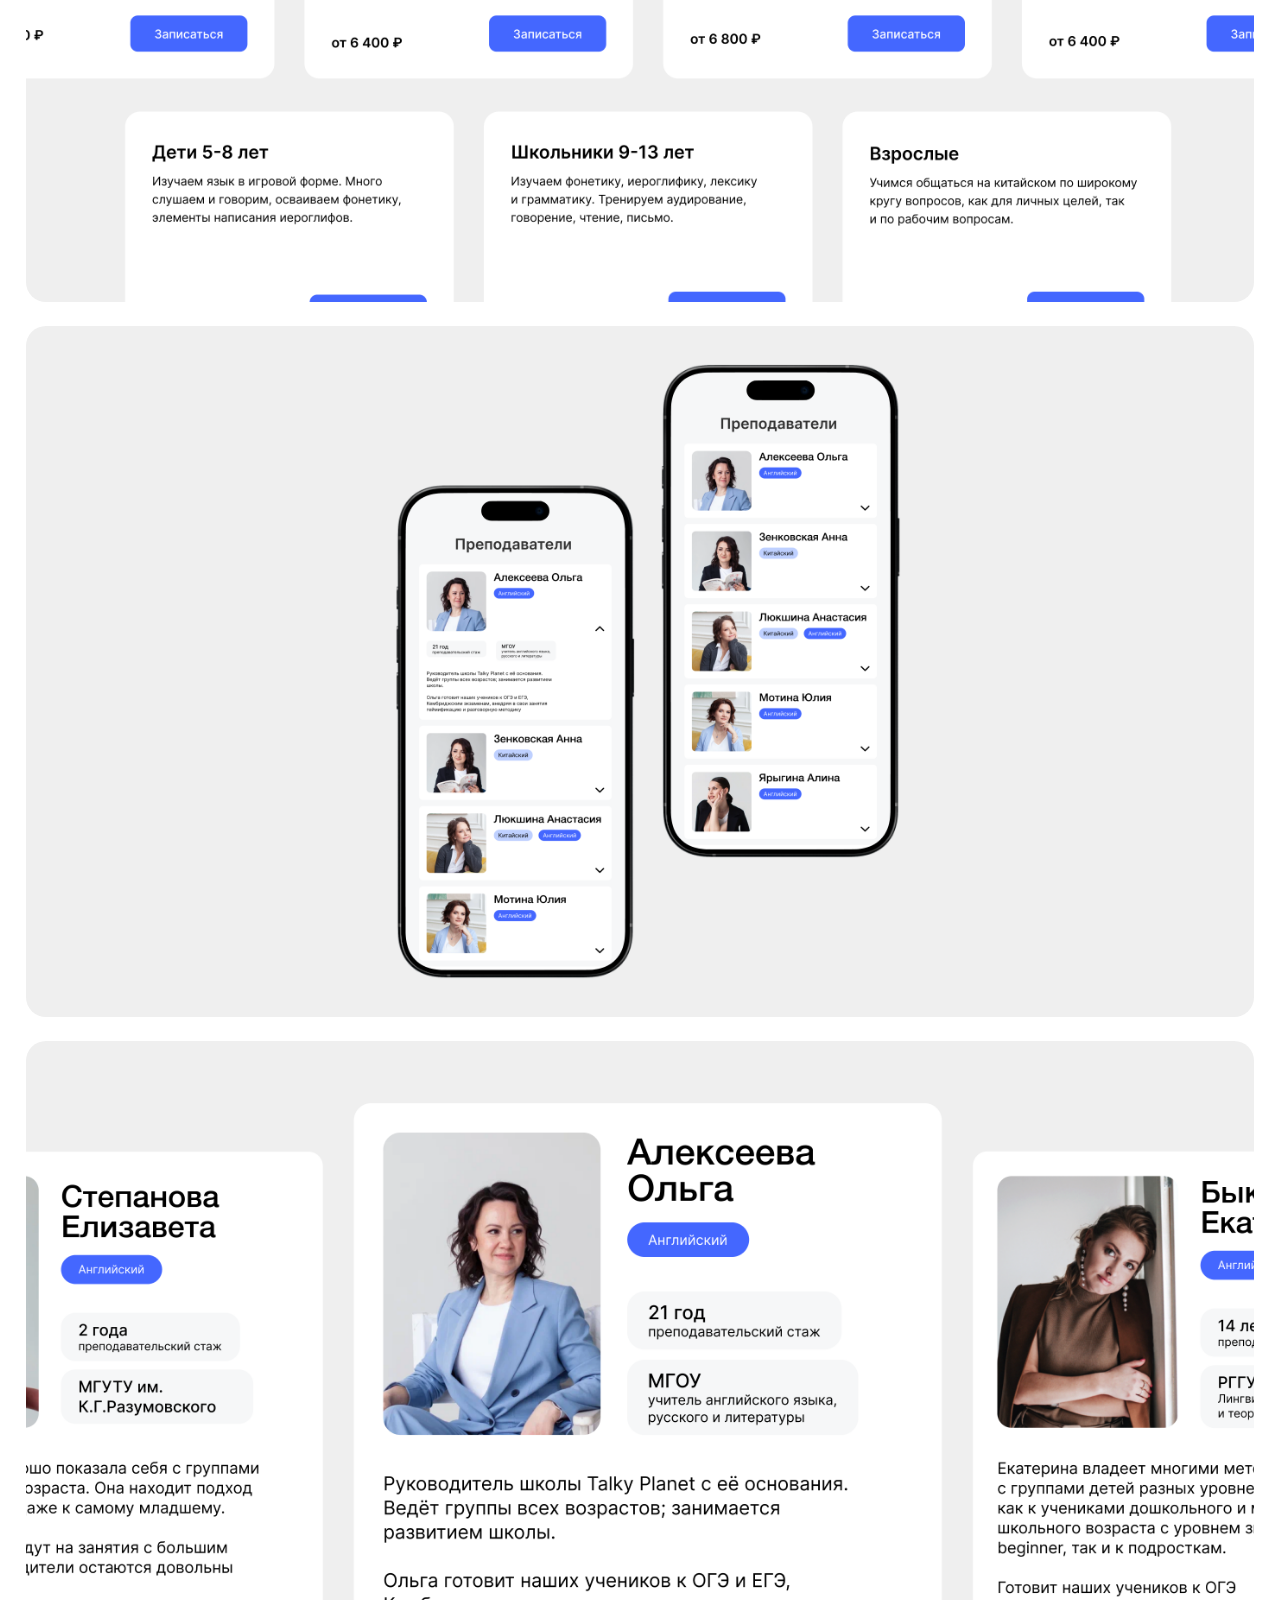
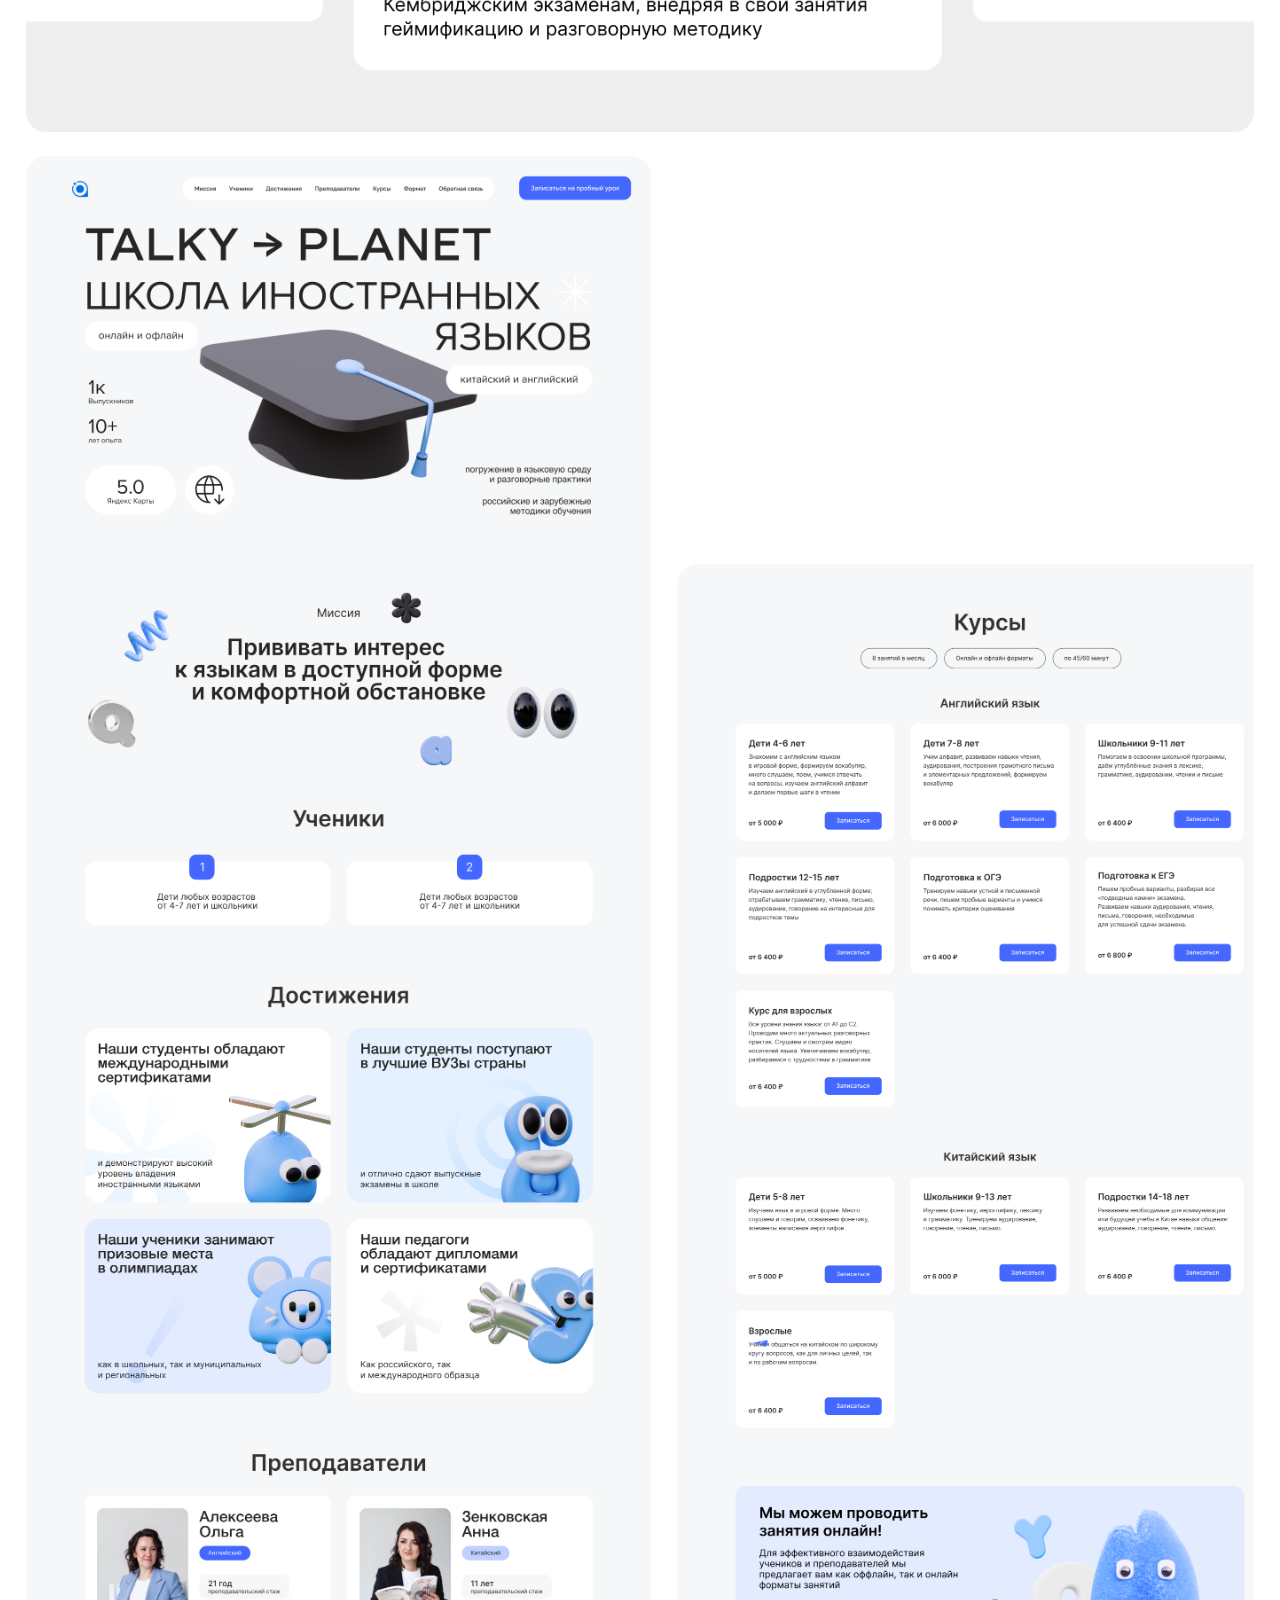
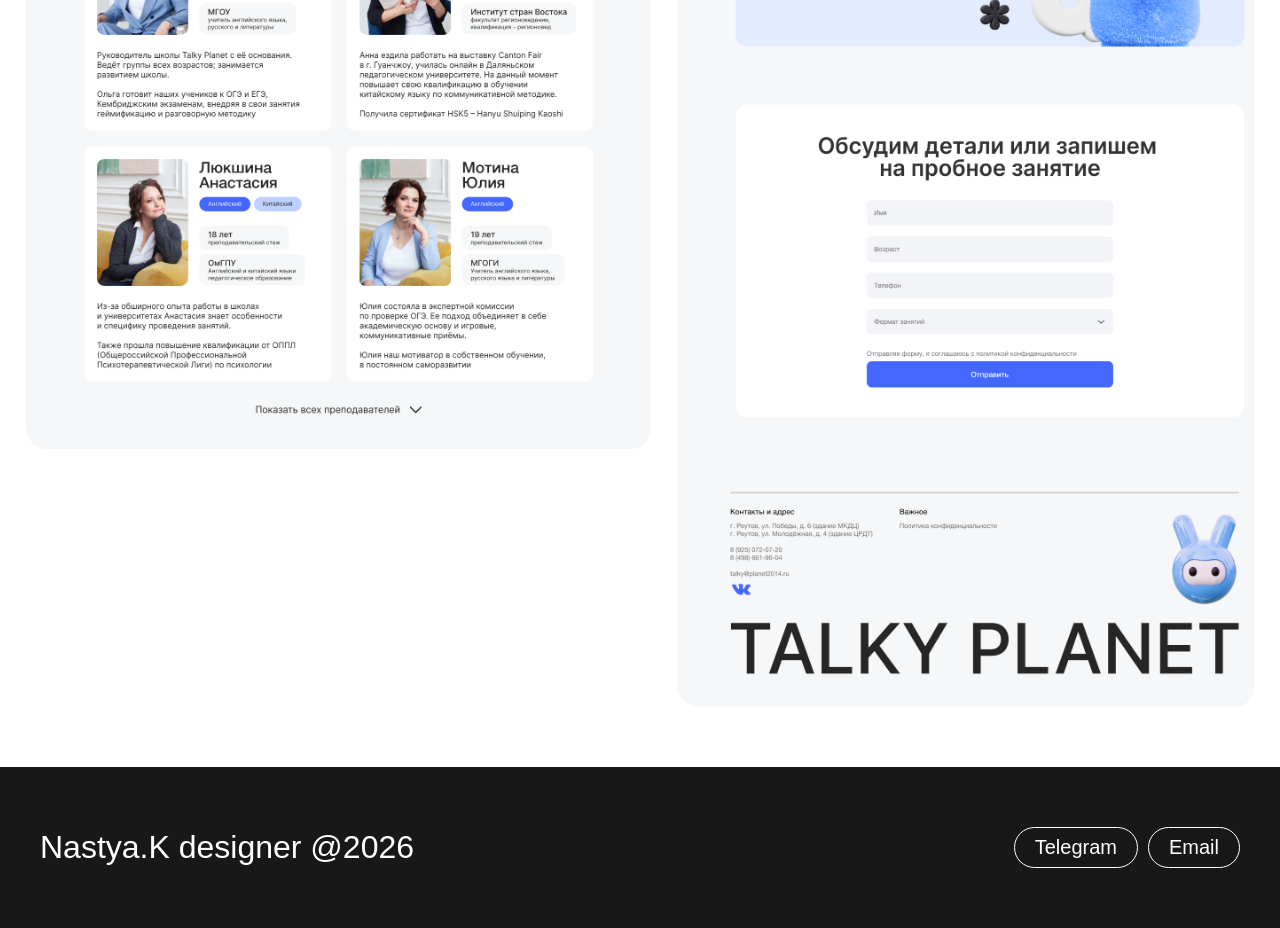
<file: tp.html>
<!DOCTYPE html>
<html lang="ru">
  <head>
    <meta charset="UTF-8" />
    <title>Моё портфолио</title>
    <link rel="stylesheet" href="scss/style.css" />
    <script src="script.js" defer></script>
  </head>
  <body class="page2">
    <header>
      <div class="menu">
        <a href="index.html#section1" class="point">главная</a>
        <a href="index.html#section2" class="point">кейсы</a>
        <a href="index.html#section4" class="point">опыт работы</a>
        <a href="index.html#section3" class="point">обо мне</a>
        <a href="index.html#section5" class="point">контакты</a>
      </div>
    </header>
    <div class="cover1">
      <div class="blur"><h3>Talky planet</h3></div>
    </div>

    <div class="annotation">
      <div class="teams">
        <div class="work1">
          <h4>Цели</h4>
          <p class="textlitl">
            Комплексное исследование
            <br />
            Качественное и количественное исследование
            <br />
            Выявление ключевых инсайтов
            <br />
            Формиование tone of&nbsp;voice и&nbsp;визуальной стилистики
            <br />
            Сайт
          </p>
        </div>
      </div>
      <div class="doing">
        <div class="work1">
          <p class="textlitl1">
            Главной задачей в&nbsp;проекте для школы иностранных языков
            в&nbsp;г.Реутов стало создание лендинга, который одновременно
            работает на&nbsp;две аудитории. Для родителей&nbsp;&mdash;
            транслирует надёжность и&nbsp;прозрачность: отдельно подчеркнули,
            что все преподаватели имеют профильное высшее образование
            и&nbsp;подтверждённый опыт работы, что напрямую усиливает доверие.
            Для учеников&nbsp;&mdash; сделали интерфейс более живым
            и&nbsp;вовлекающим за&nbsp;счёт игровой подачи
          </p>
        </div>
      </div>
    </div>
    <div class="projects">
      <div class="project">
        <div class="text2">
          <h1 class="number">01.</h1>
          <h2>Экраны</h2>
        </div>
        <div class="photos">
          <div class="photo24"></div>
          <div class="photo25"></div>
          <div class="photo26"></div>
          <div class="photo27"></div>
          <div class="photo28"></div>
          <div class="photo29"></div>
          <div class="photo30"></div>
        </div>
      </div>
    </div>
    <div class="section8" id="section8">
      <div class="name" href>Nastya.K designer @2026</div>
      <div class="contacts">
        <a href="https://t.me/nastya_kd" target="_blank">
          <h4 class="tg">Telegram</h4>
        </a>
        <a href="mailto:anastasia.kolodina107@gmail.com" target="_blank">
          <h4 class="email">Email</h4>
        </a>
      </div>
    </div>
  </body>
</html>
</file>
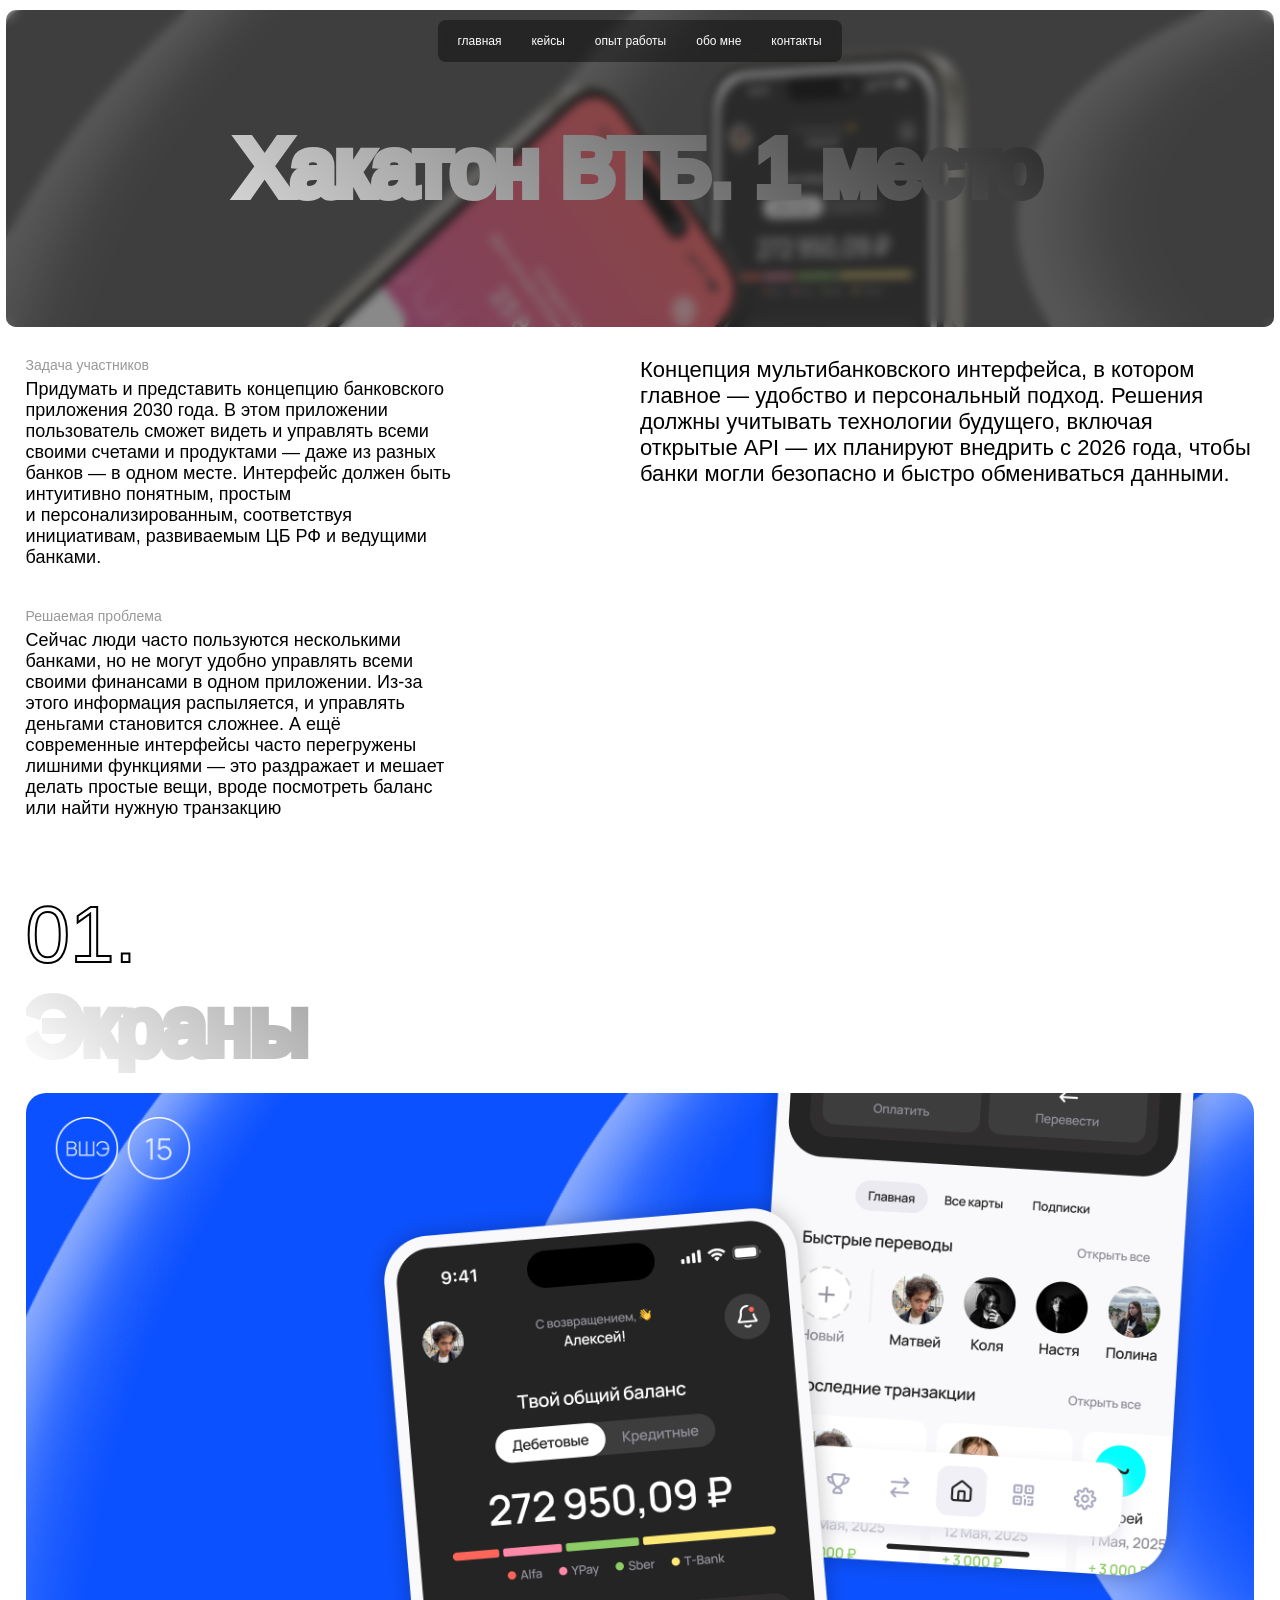
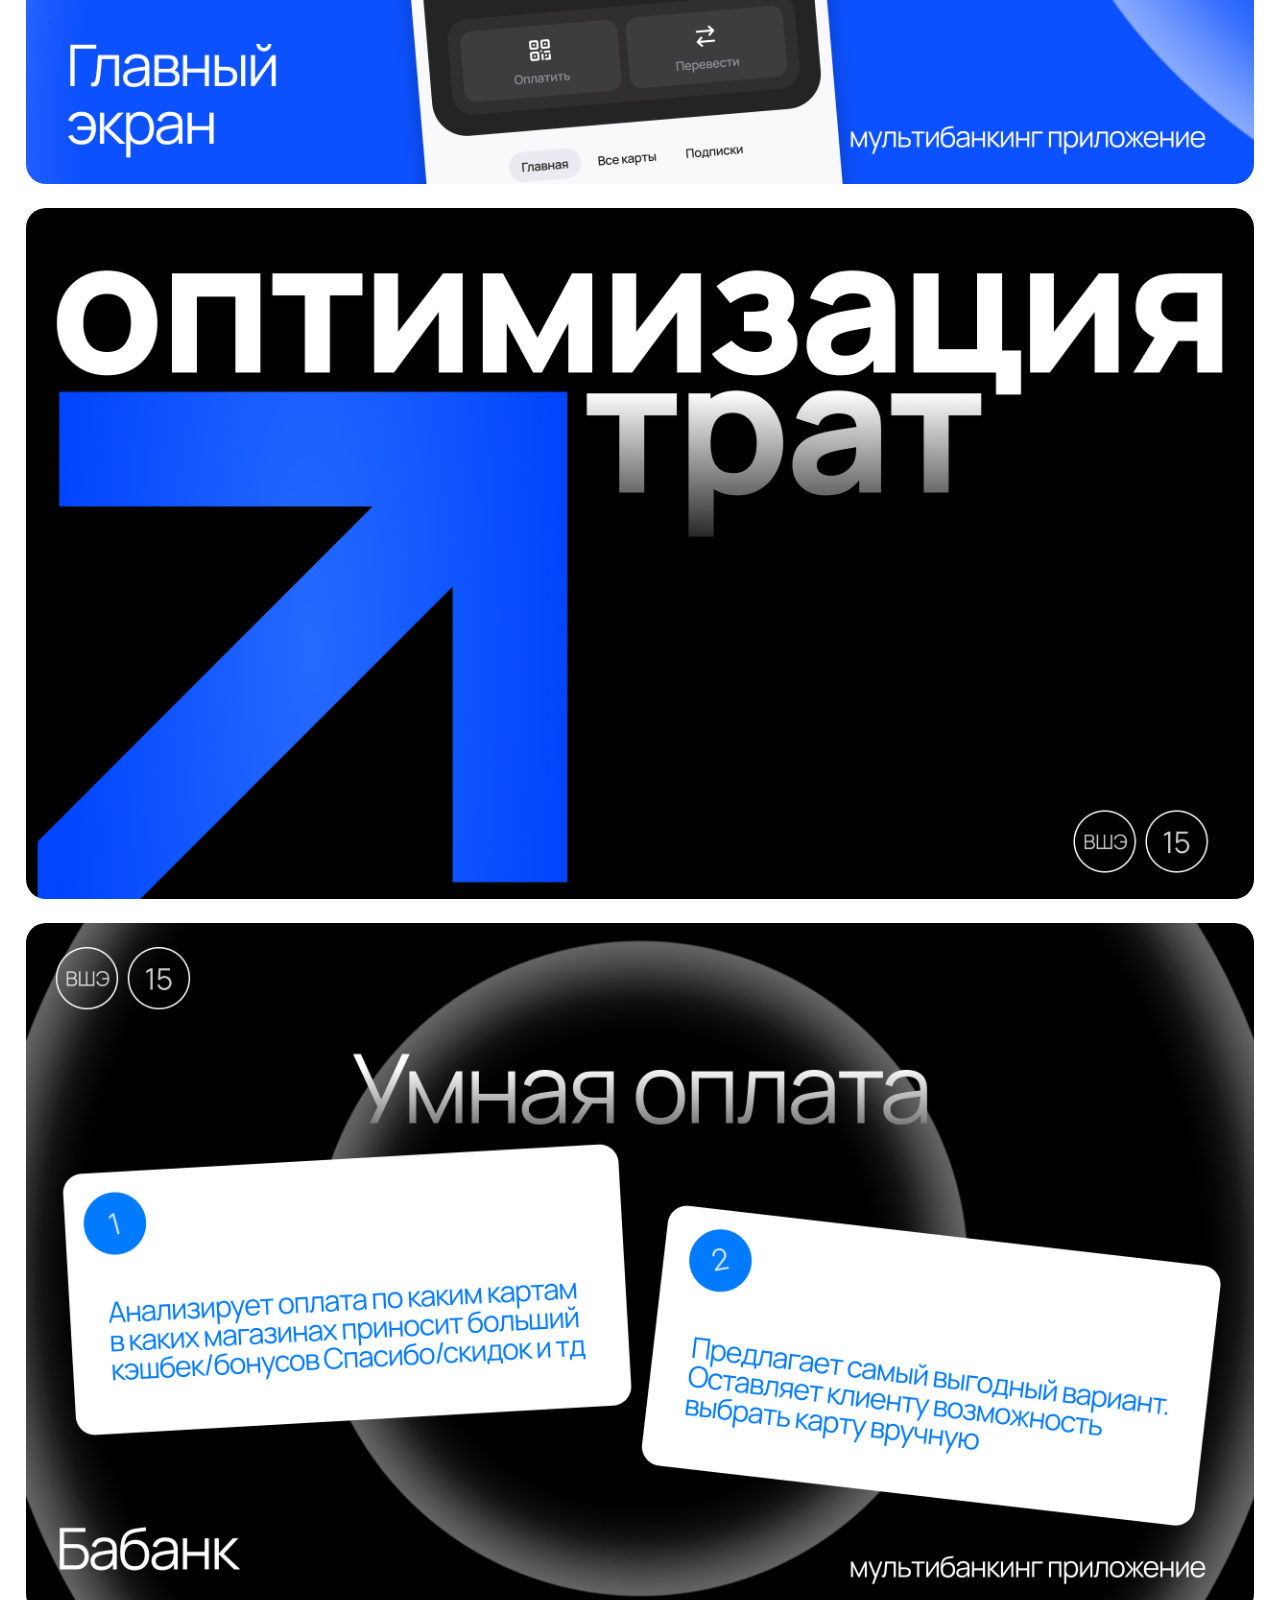
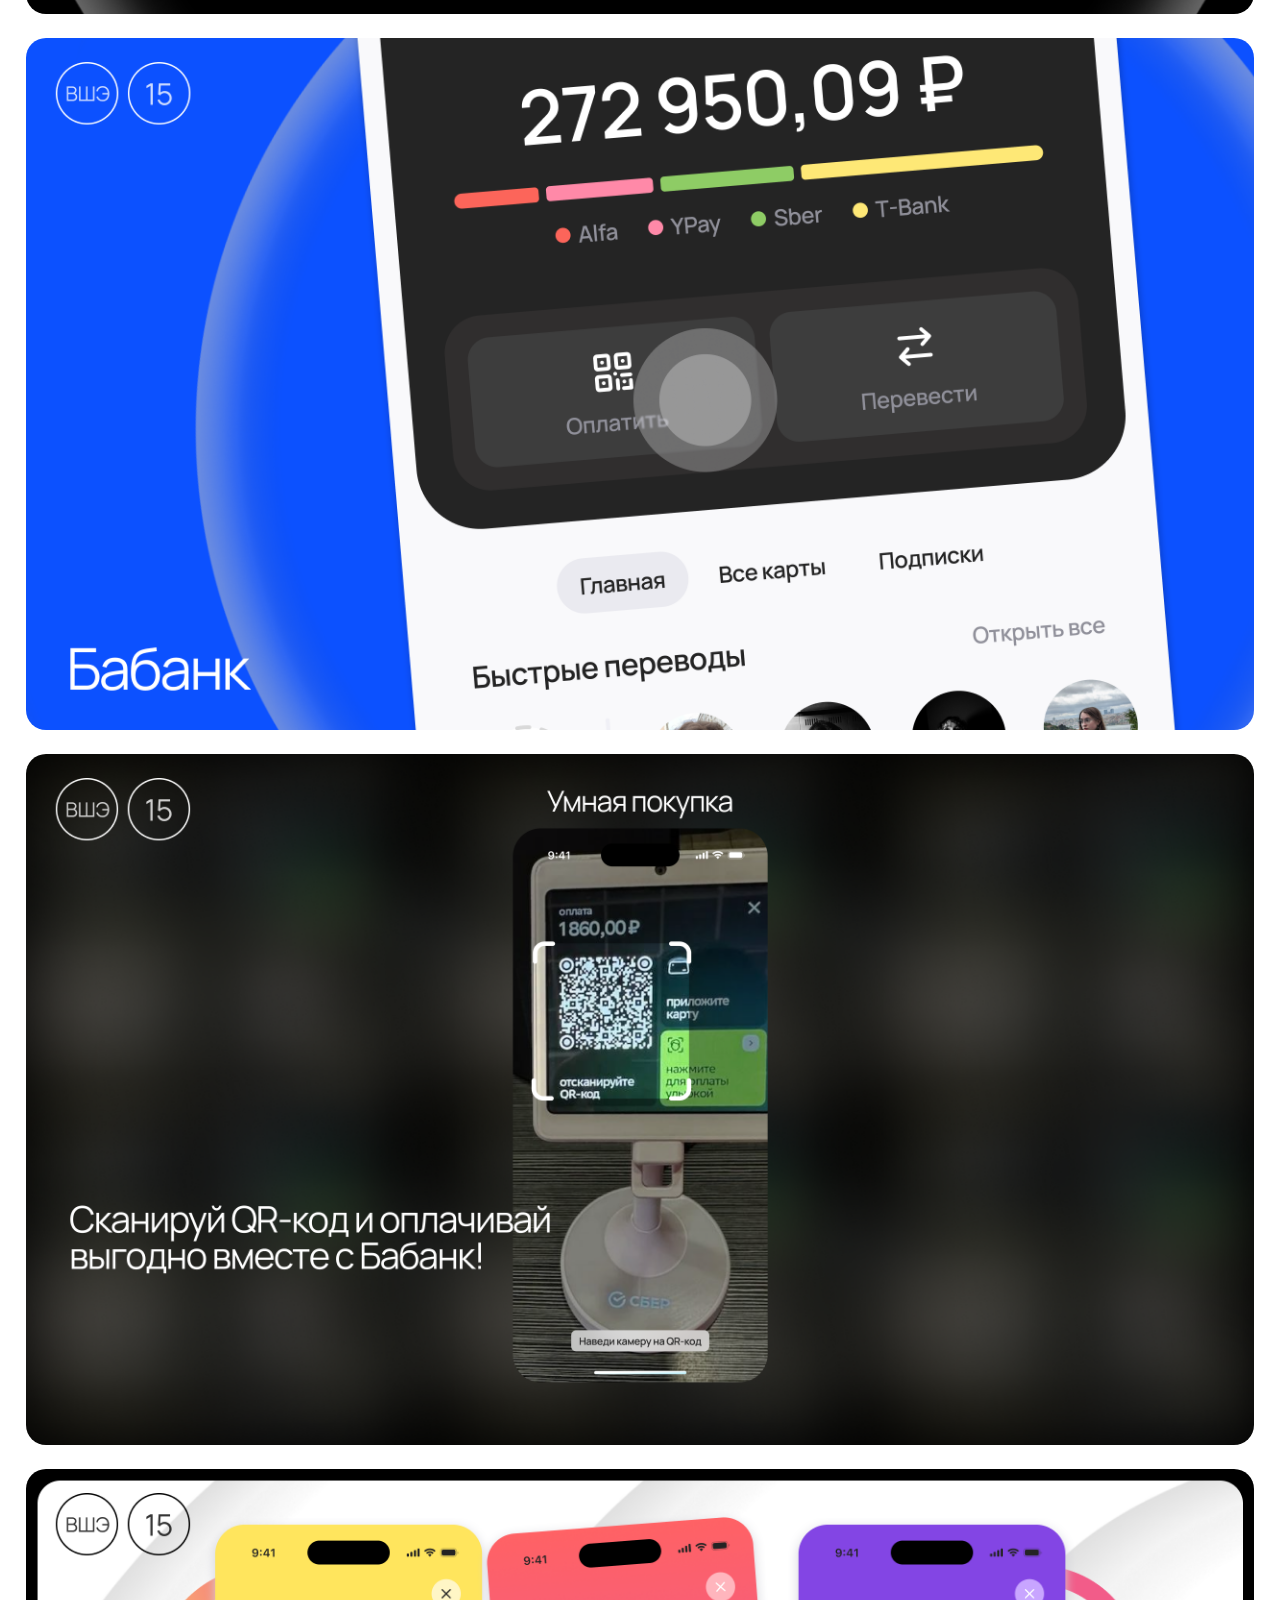
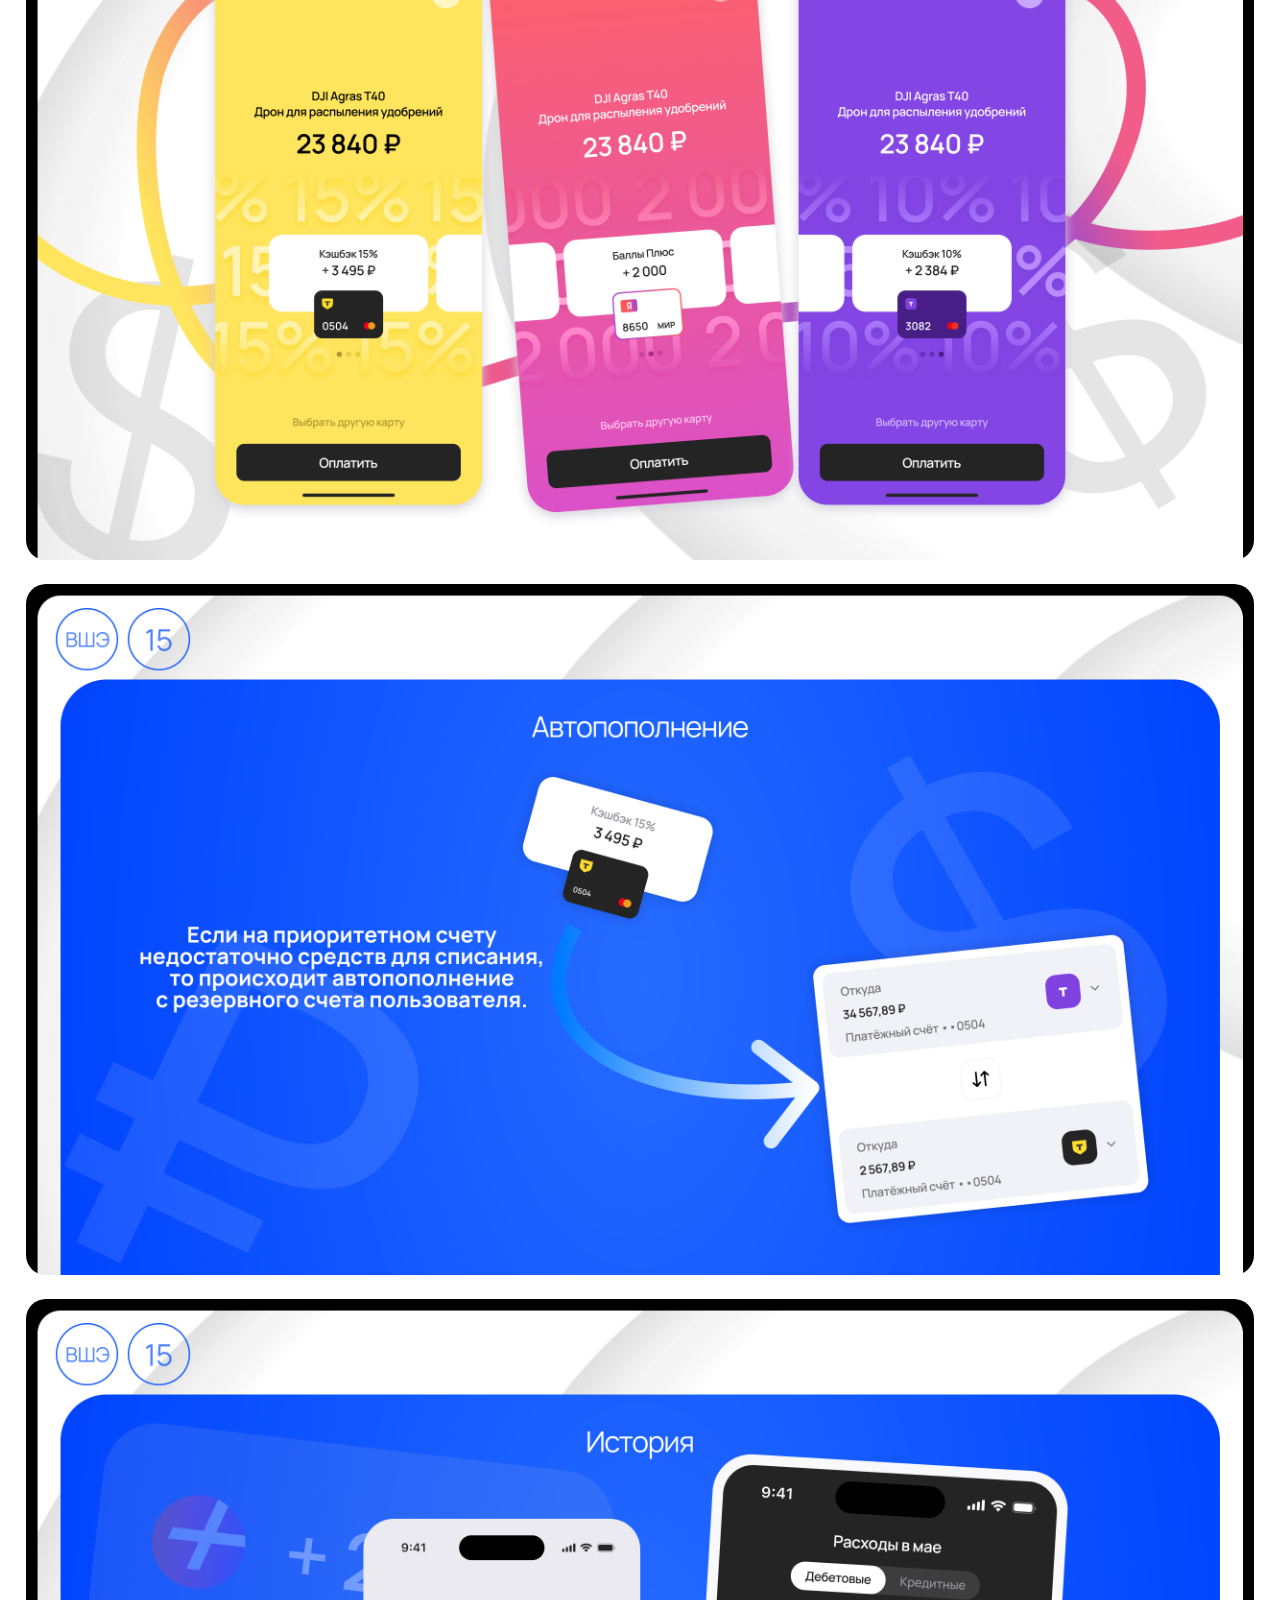
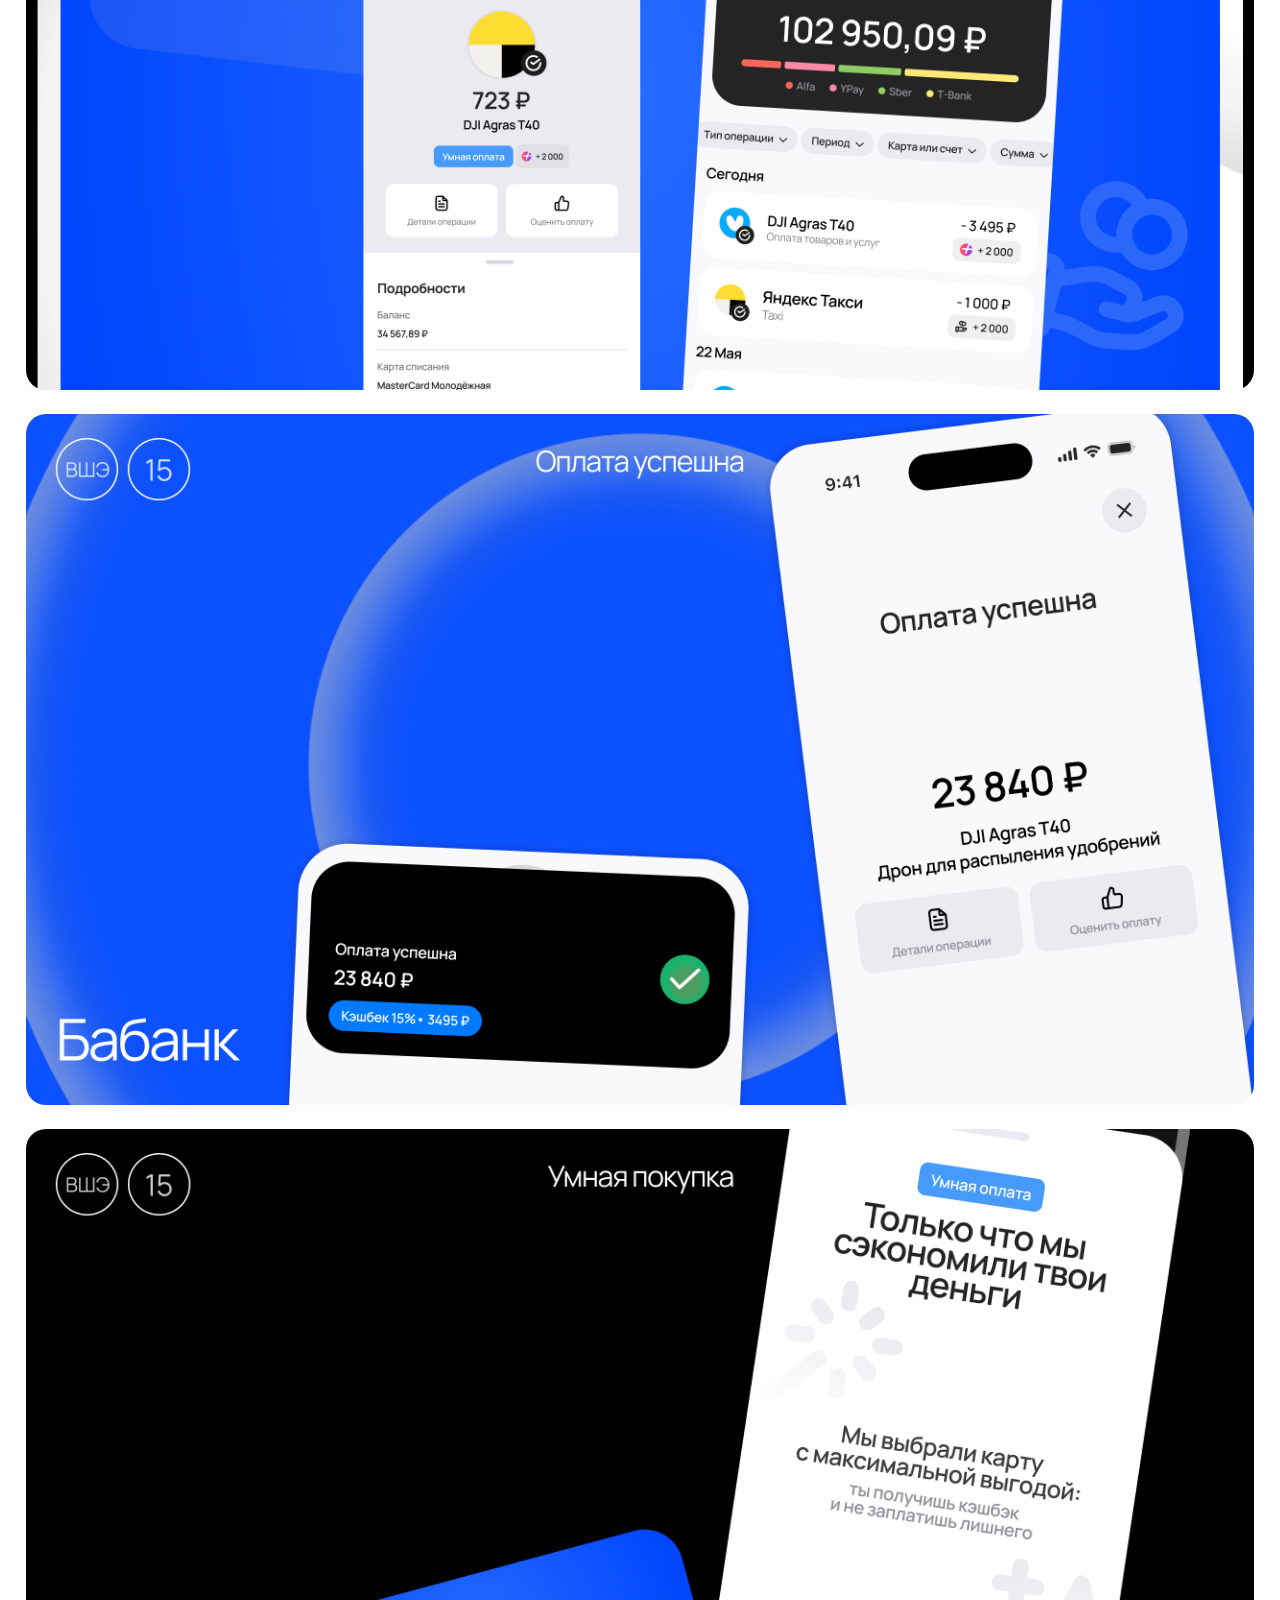
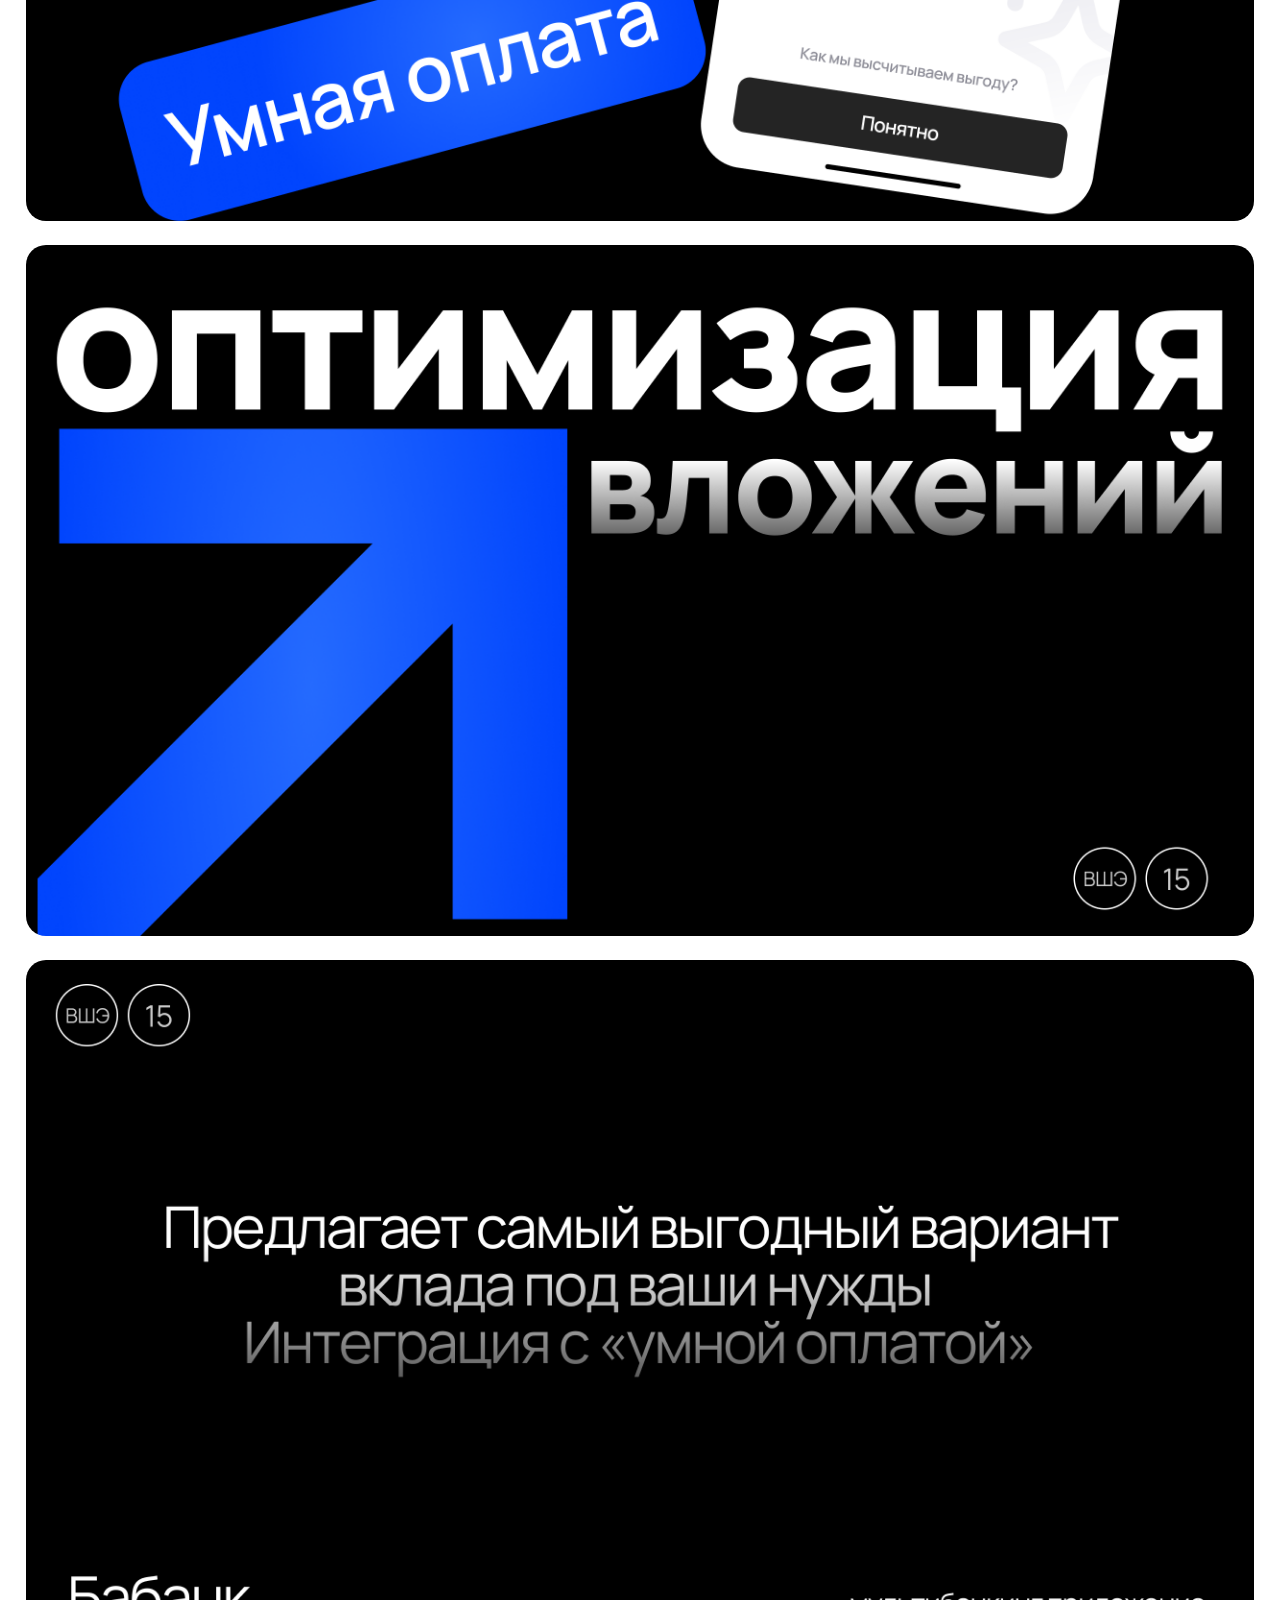
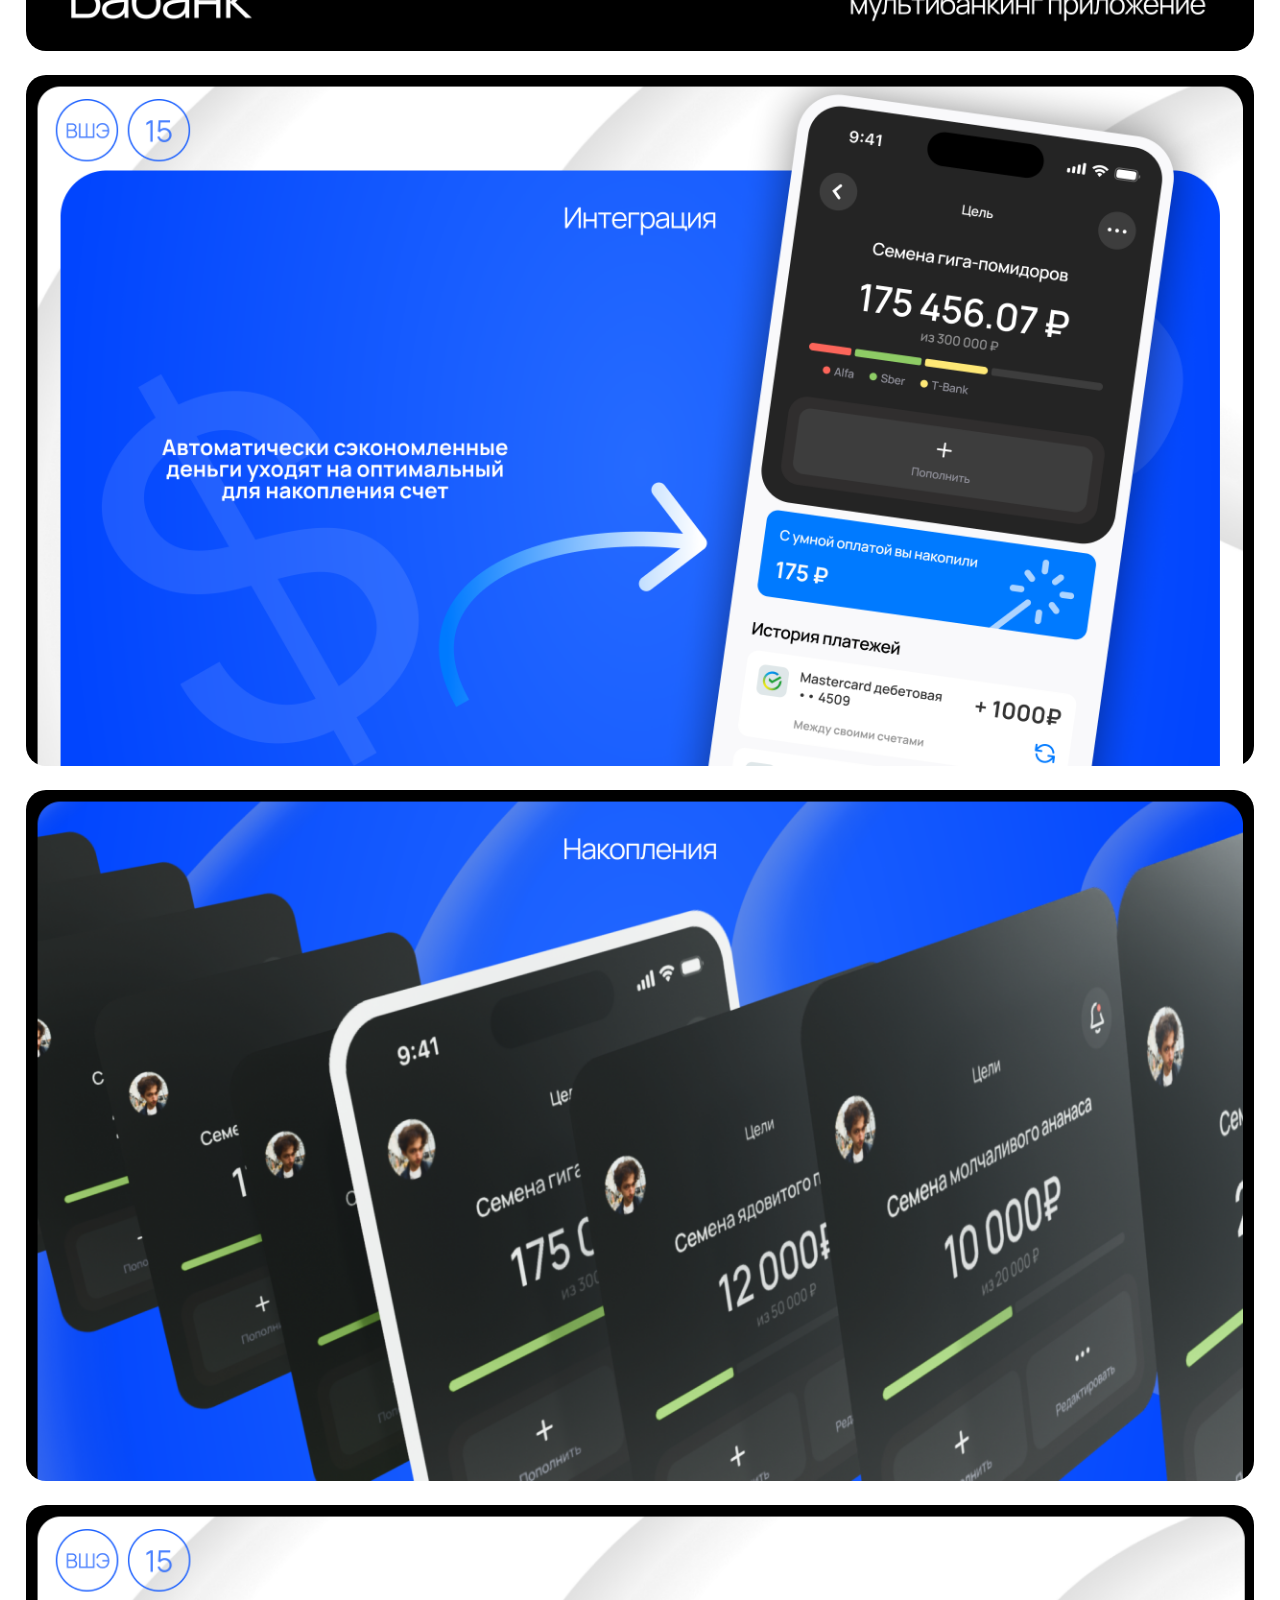
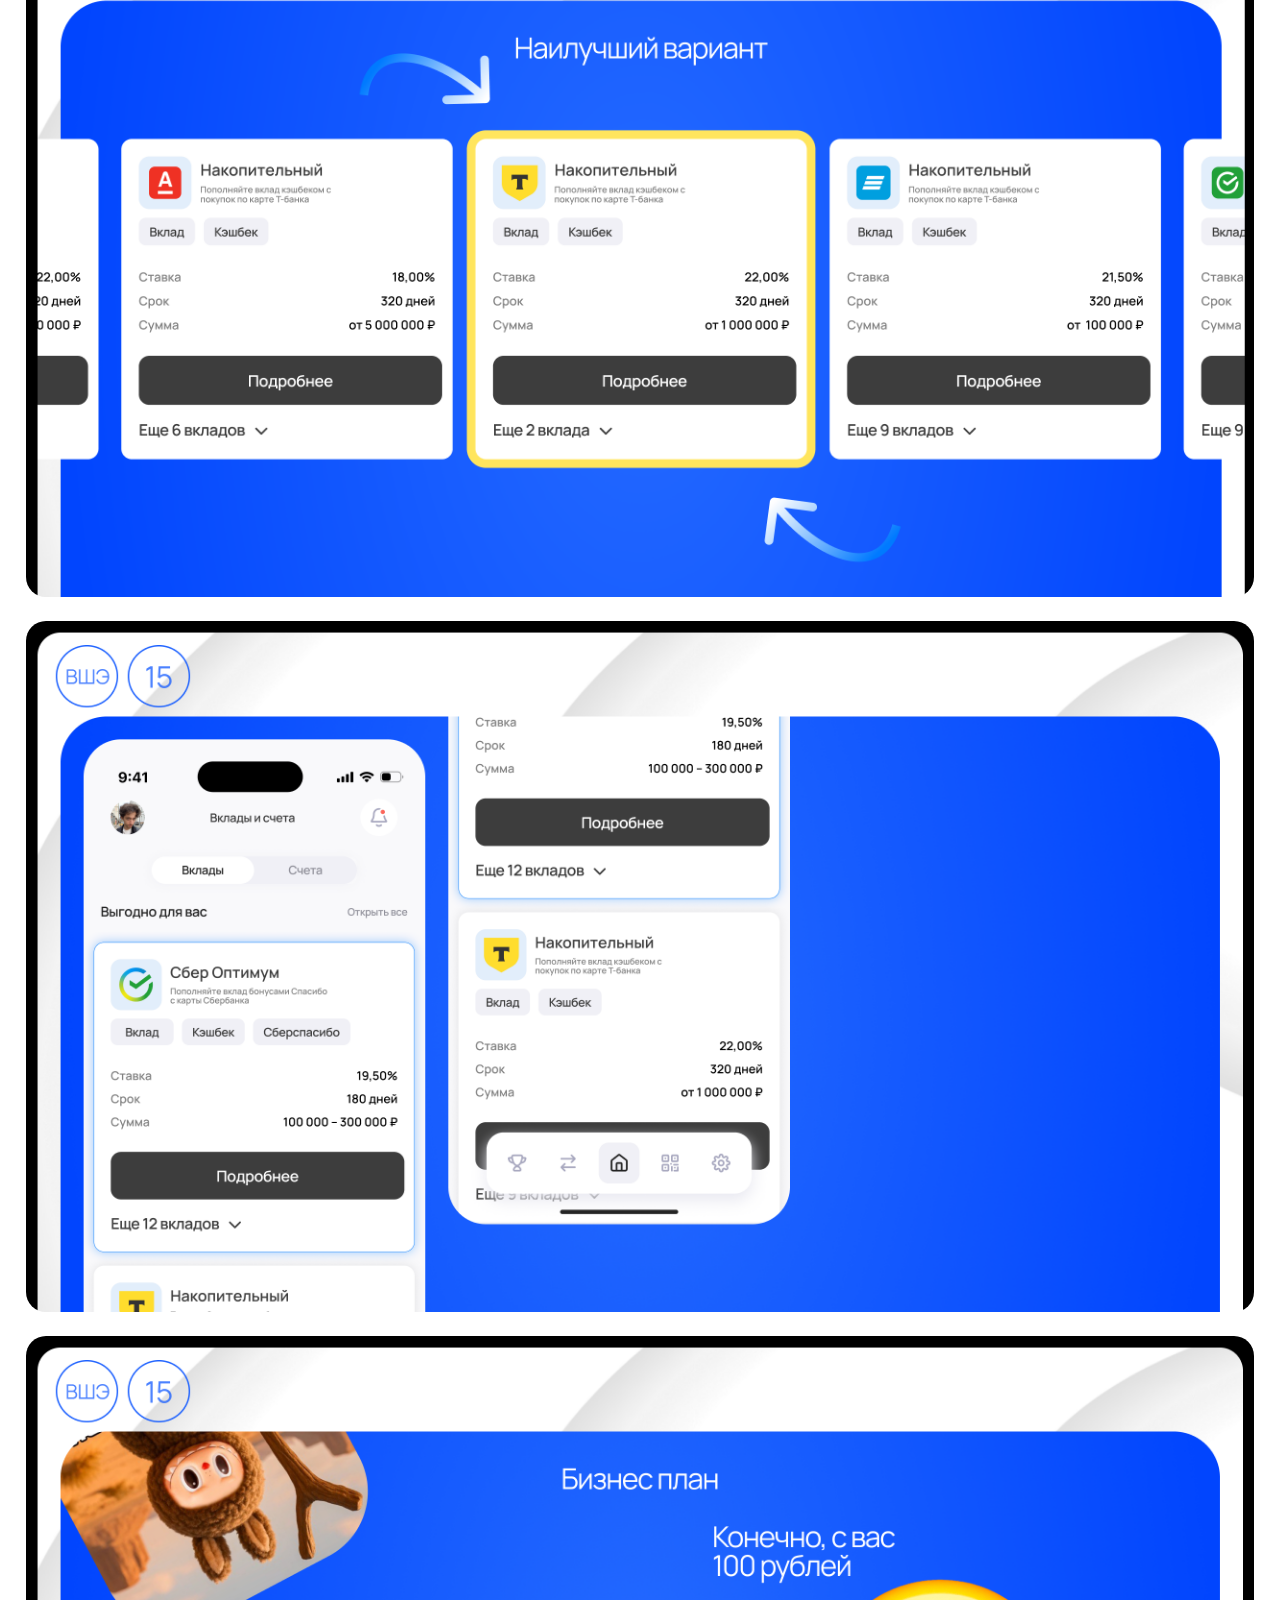
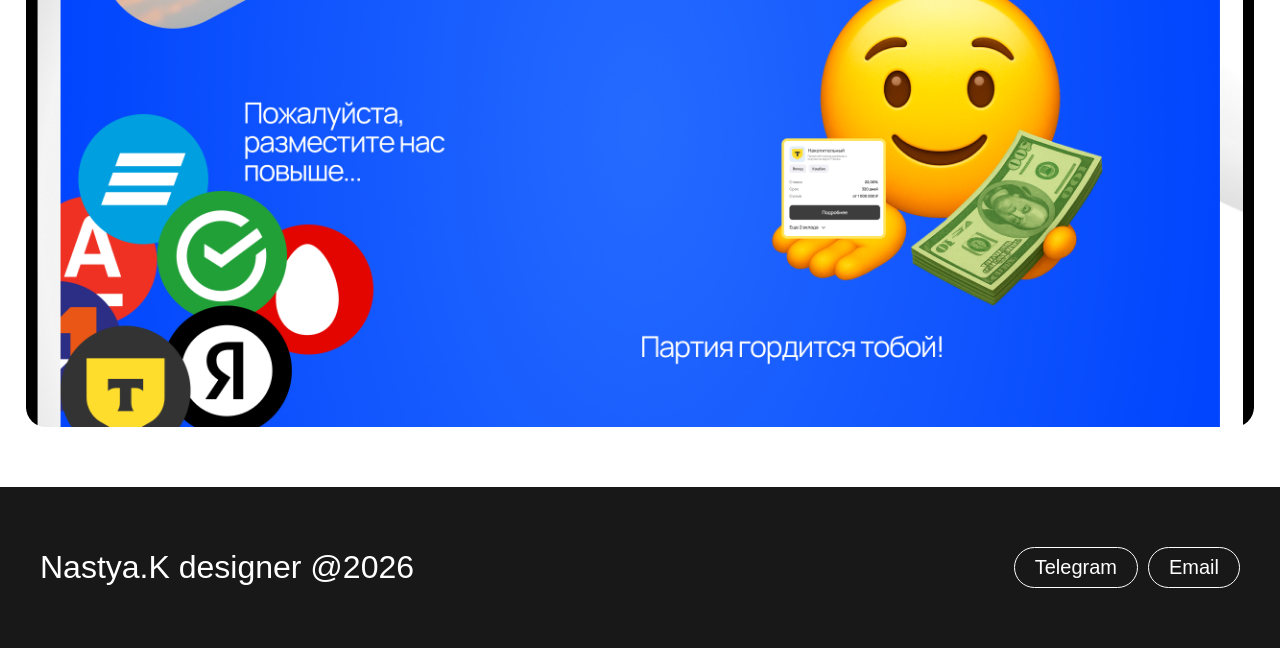
<file: vtb.html>
<!DOCTYPE html>
<html lang="ru">
  <head>
    <meta charset="UTF-8" />
    <title>Моё портфолио</title>
    <link rel="stylesheet" href="scss/style.css" />
    <script src="script.js" defer></script>
  </head>
  <body class="page2">
    <header>
      <div class="menu">
        <a href="index.html#section1" class="point">главная</a>
        <a href="index.html#section2" class="point">кейсы</a>
        <a href="index.html#section4" class="point">опыт работы</a>
        <a href="index.html#section3" class="point">обо мне</a>
        <a href="index.html#section5" class="point">контакты</a>
      </div>
    </header>
    <div class="cover4">
      <div class="blur"><h3>Хакатон ВТБ. 1 место</h3></div>
    </div>

    <div class="annotation">
      <div class="teams">
        <div class="work1">
          <h4>Задача участников</h4>
          <p class="textlitl" style="width: 70%">
            Придумать и&nbsp;представить концепцию банковского приложения
            2030&nbsp;года. В&nbsp;этом приложении пользователь сможет видеть
            и&nbsp;управлять всеми своими счетами и&nbsp;продуктами&nbsp;&mdash;
            даже из&nbsp;разных банков&nbsp;&mdash; в&nbsp;одном месте.
            Интерфейс должен быть интуитивно понятным, простым
            и&nbsp;персонализированным, соответствуя инициативам, развиваемым
            ЦБ&nbsp;РФ&nbsp;и&nbsp;ведущими банками.
          </p>
        </div>

        <div class="work1">
          <h4>Решаемая проблема</h4>
          <p class="textlitl" style="width: 70%">
            Сейчас люди часто пользуются несколькими банками,
            но&nbsp;не&nbsp;могут удобно управлять всеми своими финансами
            в&nbsp;одном приложении. Из-за этого информация распыляется,
            и&nbsp;управлять деньгами становится сложнее. А&nbsp;ещё современные
            интерфейсы часто перегружены лишними функциями&nbsp;&mdash; это
            раздражает и&nbsp;мешает делать простые вещи, вроде посмотреть
            баланс или найти нужную транзакцию
          </p>
        </div>
      </div>
      <div class="doing">
        <div class="work1">
          <p class="textlitl1">
            Концепция мультибанковского интерфейса, в&nbsp;котором
            главное&nbsp;&mdash; удобство и&nbsp;персональный подход. Решения
            должны учитывать технологии будущего, включая открытые
            АРІ&nbsp;&mdash; их&nbsp;планируют внедрить с&nbsp;2026&nbsp;года,
            чтобы банки могли безопасно и&nbsp;быстро обмениваться данными.
          </p>
        </div>
      </div>
    </div>
    <div class="projects">
      <div class="project">
        <div class="text2">
          <h1 class="number">01.</h1>
          <h2>Экраны</h2>
        </div>
        <div class="photos">
          <div class="photo51"></div>
          <div class="photo52"></div>
          <div class="photo53"></div>
          <div class="photo54"></div>
          <div class="photo55"></div>
          <div class="photo56"></div>
          <div class="photo57"></div>
          <div class="photo58"></div>
          <div class="photo59"></div>
          <div class="photo60"></div>
          <div class="photo61"></div>
          <div class="photo62"></div>
          <div class="photo63"></div>
          <div class="photo64"></div>
          <div class="photo65"></div>
          <div class="photo66"></div>
          <div class="photo67"></div>
        </div>
      </div>
    </div>
    <div class="section8" id="section8">
      <div class="name" href>Nastya.K designer @2026</div>
      <div class="contacts">
        <a href="https://t.me/nastya_kd" target="_blank">
          <h4 class="tg">Telegram</h4>
        </a>
        <a href="mailto:anastasia.kolodina107@gmail.com" target="_blank">
          <h4 class="email">Email</h4>
        </a>
      </div>
    </div>
  </body>
</html>
</file>
<file: scss/style.css>
@charset "UTF-8";
html {
  scroll-behavior: smooth;
}

body {
  align-items: center;
  justify-content: center;
  display: flex;
  flex-direction: column;
  font-family: "Helvetica Neue", Helvetica, Arial, sans-serif;
  background-repeat: no-repeat;
  height: 100%;
  margin: 0px;
}

.page1 {
  background: linear-gradient(#111111, #4e4e4e);
}

.page2 {
  background: white;
}

.menu {
  display: flex;
  gap: 30px;
  justify-content: center;
  padding: 14px 20px 14px 20px;
  position: fixed;
  top: 20px;
  left: 50%;
  transform: translateX(-50%);
  width: -moz-max-content;
  width: max-content;
  background-color: rgba(0, 0, 0, 0.404);
  backdrop-filter: blur(5px);
  z-index: 9999;
  border-radius: 8px;
}

.point {
  text-decoration: none;
  font-size: 12px;
  color: white;
}

.section1 {
  width: 100%; /* или другие размеры */
  height: 820px;
  background-image: url("../images/itog.png");
  background-size: cover; /* Изображение масштабируется */
  background-position: center; /* Центрирование */
  background-repeat: no-repeat; /* Без повторений */
  background-position: center bottom;
  display: flex;
  flex-direction: column;
}

.logos {
  display: flex;
  flex-direction: row;
  padding: 40px;
  justify-content: space-between;
}

.pic1 {
  background-image: url("../images/hse.png");
  background-size: cover;
  width: 100px;
  height: 40px;
}

.pic2 {
  background-image: url("../images/sber.png");
  background-size: cover;
  width: 123px;
  height: 40px;
}

.block1 {
  display: flex;
  flex-direction: row;
  align-items: center;
  justify-content: space-between;
  margin-top: auto;
}

.descript1 {
  color: white;
  padding: 40px;
}

.descript2 {
  color: white;
  padding: 40px;
  text-align: right;
}

.tags {
  display: flex;
  flex-direction: row;
  color: white;
  height: -moz-fit-content;
  height: fit-content;
  font-size: 18px;
  gap: 30px;
}

.tag1 {
  background-color: white;
  color: #ff3ab7;
  border-radius: 1000px;
  display: flex;
  padding: 10px 24px 10px 24px;
  justify-content: center;
  align-items: center;
}

.tag2 {
  border: 3px solid white;
  border-radius: 1000px;
  display: flex;
  color: white;
  padding: 10px 24px 10px 24px;
}

.section2 {
  width: 100%;
  height: 100%;
  background-color: white;
  display: flex;
  justify-content: center;
  border-radius: 20px 20px 0px 0px;
}

.works {
  display: flex;
  flex-direction: row;
  width: 96%;
  height: 100%;
  gap: 24px;
  margin-top: 40px;
  justify-content: center;
}

.cases1,
.cases2 {
  display: flex;
  flex-direction: column;
  width: 50%;
  height: 100%;
  gap: 20px;
}

.cases1 div,
.cases2 div {
  background-size: cover;
  width: 100%;
  aspect-ratio: 16/9;
  border-radius: 10px;
}

.case1 {
  background-image: url("../images/sbercover1.png");
}

.case2 {
  background-image: url("../images/behappy.png");
}

.case3 {
  background-image: url("../images/vtbcover2.png");
}

.case4 {
  background-image: url("../images/tp.png");
}

.case5 {
  background-image: url("../images/plant.png");
}

.case6 {
  background-image: url("../images/readcover.png");
}

p,
h1,
h2,
h3,
h4 {
  font-family: "Proxima Nova", Helvetica, Arial, sans-serif;
  margin-block-start: 0em;
  margin-block-end: 0em;
}

.section3,
.section4 {
  background-color: white;
  width: 100%;
}

.text1 {
  width: 80%;
}

h1,
h2,
h3 {
  font-weight: 400;
  font-size: 80px;
  width: auto;
}

h1 {
  -webkit-text-stroke: 10px grey; /* Толщина и цвет обводки */
  text-stroke: 10px grey;
}

h2,
h3 {
  /* 1. Цвет контура и толщина */
  -webkit-text-stroke: 10px transparent; /* Делаем контур прозрачным для отображения фона */
  /* 2. Градиент для обводки/текста */
  background-image: linear-gradient(45deg, white, black);
  /* 3. Применяем градиент к контуру */
  -webkit-background-clip: text;
  background-clip: text;
  /* 4. Заливка текста (сделать прозрачным, чтобы видеть только обводку) */
  -webkit-text-fill-color: transparent; /* Можно задать сплошной цвет, если нужно */
}

.number {
  font-weight: 400;
  font-size: 80px;
}

p {
  font-weight: 300;
  font-size: 20px;
  width: 60%;
}

.text1 {
  display: flex;
  flex-direction: column;
  gap: 20px;
}

.text {
  text-decoration: underline;
}

.about {
  display: flex;
  flex-direction: column;
  gap: 80px;
  background-color: white;
  padding: 36px;
  padding-bottom: 100px;
}

.title {
  display: flex;
  flex-direction: row;
  gap: 20px;
}

.number {
  color: white;
  -webkit-text-stroke: 2px black; /* Толщина и цвет обводки */
  text-stroke: 2px black;
}

.tag {
  font-weight: 300;
  font-size: 24px;
  font-family: "Proxima Nova", Helvetica, Arial, sans-serif;
}

li,
.team {
  font-weight: 300;
  font-size: 20px;
  font-family: "Proxima Nova", Helvetica, Arial, sans-serif;
  margin-top: 20px;
  width: 60%;
}

.hidden-div1 {
  opacity: 0;
  transition: opacity 0.3s ease; /* Плавность */
  visibility: hidden; /* Скрывает, но оставляет место */
  background-color: rgba(47, 47, 47, 0.924);
  backdrop-filter: blur(5px);
  display: flex;
  flex-direction: column;
  justify-content: center;
  align-items: center;
  align-content: center;
  gap: 20px;
}

.container1:hover .hidden-div1 {
  opacity: 1;
  visibility: visible;
}

.button-link {
  background-color: rgba(255, 255, 255, 0.502);
  color: white;
  font-weight: 300;
  font-size: 18px;
  font-family: "Proxima Nova", Helvetica, Arial, sans-serif;
  border: 1px solid white;
  border-radius: 100px;
  padding: 10px 20px 10px 20px;
  text-decoration: none;
}

h3 {
  width: 100%;
  text-align: center;
}

.cover,
.cover1,
.cover2,
.cover3,
.cover4,
.cover5 {
  background-size: cover;
  width: 99%;
  aspect-ratio: 16/4;
  border-radius: 10px;
  display: flex;
  justify-content: center;
  align-items: center;
  border-radius: 10px;
  margin-top: 10px;
}

.cover {
  background-image: url("../images/sbercover1.png");
}

.cover1 {
  background-image: url("../images/tp.png");
}

.cover2 {
  background-image: url("../images/behappy.png");
}

.cover3 {
  background-image: url("../images/plant.png");
}

.cover4 {
  background-image: url("../images/vtbcover2.png");
}

.cover5 {
  background-image: url("../images/readcover.png");
}

.blur {
  background-color: rgba(48, 48, 48, 0.57);
  backdrop-filter: blur(5px);
  width: 100%;
  height: 100%;
  display: flex;
  justify-content: center;
  align-items: center;
  border-radius: 10px;
}

p1 {
  font-weight: 300;
  font-size: 24px;
  width: 60%;
}

.team1 {
  display: flex;
  flex-direction: row;
  display: flex;
  justify-content: space-between;
  align-items: center;
  border-radius: 20px;
}

h4 {
  font-weight: 400;
  font-size: 14px;
  font-family: "Proxima Nova", Helvetica, Arial, sans-serif;
  color: rgba(0, 0, 0, 0.4078431373);
}

.textlitl,
.textlitl1 {
  color: black;
  width: 100%;
}

.textlitl {
  font-size: 18px;
  font-weight: 300;
}

.textlitl1 {
  font-size: 22px;
  font-weight: 400;
}

.teams,
.doing {
  display: flex;
  flex-direction: column;
  gap: 40px;
}

.work1 {
  display: flex;
  flex-direction: column;
  gap: 6px;
  width: 100%;
}

.annotation {
  padding: 30px 0px 30px 0px;
  display: flex;
  flex-direction: row;
  width: 96%;
  justify-content: space-between;
}

.doing,
.teams {
  width: 100%;
}

.projects {
  display: flex;
  flex-direction: column;
  justify-content: center;
  align-items: center;
  width: 96%;
  margin-top: 20px;
  gap: 120px;
}

.project {
  display: flex;
  flex-direction: column;
  width: 100%;
}

.photos div {
  background-size: cover;
  width: 100%;
  height: 100%;
  border-radius: 20px;
}

.photo-1,
.photo-2,
.photo0,
.photo1,
.photo2,
.photo3,
.photo4,
.photo6,
.photo8,
.photo10,
.photo11,
.photo12,
.photo14,
.photo15,
.photo17,
.photo18,
.photo20,
.photo21,
.photo23,
.photo25,
.photo26,
.photo27,
.photo28,
.photo29,
.photo31,
.photo32,
.photo33,
.photo34,
.photo35,
.photo36,
.photo37,
.photo38,
.photo39,
.photo40,
.photo41,
.photo42,
.photo43,
.photo44,
.photo45,
.photo46,
.photo47,
.photo48,
.photo49,
.photo50,
.photo51,
.photo52,
.photo53,
.photo54,
.photo55,
.photo56,
.photo57,
.photo58,
.photo59,
.photo60,
.photo61,
.photo62,
.photo63,
.photo64,
.photo65,
.photo66,
.photo67,
.photo68,
.photo69,
.photo70,
.photo71,
.photo72,
.photo73,
.photo74,
.photo75,
.photo76 {
  aspect-ratio: 16/9;
}

.photo5,
.photo24 {
  aspect-ratio: 10/4;
}

.photo9,
.photo22 {
  aspect-ratio: 12/4;
}

.photo7 {
  aspect-ratio: 4/6;
}

.photo13 {
  aspect-ratio: 12/12;
}

.photo16 {
  aspect-ratio: 12/5.74;
}

.photo19 {
  aspect-ratio: 12/5.975;
}

.photo30 {
  aspect-ratio: 4/7;
}

.photo-2 {
  background-image: url("../images/kon-2.png");
}

.photo-1 {
  background-image: url("../images/kon-1.png");
}

.photo0 {
  background-image: url("../images/kon0.png");
}

.photo1 {
  background-image: url("../images/kon1.png");
}

.photo2 {
  background-image: url("../images/kon2.png");
}

.photo3 {
  background-image: url("../images/kon3.png");
}

.photo4 {
  background-image: url("../images/kval1.png");
}

.photo5 {
  background-image: url("../images/kval2.png");
}

.photo6 {
  background-image: url("../images/kval3.png");
}

.photo7 {
  background-image: url("../images/str.png");
}

.photo8 {
  background-image: url("../images/nki.png");
}

.photo9 {
  background-image: url("../images/rez1.png");
}

.photo10 {
  background-image: url("../images/rez2.png");
}

.photo11 {
  background-image: url("../images/rez3.png");
}

.photo12 {
  background-image: url("../images/kred1.png");
}

.photo13 {
  background-image: url("../images/kred2.png");
}

.photo14 {
  background-image: url("../images/iis1.png");
}

.photo15 {
  background-image: url("../images/iis2.png");
}

.photo16 {
  background-image: url("../images/iis3.png");
}

.photo17 {
  background-image: url("../images/zatrat1.png");
}

.photo18 {
  background-image: url("../images/zatrat2.png");
}

.photo19 {
  background-image: url("../images/zatrat3.png");
}

.photo20 {
  background-image: url("../images/fill.png");
}

.photo21 {
  background-image: url("../images/sb1.png");
}

.photo22 {
  background-image: url("../images/sb2.png");
}

.photo23 {
  background-image: url("../images/sb3.png");
}

.photo24 {
  background-image: url("../images/tp1.png");
}

.photo25 {
  background-image: url("../images/tp2.png");
}

.photo26 {
  background-image: url("../images/tp3.png");
}

.photo27 {
  background-image: url("../images/tp4.png");
}

.photo28 {
  background-image: url("../images/tp5.png");
}

.photo29 {
  background-image: url("../images/tp6.png");
}

.photo30 {
  background-image: url("../images/planet.png");
}

.photo31 {
  background-image: url("../images/bh1.png");
}

.photo32 {
  background-image: url("../images/bh2.png");
}

.photo33 {
  background-image: url("../images/bh3.png");
}

.photo34 {
  background-image: url("../images/bh4.png");
}

.photo35 {
  background-image: url("../images/bh5.png");
}

.photo36 {
  background-image: url("../images/bh6.png");
}

.photo37 {
  background-image: url("../images/plant1.png");
}

.photo38 {
  background-image: url("../images/plant2.png");
}

.photo39 {
  background-image: url("../images/plant3.png");
}

.photo40 {
  background-image: url("../images/plant4.png");
}

.photo41 {
  background-image: url("../images/plant6.png");
}

.photo42 {
  background-image: url("../images/plant8.png");
}

.photo43 {
  background-image: url("../images/plant9.png");
}

.photo44 {
  background-image: url("../images/plant10.png");
}

.photo45 {
  background-image: url("../images/plant11.png");
}

.photo46 {
  background-image: url("../images/plant12.png");
}

.photo47 {
  background-image: url("../images/plant13.png");
}

.photo48 {
  background-image: url("../images/plant14.png");
}

.photo49 {
  background-image: url("../images/plant15.png");
}

.photo50 {
  background-image: url("../images/plant16.png");
}

.photo51 {
  background-image: url("../images/hac1.png");
}

.photo52 {
  background-image: url("../images/hac2.png");
}

.photo53 {
  background-image: url("../images/hac3.png");
}

.photo54 {
  background-image: url("../images/hac4.png");
}

.photo55 {
  background-image: url("../images/hac5.png");
}

.photo56 {
  background-image: url("../images/hac6.png");
}

.photo57 {
  background-image: url("../images/hac7.png");
}

.photo58 {
  background-image: url("../images/hac8.png");
}

.photo59 {
  background-image: url("../images/hac9.png");
}

.photo60 {
  background-image: url("../images/hac10.png");
}

.photo61 {
  background-image: url("../images/hac11.png");
}

.photo62 {
  background-image: url("../images/hac12.png");
}

.photo63 {
  background-image: url("../images/hac13.png");
}

.photo64 {
  background-image: url("../images/hac14.png");
}

.photo65 {
  background-image: url("../images/hac15.png");
}

.photo66 {
  background-image: url("../images/hac16.png");
}

.photo67 {
  background-image: url("../images/hac17.png");
}

.photo68 {
  background-image: url("../images/read1.png");
}

.photo69 {
  background-image: url("../images/read2.png");
}

.photo70 {
  background-image: url("../images/read3.png");
}

.photo71 {
  background-image: url("../images/read4.png");
}

.photo72 {
  background-image: url("../images/read5.png");
}

.photo73 {
  background-image: url("../images/read6.png");
}

.photo74 {
  background-image: url("../images/read7.png");
}

.photo75 {
  background-image: url("../images/read8.png");
}

.photo76 {
  background-image: url("../images/read9.png");
}

.text2 {
  display: flex;
  flex-direction: column;
  width: 80%;
  margin: 20px 0px 20px 0px;
}

.photos {
  display: flex;
  flex-direction: column;
  gap: 24px;
}

.slider {
  position: relative;
  width: 100%;
  overflow: hidden;
  margin-bottom: 40px;
  border-radius: 20px;
}

.slider__viewport {
  width: 100%;
  overflow: hidden;
}

.slider__track {
  display: flex;
  transition: transform 0.4s ease;
}

.slide {
  flex: 0 0 100%;
  position: relative;
}

.slide img {
  display: block;
  width: 100%;
  aspect-ratio: 16/9;
  -o-object-fit: cover;
     object-fit: cover;
}

.slider__btn {
  position: absolute;
  top: 50%;
  transform: translateY(-50%);
  width: 60px;
  height: 60px;
  background: white;
  border: none;
  border-radius: 50%;
  display: flex;
  align-items: center;
  justify-content: center;
  font-size: 36px;
  line-height: 1;
  cursor: pointer;
  z-index: 100;
  box-shadow: 0 4px 10px rgba(0, 0, 0, 0.15);
}

.slider__btn--prev {
  left: 16px;
}

.slider__btn--next {
  right: 16px;
}

.typing {
  opacity: 0;
  transition: opacity 0.4s ease;
}

.section7 {
  width: 100%;
  display: flex;
  flex-direction: row;
  justify-content: space-between;
  font-family: "Helvetica Neue", Helvetica, Arial, sans-serif;
  font-size: 32px;
  font-weight: 300;
  color: white;
  background-color: #181818;
  padding-top: 60px;
  padding-bottom: 60px;
  align-items: center;
}

.section8 {
  width: 100%;
  display: flex;
  flex-direction: row;
  justify-content: space-between;
  font-family: "Helvetica Neue", Helvetica, Arial, sans-serif;
  font-size: 32px;
  font-weight: 300;
  color: white;
  background-color: #181818;
  padding-top: 60px;
  padding-bottom: 60px;
  align-items: center;
  margin-top: 60px;
}

.contacts {
  display: flex;
  flex-direction: row;
  gap: 10px;
  padding-right: 40px;
}

.name {
  padding-left: 40px;
}

.tg,
.email {
  color: white;
  font-family: "Helvetica Neue", Helvetica, Arial, sans-serif;
  font-weight: 300;
  font-size: 20px;
  border: 1px solid;
  border-radius: 100px;
  padding: 8px 20px 8px 20px;
}

a {
  text-decoration: none;
}/*# sourceMappingURL=style.css.map */
</file>
